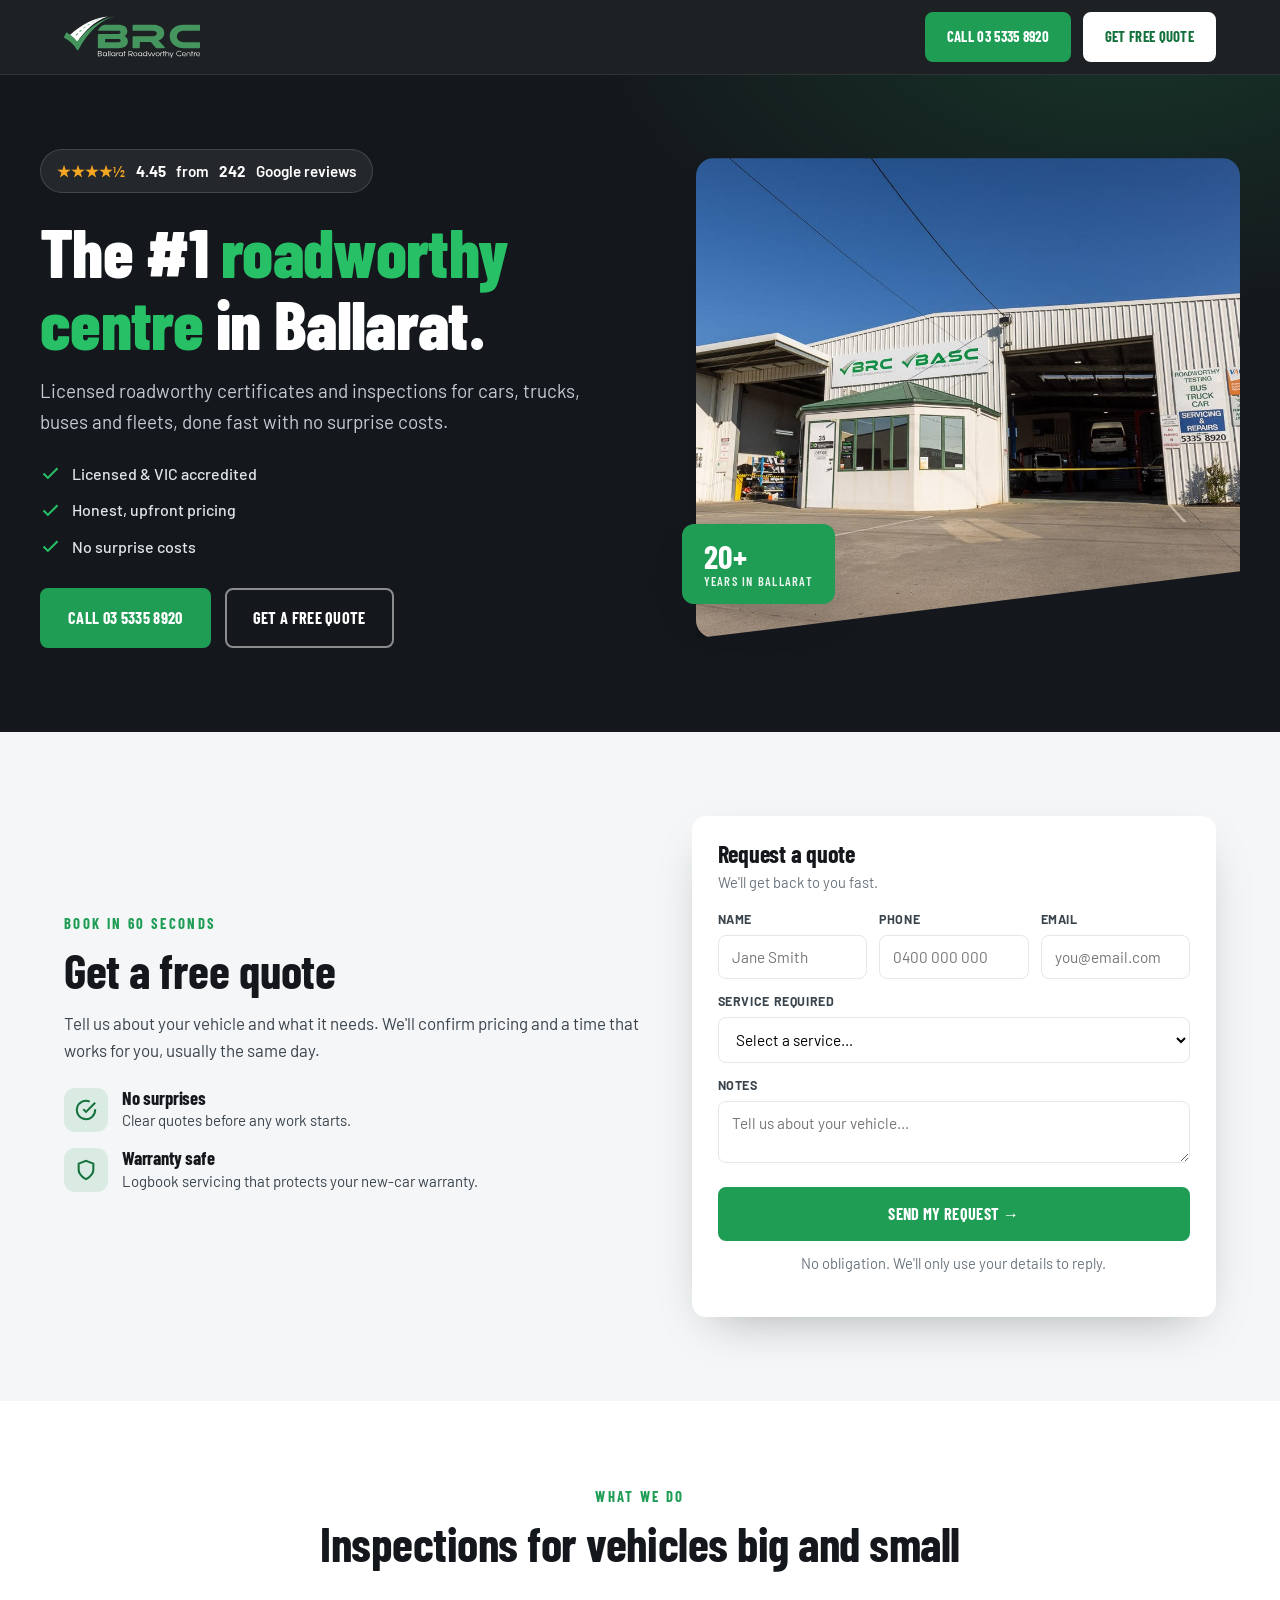
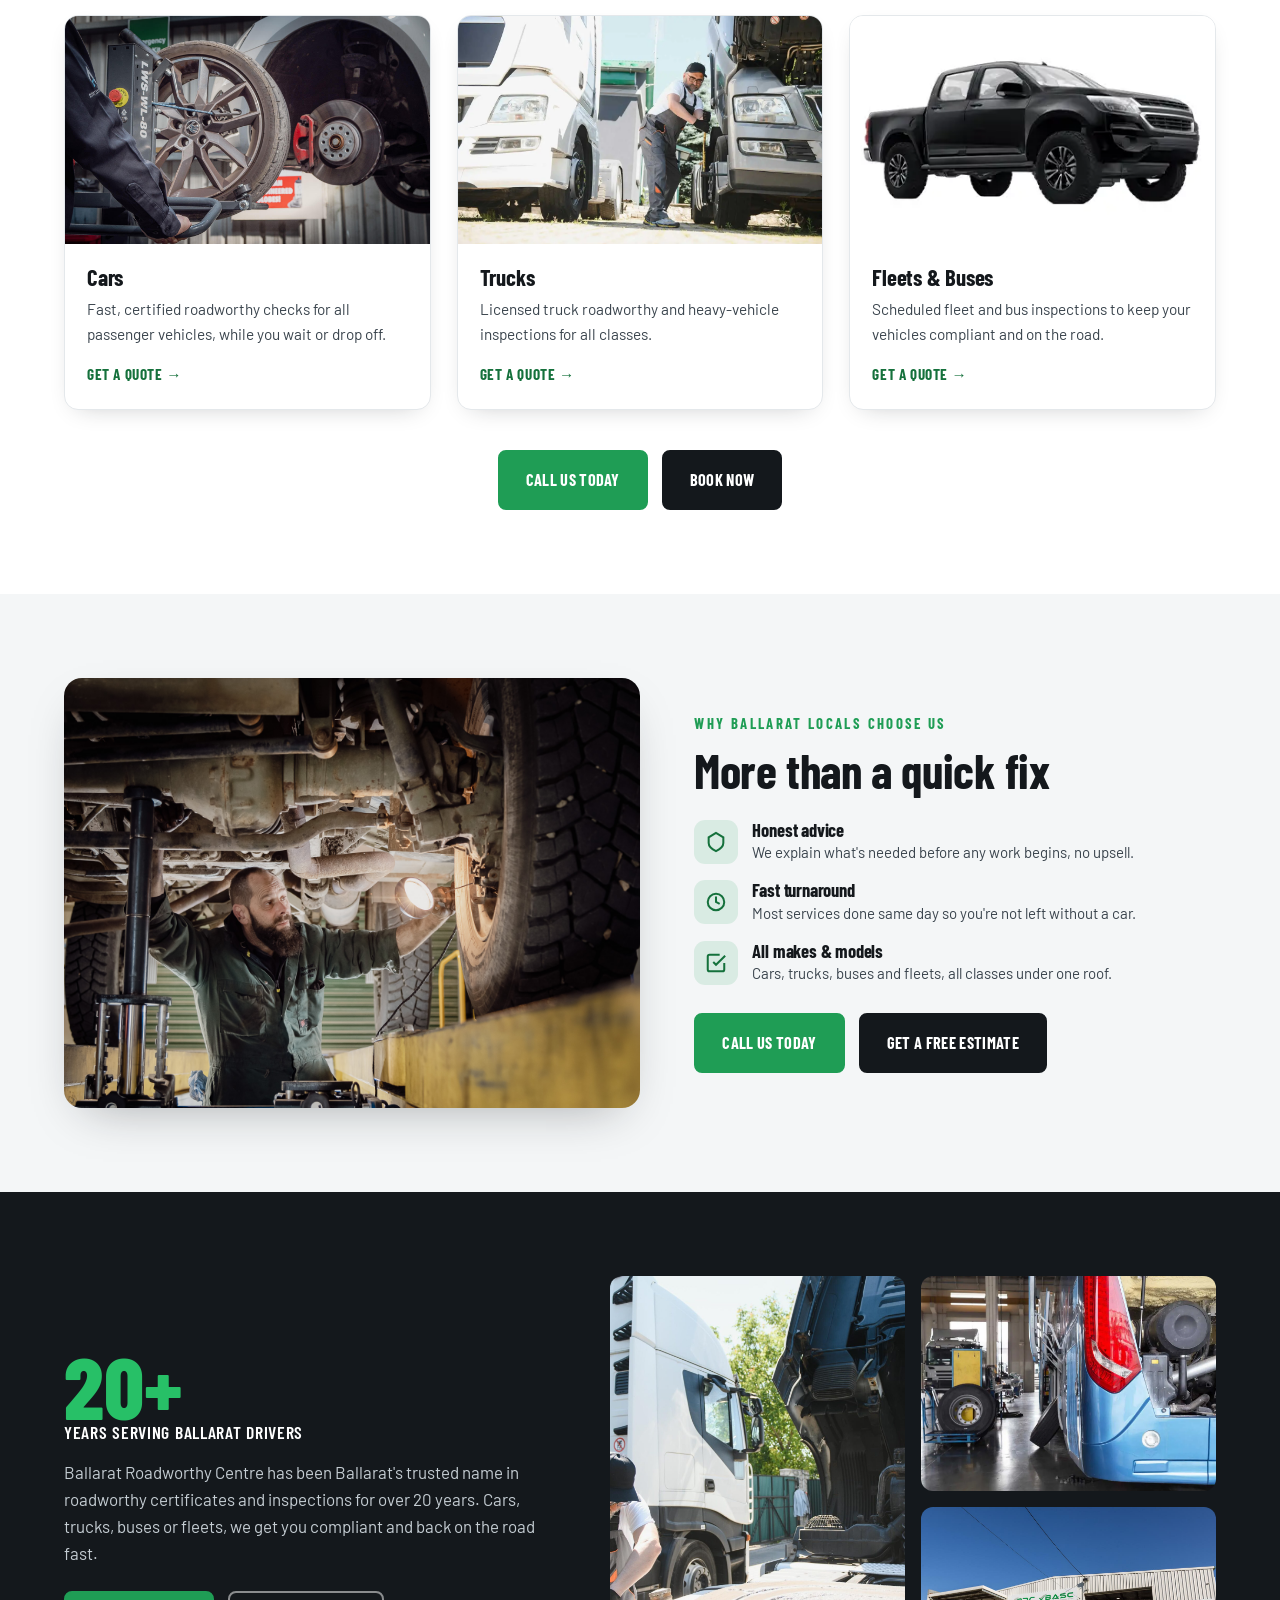
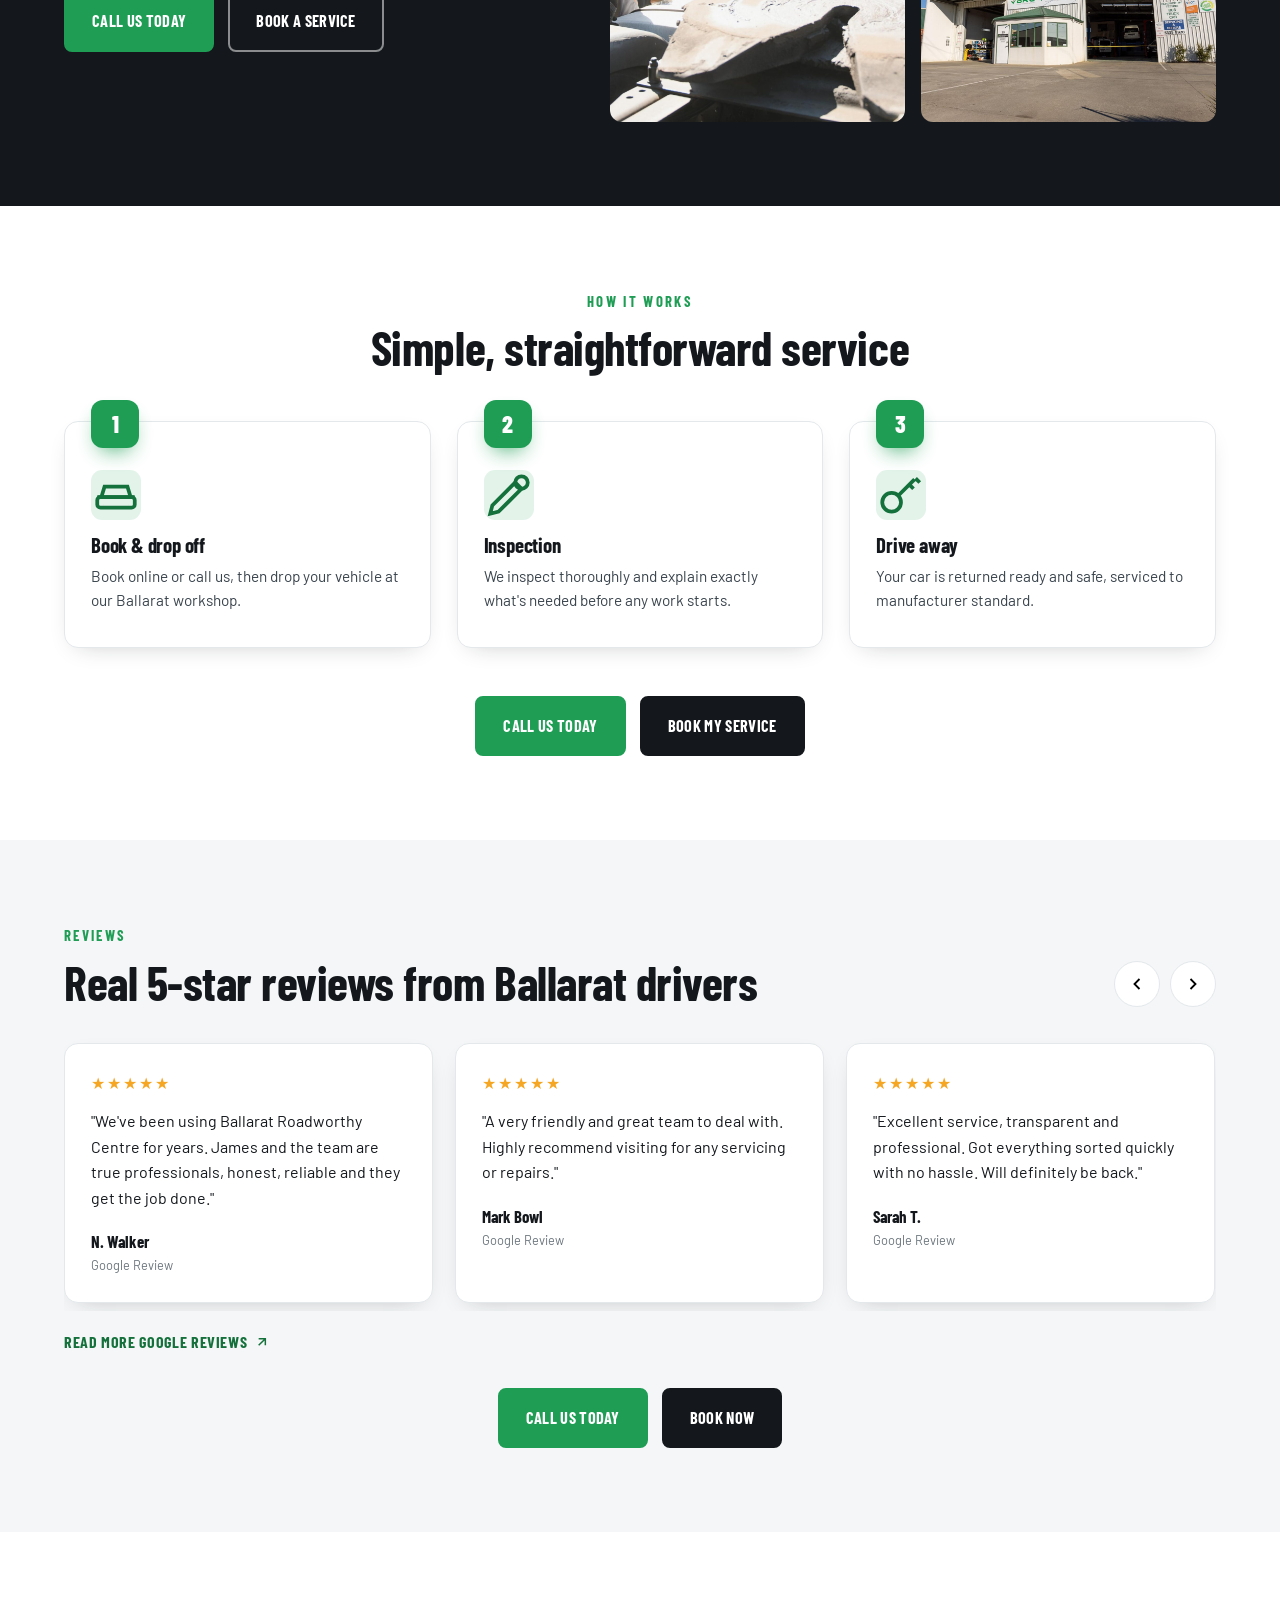
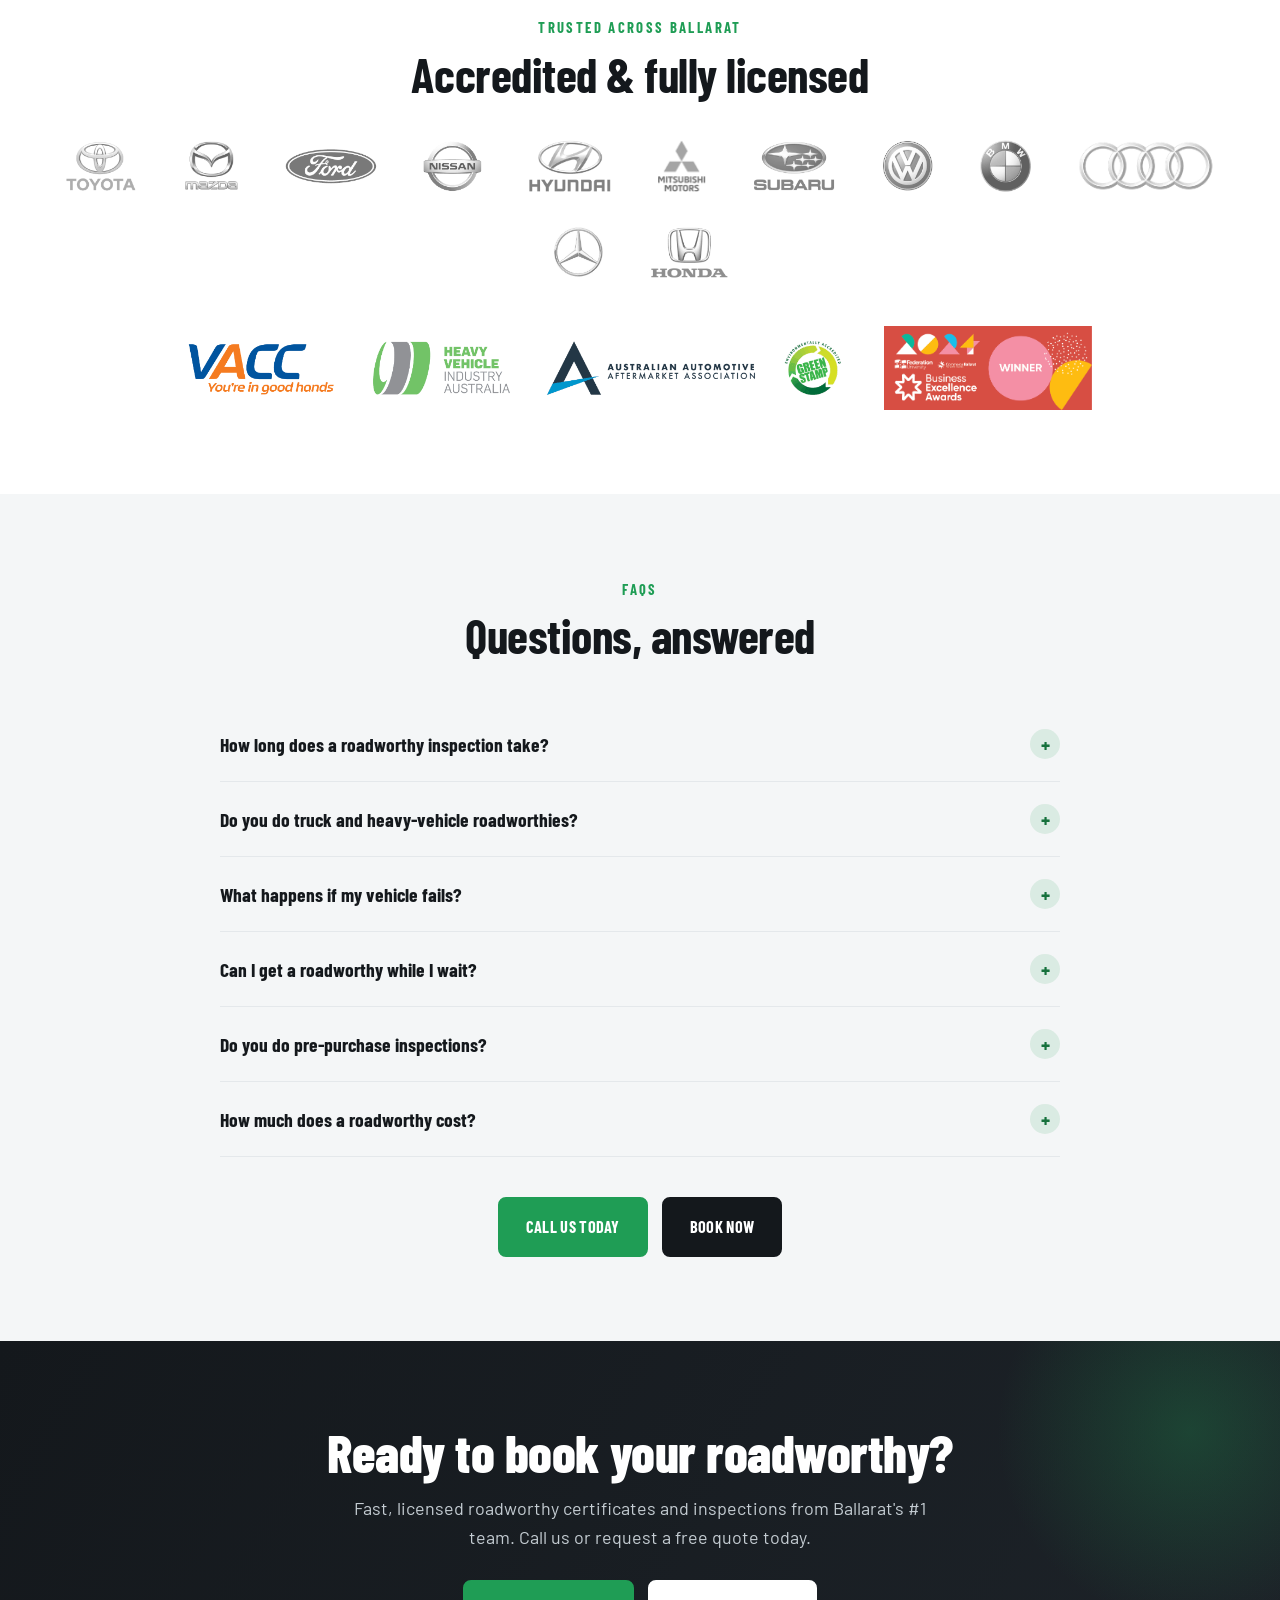
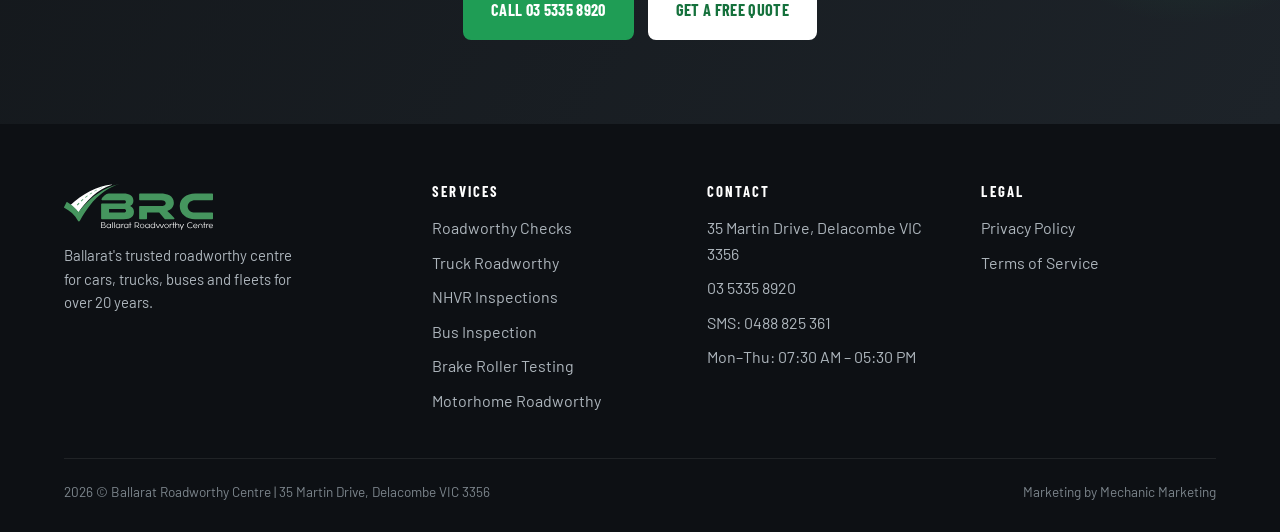
<file: index.html>
<!DOCTYPE html>
<html lang="en-AU">
<head>
<meta charset="UTF-8">
<meta name="viewport" content="width=device-width, initial-scale=1.0">
<link rel="canonical" href="https://teddi-coder.github.io/ballarat-roadworthy-centre/">
<title>Ballarat Roadworthy Centre | #1 Roadworthy &amp; Vehicle Inspections</title>
<meta name="description" content="Ballarat's #1 roadworthy centre. Licensed roadworthy certificates and inspections for cars, trucks, buses and fleets. Get a free quote today.">
<link rel="icon" type="image/png" href="favicon.png">
<link rel="apple-touch-icon" href="favicon.png">
<link rel="preconnect" href="https://fonts.googleapis.com">
<link rel="preconnect" href="https://fonts.gstatic.com" crossorigin>
<link href="https://fonts.googleapis.com/css2?family=Barlow+Condensed:wght@500;600;700;800&family=Barlow:wght@400;500;600;700&display=swap" rel="stylesheet">
<link rel="stylesheet" href="styles.css">
<script>(function(w,d,s,l,i){w[l]=w[l]||[];w[l].push({'gtm.start':new Date().getTime(),event:'gtm.js'});var f=d.getElementsByTagName(s)[0],j=d.createElement(s),dl=l!='dataLayer'?'&l='+l:'';j.async=true;j.src='https://www.googletagmanager.com/gtm.js?id='+i+dl;f.parentNode.insertBefore(j,f);})(window,document,'script','dataLayer','GTM-M9MFCFM');</script>
<script>var $wc_load=function(a){return JSON.parse(JSON.stringify(a))},$wc_leads=$wc_leads||{doc:{url:$wc_load(document.URL),ref:$wc_load(document.referrer),search:$wc_load(location.search),hash:$wc_load(location.hash)}};</script>
<script src="//s.ksrndkehqnwntyxlhgto.com/136484.js"></script>
</head>
<body>
<noscript><iframe src="https://www.googletagmanager.com/ns.html?id=GTM-M9MFCFM" height="0" width="0" style="display:none;visibility:hidden"></iframe></noscript>

<!-- ============ HEADER ============ -->
<header>
  <div class="wrap hdr">
    <a href="#top" class="brand">
      <img src="images/white-logo.svg" alt="Ballarat Roadworthy Centre" class="brand-logo">
    </a>
    <div class="hdr-cta">
      <a href="tel:+61353358920" class="btn btn-call">Call 03 5335 8920</a>
      <a href="#quote" class="btn btn-secondary">Get Free Quote</a>
    </div>
  </div>
</header>

<!-- ============ HERO ============ -->
<section class="hero" id="top">
  <div class="wrap hero-grid">
    <div class="hero-copy">
      <div class="trust-badge"><span class="stars">★★★★½</span> <b>4.45</b> from <b>242</b> Google reviews</div>
      <h1>The #1 <em>roadworthy centre</em> in Ballarat.</h1>
      <p class="sub">Licensed roadworthy certificates and inspections for cars, trucks, buses and fleets, done fast with no surprise costs.</p>
      <ul>
        <li><svg viewBox="0 0 24 24" fill="none" stroke="currentColor" stroke-width="2.4"><path d="M20 6 9 17l-5-5"/></svg> Licensed &amp; VIC accredited</li>
        <li><svg viewBox="0 0 24 24" fill="none" stroke="currentColor" stroke-width="2.4"><path d="M20 6 9 17l-5-5"/></svg> Honest, upfront pricing</li>
        <li><svg viewBox="0 0 24 24" fill="none" stroke="currentColor" stroke-width="2.4"><path d="M20 6 9 17l-5-5"/></svg> No surprise costs</li>
      </ul>
      <div class="cta-row">
        <a href="tel:+61353358920" class="btn btn-call">Call 03 5335 8920</a>
        <a href="#quote" class="btn btn-outline">Get a Free Quote</a>
      </div>
    </div>
    <div class="hero-media">
      <div class="frame"><img src="images/exterior.jpg" alt="Ballarat Roadworthy Centre workshop"></div>
      <div class="chip"><b>20+</b><span>Years in Ballarat</span></div>
    </div>
  </div>
</section>

<!-- ============ QUOTE FORM ============ -->
<section class="pad band-light" id="quote">
  <div class="wrap contact-grid">
    <div class="reveal">
      <div class="eyebrow">Book in 60 seconds</div>
      <h2 class="section-title">Get a free quote</h2>
      <p style="color:var(--steel);font-size:1.06rem;margin:14px 0 22px;max-width:34em">Tell us about your vehicle and what it needs. We'll confirm pricing and a time that works for you, usually the same day.</p>
      <ul class="reasons">
        <li><span class="ic"><svg viewBox="0 0 24 24" fill="none" stroke="currentColor" stroke-width="2.2"><path d="M22 11.08V12a10 10 0 1 1-5.93-9.14"/><path d="M22 4 12 14.01l-3-3"/></svg></span><div><h4>No surprises</h4><p>Clear quotes before any work starts.</p></div></li>
        <li><span class="ic"><svg viewBox="0 0 24 24" fill="none" stroke="currentColor" stroke-width="2.2"><path d="M12 22s8-4 8-10V5l-8-3-8 3v7c0 6 8 10 8 10z"/></svg></span><div><h4>Warranty safe</h4><p>Logbook servicing that protects your new-car warranty.</p></div></li>
      </ul>
    </div>
    <div class="quote-card reveal">
      <h3>Request a quote</h3>
      <p>We'll get back to you fast.</p>
      <form id="booking-form" novalidate>
      <div class="form-row-3">
        <div class="field"><label>Name</label><input type="text" placeholder="Jane Smith"></div>
        <div class="field"><label>Phone</label><input type="tel" placeholder="0400 000 000"></div>
        <div class="field"><label>Email</label><input type="email" placeholder="you@email.com"></div>
      </div>
      <div class="field"><label>Service required</label>
        <select><option>Select a service…</option><option>Car roadworthy (RWC)</option><option>Truck roadworthy</option><option>Bus inspection</option><option>Fleet inspection</option><option>Pre-purchase inspection</option><option>Other</option></select>
      </div>
      <div class="field"><label>Notes</label><textarea rows="2" placeholder="Tell us about your vehicle…"></textarea></div>
      <button type="submit" class="btn btn-call">Send my request →</button>
      <p class="form-reassure">No obligation. We'll only use your details to reply.</p>
      </form>
    </div>
  </div>
</section>

<!-- ============ SERVICES ============ -->
<section class="pad" id="services">
  <div class="wrap">
    <div class="center reveal">
      <div class="eyebrow">What we do</div>
      <h2 class="section-title">Inspections for vehicles big and small</h2>
    </div>
    <div class="svc-grid">
      <div class="svc-card reveal">
        <div class="svc-media"><img src="images/brakes.jpg" alt="Car roadworthy inspection"></div>
        <div class="svc-body"><h3>Cars</h3><p>Fast, certified roadworthy checks for all passenger vehicles, while you wait or drop off.</p><a href="ballarat-roadworthy-checks-inspections/" class="svc-link">Get a quote →</a></div>
      </div>
      <div class="svc-card reveal">
        <div class="svc-media"><img src="images/truck.webp" alt="Truck roadworthy inspection"></div>
        <div class="svc-body"><h3>Trucks</h3><p>Licensed truck roadworthy and heavy-vehicle inspections for all classes.</p><a href="truck-roadworthy-inspection/" class="svc-link">Get a quote →</a></div>
      </div>
      <div class="svc-card reveal">
        <div class="svc-media"><img src="images/fleet.webp" alt="Fleet inspections"></div>
        <div class="svc-body"><h3>Fleets &amp; Buses</h3><p>Scheduled fleet and bus inspections to keep your vehicles compliant and on the road.</p><a href="bus-inspection/" class="svc-link">Get a quote →</a></div>
      </div>
    </div>
    <div class="cta-row center" style="margin-top:40px">
      <a href="tel:+61353358920" class="btn btn-call">Call Us Today</a>
      <a href="#quote" class="btn btn-onlight">Book Now</a>
    </div>
  </div>
</section>

<!-- ============ WHY CHOOSE ============ -->
<section class="pad band-light" id="why">
  <div class="wrap split">
    <img class="reveal" src="images/unimog.jpg" alt="Heavy vehicle roadworthy at Ballarat Roadworthy Centre">
    <div class="reveal">
      <div class="eyebrow">Why Ballarat locals choose us</div>
      <h2 class="section-title">More than a quick fix</h2>
      <ul class="reasons">
        <li><span class="ic"><svg viewBox="0 0 24 24" fill="none" stroke="currentColor" stroke-width="2.2"><path d="M12 2 4 7v6c0 5 8 9 8 9s8-4 8-9V7z"/></svg></span><div><h4>Honest advice</h4><p>We explain what's needed before any work begins, no upsell.</p></div></li>
        <li><span class="ic"><svg viewBox="0 0 24 24" fill="none" stroke="currentColor" stroke-width="2.2"><path d="M12 6v6l4 2"/><circle cx="12" cy="12" r="9"/></svg></span><div><h4>Fast turnaround</h4><p>Most services done same day so you're not left without a car.</p></div></li>
        <li><span class="ic"><svg viewBox="0 0 24 24" fill="none" stroke="currentColor" stroke-width="2.2"><path d="m9 11 3 3L22 4"/><path d="M21 12v7a2 2 0 0 1-2 2H5a2 2 0 0 1-2-2V5a2 2 0 0 1 2-2h11"/></svg></span><div><h4>All makes &amp; models</h4><p>Cars, trucks, buses and fleets, all classes under one roof.</p></div></li>
      </ul>
      <div class="cta-row">
        <a href="tel:+61353358920" class="btn btn-call">Call Us Today</a>
        <a href="#quote" class="btn btn-onlight">Get a Free Estimate</a>
      </div>
    </div>
  </div>
</section>

<!-- ============ HERITAGE / 20+ YEARS ============ -->
<section class="pad band-dark">
  <div class="wrap heritage">
    <div class="reveal">
      <div class="stat">20+<span>Years serving Ballarat drivers</span></div>
      <p>Ballarat Roadworthy Centre has been Ballarat's trusted name in roadworthy certificates and inspections for over 20 years. Cars, trucks, buses or fleets, we get you compliant and back on the road fast.</p>
      <div class="cta-row" style="margin-top:24px">
        <a href="tel:+61353358920" class="btn btn-call">Call Us Today</a>
        <a href="#quote" class="btn btn-outline">Book a Service</a>
      </div>
    </div>
    <div class="heritage-imgs reveal">
      <img src="images/truck-garage.jpg" alt="Truck inspection in the workshop">
      <img src="images/bus.webp" alt="Bus inspection">
      <img src="images/exterior.jpg" alt="Ballarat Roadworthy Centre workshop exterior">
    </div>
  </div>
</section>

<!-- ============ PROCESS ============ -->
<section class="pad" id="process">
  <div class="wrap">
    <div class="center reveal">
      <div class="eyebrow">How it works</div>
      <h2 class="section-title">Simple, straightforward service</h2>
    </div>
    <div class="steps">
      <div class="step reveal"><div class="num">1</div>
        <div class="ic"><svg viewBox="0 0 24 24" fill="none" stroke="currentColor" stroke-width="1.8"><path d="M3 13h18M5 13l1.5-5h11L19 13M6 17h.01M18 17h.01"/><rect x="3" y="13" width="18" height="5" rx="1.5"/></svg></div>
        <h3>Book &amp; drop off</h3><p>Book online or call us, then drop your vehicle at our Ballarat workshop.</p></div>
      <div class="step reveal"><div class="num">2</div>
        <div class="ic"><svg viewBox="0 0 24 24" fill="none" stroke="currentColor" stroke-width="1.8"><path d="m14.7 6.3 3 3M3 21l4-1 11-11-3-3L4 17z"/><circle cx="18" cy="6" r="3"/></svg></div>
        <h3>Inspection</h3><p>We inspect thoroughly and explain exactly what's needed before any work starts.</p></div>
      <div class="step reveal"><div class="num">3</div>
        <div class="ic"><svg viewBox="0 0 24 24" fill="none" stroke="currentColor" stroke-width="1.8"><circle cx="7.5" cy="15.5" r="4.5"/><path d="m10.5 12.5 8-8M16 7l2 2M19 4l2 2"/></svg></div>
        <h3>Drive away</h3><p>Your car is returned ready and safe, serviced to manufacturer standard.</p></div>
    </div>
    <div class="cta-row center" style="margin-top:48px">
      <a href="tel:+61353358920" class="btn btn-call">Call Us Today</a>
      <a href="#quote" class="btn btn-onlight">Book My Service</a>
    </div>
  </div>
</section>

<!-- ============ REVIEWS ============ -->
<section class="pad band-light" id="reviews">
  <div class="wrap">
    <div class="rev-head reveal">
      <div>
        <div class="eyebrow">Reviews</div>
        <h2 class="section-title">Real 5-star reviews from Ballarat drivers</h2>
      </div>
      <div class="rev-ctrls">
        <button id="revPrev" aria-label="Previous review"><svg viewBox="0 0 24 24" fill="none" stroke="currentColor" stroke-width="2.2"><path d="m15 18-6-6 6-6"/></svg></button>
        <button id="revNext" aria-label="Next review"><svg viewBox="0 0 24 24" fill="none" stroke="currentColor" stroke-width="2.2"><path d="m9 18 6-6-6-6"/></svg></button>
      </div>
    </div>
    <div class="rev-track" id="revTrack">
      <div class="rev-card"><div class="stars">★★★★★</div><p class="q">"We've been using Ballarat Roadworthy Centre for years. James and the team are true professionals, honest, reliable and they get the job done."</p><div class="who">N. Walker</div><div class="src">Google Review</div></div>
      <div class="rev-card"><div class="stars">★★★★★</div><p class="q">"A very friendly and great team to deal with. Highly recommend visiting for any servicing or repairs."</p><div class="who">Mark Bowl</div><div class="src">Google Review</div></div>
      <div class="rev-card"><div class="stars">★★★★★</div><p class="q">"Excellent service, transparent and professional. Got everything sorted quickly with no hassle. Will definitely be back."</p><div class="who">Sarah T.</div><div class="src">Google Review</div></div>
      <div class="rev-card"><div class="stars">★★★★★</div><p class="q">"Honest pricing and they kept me informed the whole way through. Hard to find a mechanic you can trust like this."</p><div class="who">Daniel R.</div><div class="src">Google Review</div></div>
      <div class="rev-card"><div class="stars">★★★★★</div><p class="q">"Booked in for a logbook service, done same day and cheaper than the dealer. Couldn't be happier."</p><div class="who">Leanne M.</div><div class="src">Google Review</div></div>
    </div>
    <div style="margin-top:18px">
      <a href="https://www.google.com/maps/place/Ballarat+Roadworthy+Centre" target="_blank" rel="noopener" class="rev-more">Read more Google reviews
        <svg viewBox="0 0 24 24" width="16" height="16" fill="none" stroke="currentColor" stroke-width="2.2"><path d="M7 17 17 7M7 7h10v10"/></svg></a>
    </div>
    <div class="cta-row center" style="margin-top:34px">
      <a href="tel:+61353358920" class="btn btn-call">Call Us Today</a>
      <a href="#quote" class="btn btn-onlight">Book Now</a>
    </div>
  </div>
</section>

<!-- ============ BRANDS ============ -->
<section class="pad" id="brands">
  <div class="wrap center">
    <div class="eyebrow reveal">Trusted across Ballarat</div>
    <h2 class="section-title reveal">Accredited &amp; fully licensed</h2>
    <div class="brands reveal">
      <img src="images/brand-toyota.png" alt="Toyota"><img src="images/brand-mazda.png" alt="Mazda"><img src="images/brand-ford.png" alt="Ford">
      <img src="images/brand-nissan.png" alt="Nissan"><img src="images/brand-hyundai.png" alt="Hyundai"><img src="images/brand-mitsubishi.png" alt="Mitsubishi">
      <img src="images/brand-subaru.png" alt="Subaru"><img src="images/brand-vw.png" alt="Volkswagen"><img src="images/brand-bmw.png" alt="BMW">
      <img src="images/brand-audi.png" alt="Audi"><img src="images/brand-mercedes.png" alt="Mercedes-Benz"><img src="images/brand-honda.png" alt="Honda">
    </div>
    <div class="accred reveal" style="margin-top:48px">
      <img src="images/accreditation.png" alt="VACC, AAAA, HVIA and Green Stamp accredited">
      <img class="bea" src="images/bea-winner.png" alt="Ballarat Excellence Awards 2024 Winner">
    </div>
  </div>
</section>

<!-- ============ FAQ ============ -->
<section class="pad band-light" id="faq">
  <div class="wrap">
    <div class="center reveal">
      <div class="eyebrow">FAQs</div>
      <h2 class="section-title">Questions, answered</h2>
    </div>
    <div class="faq">
      <div class="faq-item"><button class="faq-q" aria-expanded="false">How long does a roadworthy inspection take? <span class="pm">+</span></button><div class="faq-a"><p>A standard car roadworthy takes about 45–60 minutes. Trucks and buses take longer, we'll confirm a time when you book.</p></div></div>
      <div class="faq-item"><button class="faq-q" aria-expanded="false">Do you do truck and heavy-vehicle roadworthies? <span class="pm">+</span></button><div class="faq-a"><p>Yes. We're a licensed tester for heavy vehicles including trucks, buses and fleets.</p></div></div>
      <div class="faq-item"><button class="faq-q" aria-expanded="false">What happens if my vehicle fails? <span class="pm">+</span></button><div class="faq-a"><p>We give you a clear report of what needs fixing. Repair it with us or elsewhere, then we'll re-check the items, often at no extra charge within the allowed period.</p></div></div>
      <div class="faq-item"><button class="faq-q" aria-expanded="false">Can I get a roadworthy while I wait? <span class="pm">+</span></button><div class="faq-a"><p>For most cars, yes. Book ahead and you can wait on site, or drop off and we'll call when it's done.</p></div></div>
      <div class="faq-item"><button class="faq-q" aria-expanded="false">Do you do pre-purchase inspections? <span class="pm">+</span></button><div class="faq-a"><p>Yes. We'll thoroughly inspect a vehicle before you buy so you know exactly what you're getting.</p></div></div>
      <div class="faq-item"><button class="faq-q" aria-expanded="false">How much does a roadworthy cost? <span class="pm">+</span></button><div class="faq-a"><p>It depends on the vehicle type. Call us or request a quote and we'll give you an upfront price, no surprises.</p></div></div>
    </div>
    <div class="cta-row center" style="margin-top:40px">
      <a href="tel:+61353358920" class="btn btn-call">Call Us Today</a>
      <a href="#quote" class="btn btn-onlight">Book Now</a>
    </div>
  </div>
</section>

<!-- ============ FINAL CTA ============ -->
<section class="pad final">
  <div class="wrap">
    <h2>Ready to book your roadworthy?</h2>
    <p>Fast, licensed roadworthy certificates and inspections from Ballarat's #1 team. Call us or request a free quote today.</p>
    <div class="cta-row center">
      <a href="tel:+61353358920" class="btn btn-call">Call 03 5335 8920</a>
      <a href="#quote" class="btn btn-secondary">Get a Free Quote</a>
    </div>
  </div>
</section>

<!-- ============ FOOTER ============ -->
<footer>
  <div class="wrap">
    <div class="ft-grid">
      <div class="ft-brand">
        <img src="images/white-logo.svg" alt="Ballarat Roadworthy Centre" style="height:46px">
        <p>Ballarat's trusted roadworthy centre for cars, trucks, buses and fleets for over 20 years.</p>
      </div>
      <div><h4>Services</h4><ul>
        <li><a href="ballarat-roadworthy-checks-inspections/">Roadworthy Checks</a></li>
        <li><a href="truck-roadworthy-inspection/">Truck Roadworthy</a></li>
        <li><a href="nhvr-inspections/">NHVR Inspections</a></li>
        <li><a href="bus-inspection/">Bus Inspection</a></li>
        <li><a href="brake-roller-testing/">Brake Roller Testing</a></li>
        <li><a href="motorhome-roadworthy/">Motorhome Roadworthy</a></li>
      </ul></div>
      <div><h4>Contact</h4><ul>
        <li><a href="https://maps.google.com/?q=35+Martin+Drive,+Delacombe+VIC+3356" target="_blank" rel="noopener">35 Martin Drive, Delacombe VIC 3356</a></li>
        <li><a href="tel:+61353358920">03 5335 8920</a></li>
        <li><a href="sms:0488825361">SMS: 0488 825 361</a></li>
        <li>Mon&ndash;Thu: 07:30 AM &ndash; 05:30 PM</li>
      </ul></div>
      <div><h4>Legal</h4><ul>
        <li><a href="privacy-policy/">Privacy Policy</a></li>
        <li><a href="terms-of-service/">Terms of Service</a></li>
      </ul></div>
    </div>
    <div class="ft-bottom">
      <span>2026 &copy; Ballarat Roadworthy Centre | 35 Martin Drive, Delacombe VIC 3356</span>
      <a href="https://mechanicmarketing.co" target="_blank" rel="noopener">Marketing by Mechanic Marketing</a>
    </div>
  </div>
</footer>

<!-- ============ MOBILE STICKY BAR ============ -->
<div class="mobile-bar">
  <a href="tel:+61353358920" class="mb-call">Call Now</a>
  <a href="#quote" class="mb-quote">Get a Quote</a>
</div>

<script>
// FAQ accordion
document.querySelectorAll('.faq-q').forEach(b=>{
  b.addEventListener('click',()=>{
    const open=b.getAttribute('aria-expanded')==='true';
    const a=b.nextElementSibling;
    b.setAttribute('aria-expanded',!open);
    a.style.maxHeight=open?null:a.scrollHeight+'px';
  });
});
// Reviews carousel arrows
const track=document.getElementById('revTrack');
const card=()=>track.querySelector('.rev-card').getBoundingClientRect().width+22;
document.getElementById('revNext').onclick=()=>track.scrollBy({left:card(),behavior:'smooth'});
document.getElementById('revPrev').onclick=()=>track.scrollBy({left:-card(),behavior:'smooth'});
// Reveal on scroll
const io=new IntersectionObserver((es)=>es.forEach(e=>{if(e.isIntersecting){e.target.classList.add('in');io.unobserve(e.target);}}),{threshold:.12});
document.querySelectorAll('.reveal').forEach(el=>io.observe(el));

// Booking form submit
(function() {
  'use strict';
  var form = document.getElementById('booking-form');
  if (!form) return;

  form.addEventListener('submit', function(e) {
    e.preventDefault();

    // WhatConverts — fire immediately on submit, before anything else
    try {
      if (typeof window.wc_capture_form === 'function') {
        window.wc_capture_form(form);
      }
    } catch (wcErr) {
      console.warn('WhatConverts capture failed:', wcErr);
    }

    // Show success message
    form.innerHTML = '<p style="padding:1rem 0;font-weight:600;">Thanks! We\'ll be in touch shortly.</p>';
  });
}());
</script>
</body>
</html>
</file>
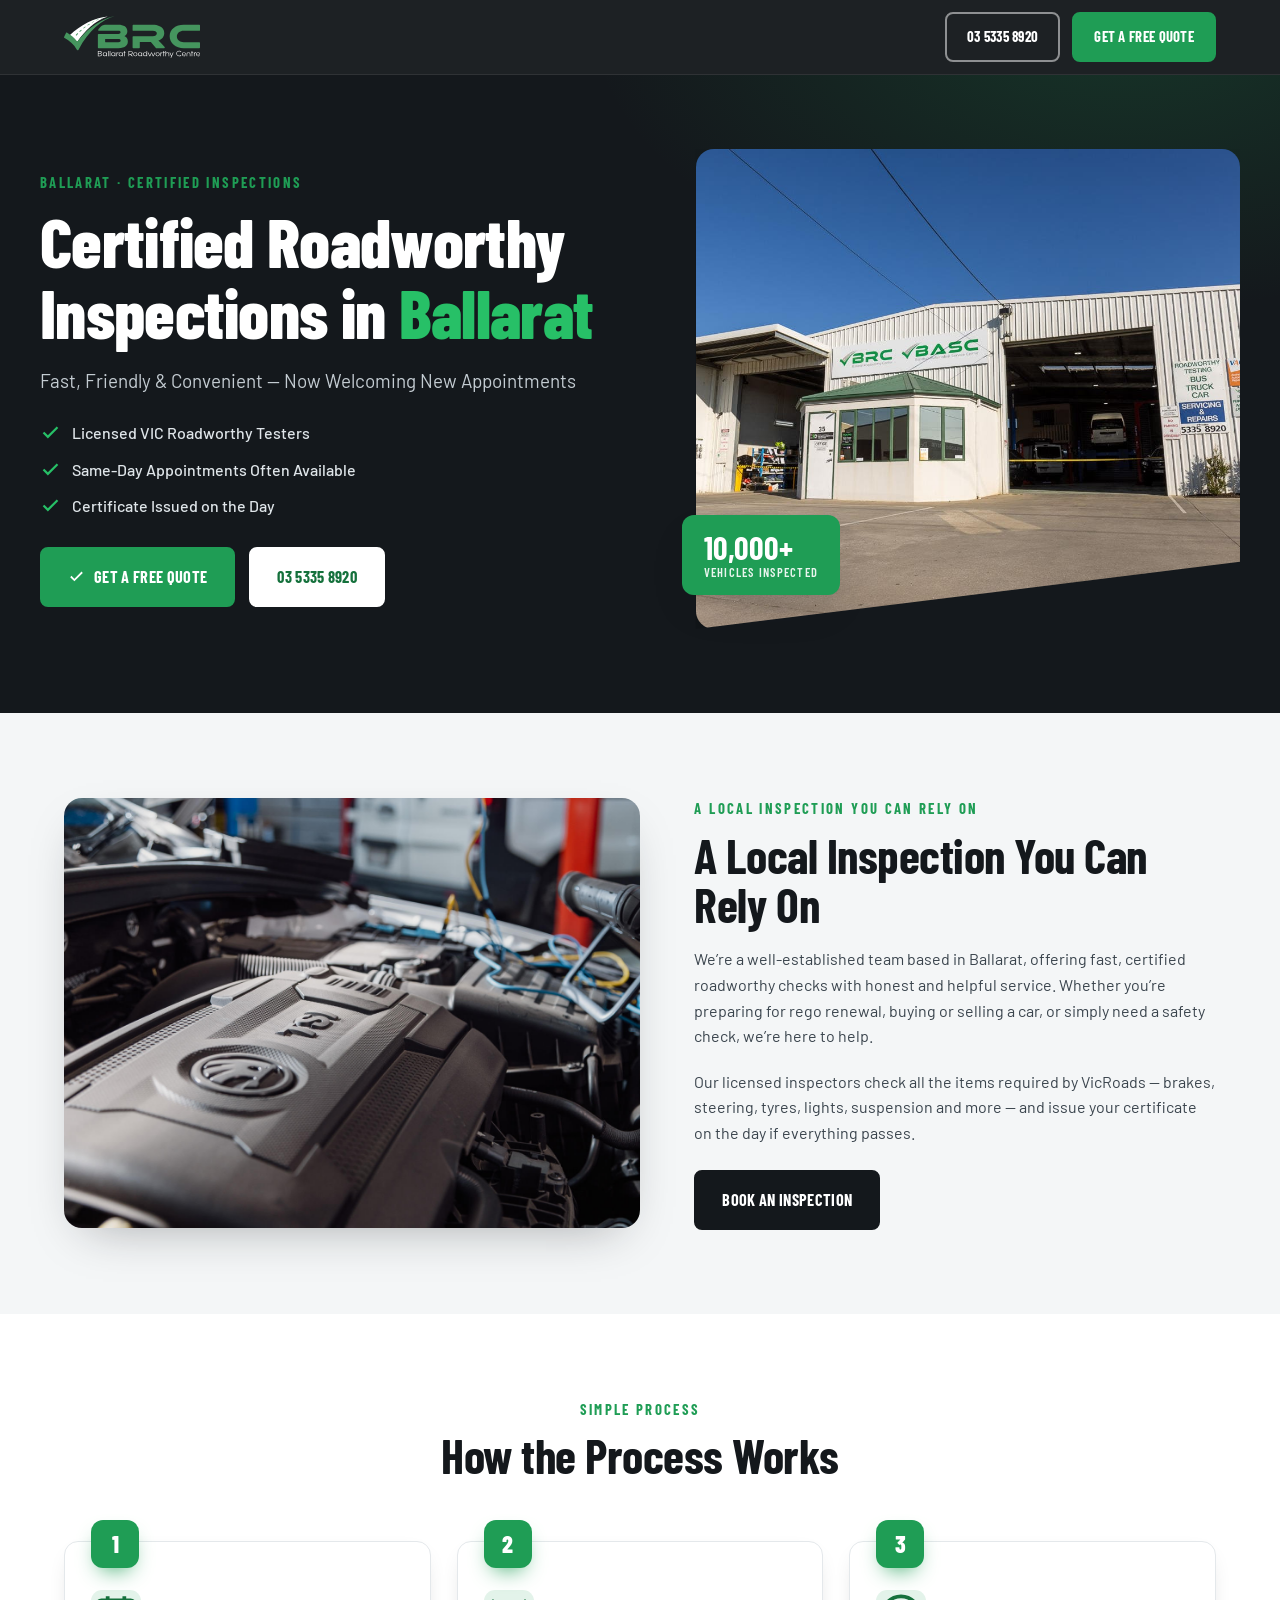
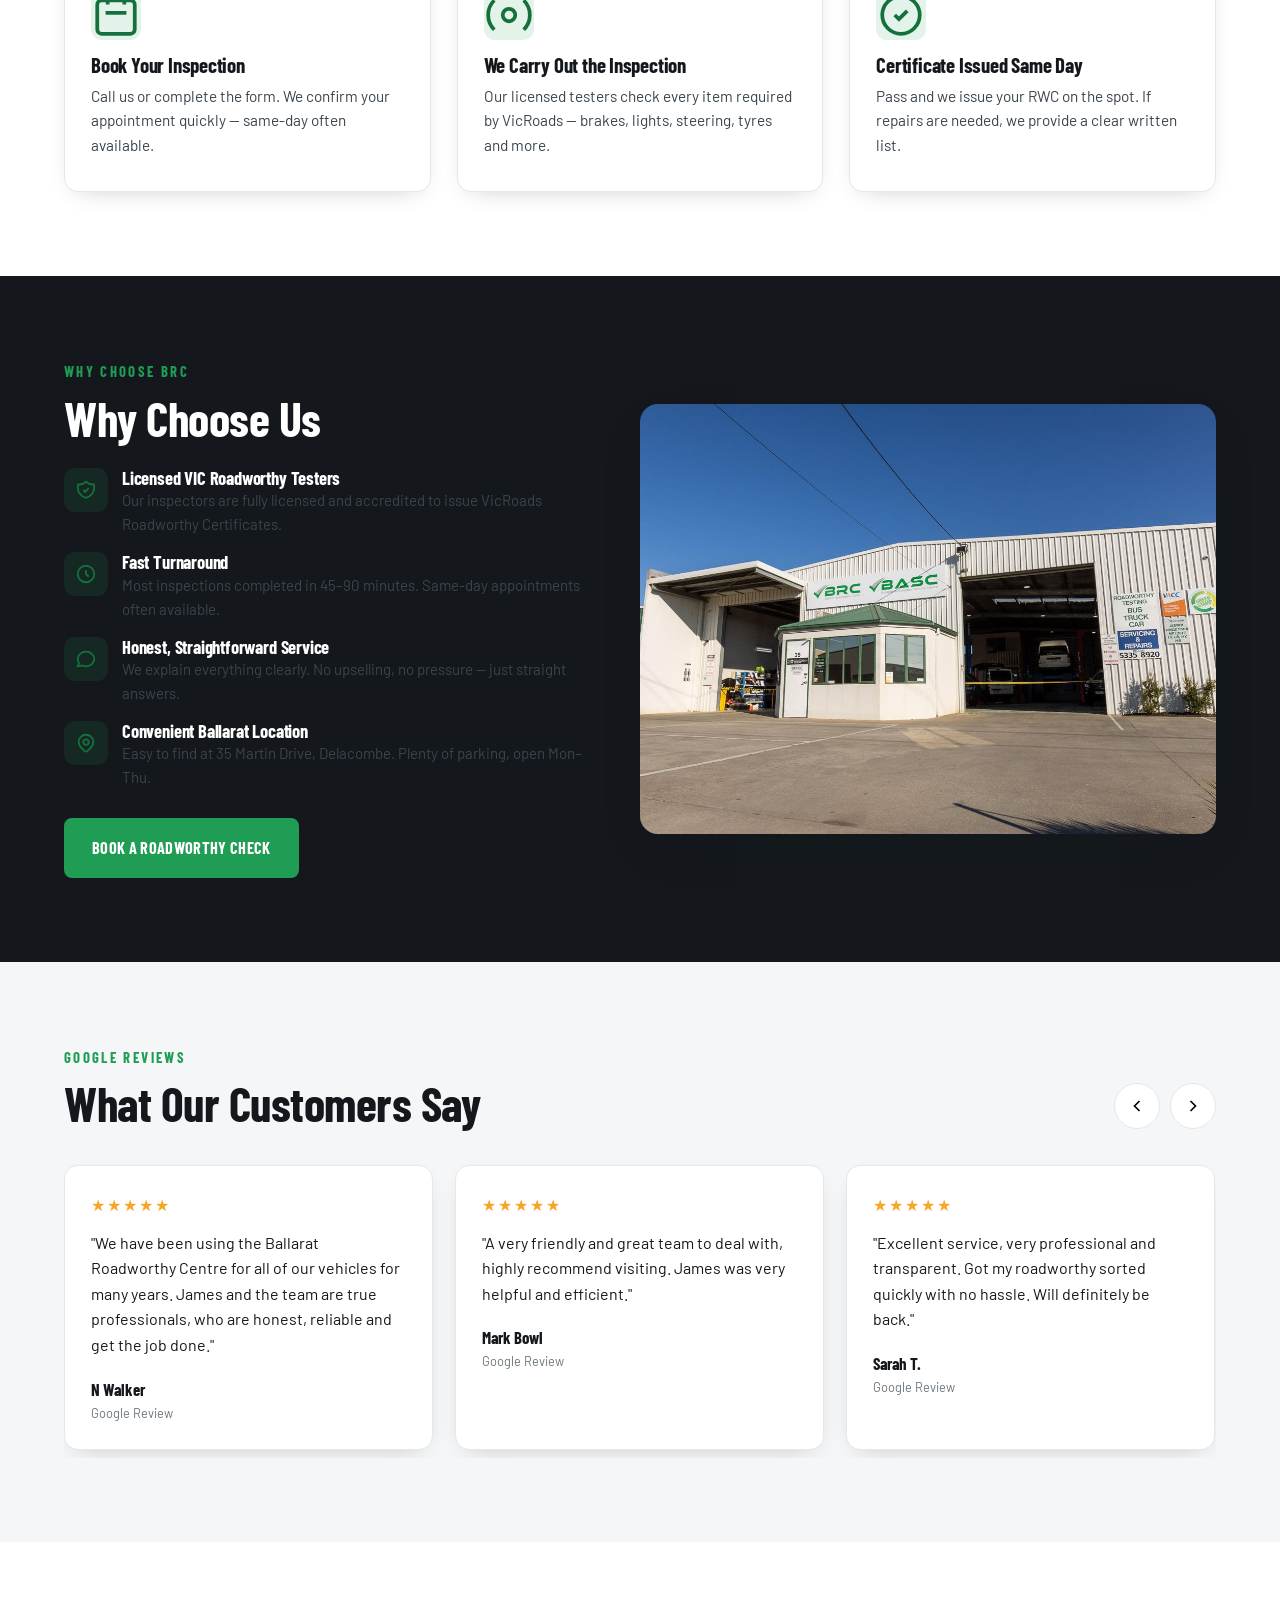
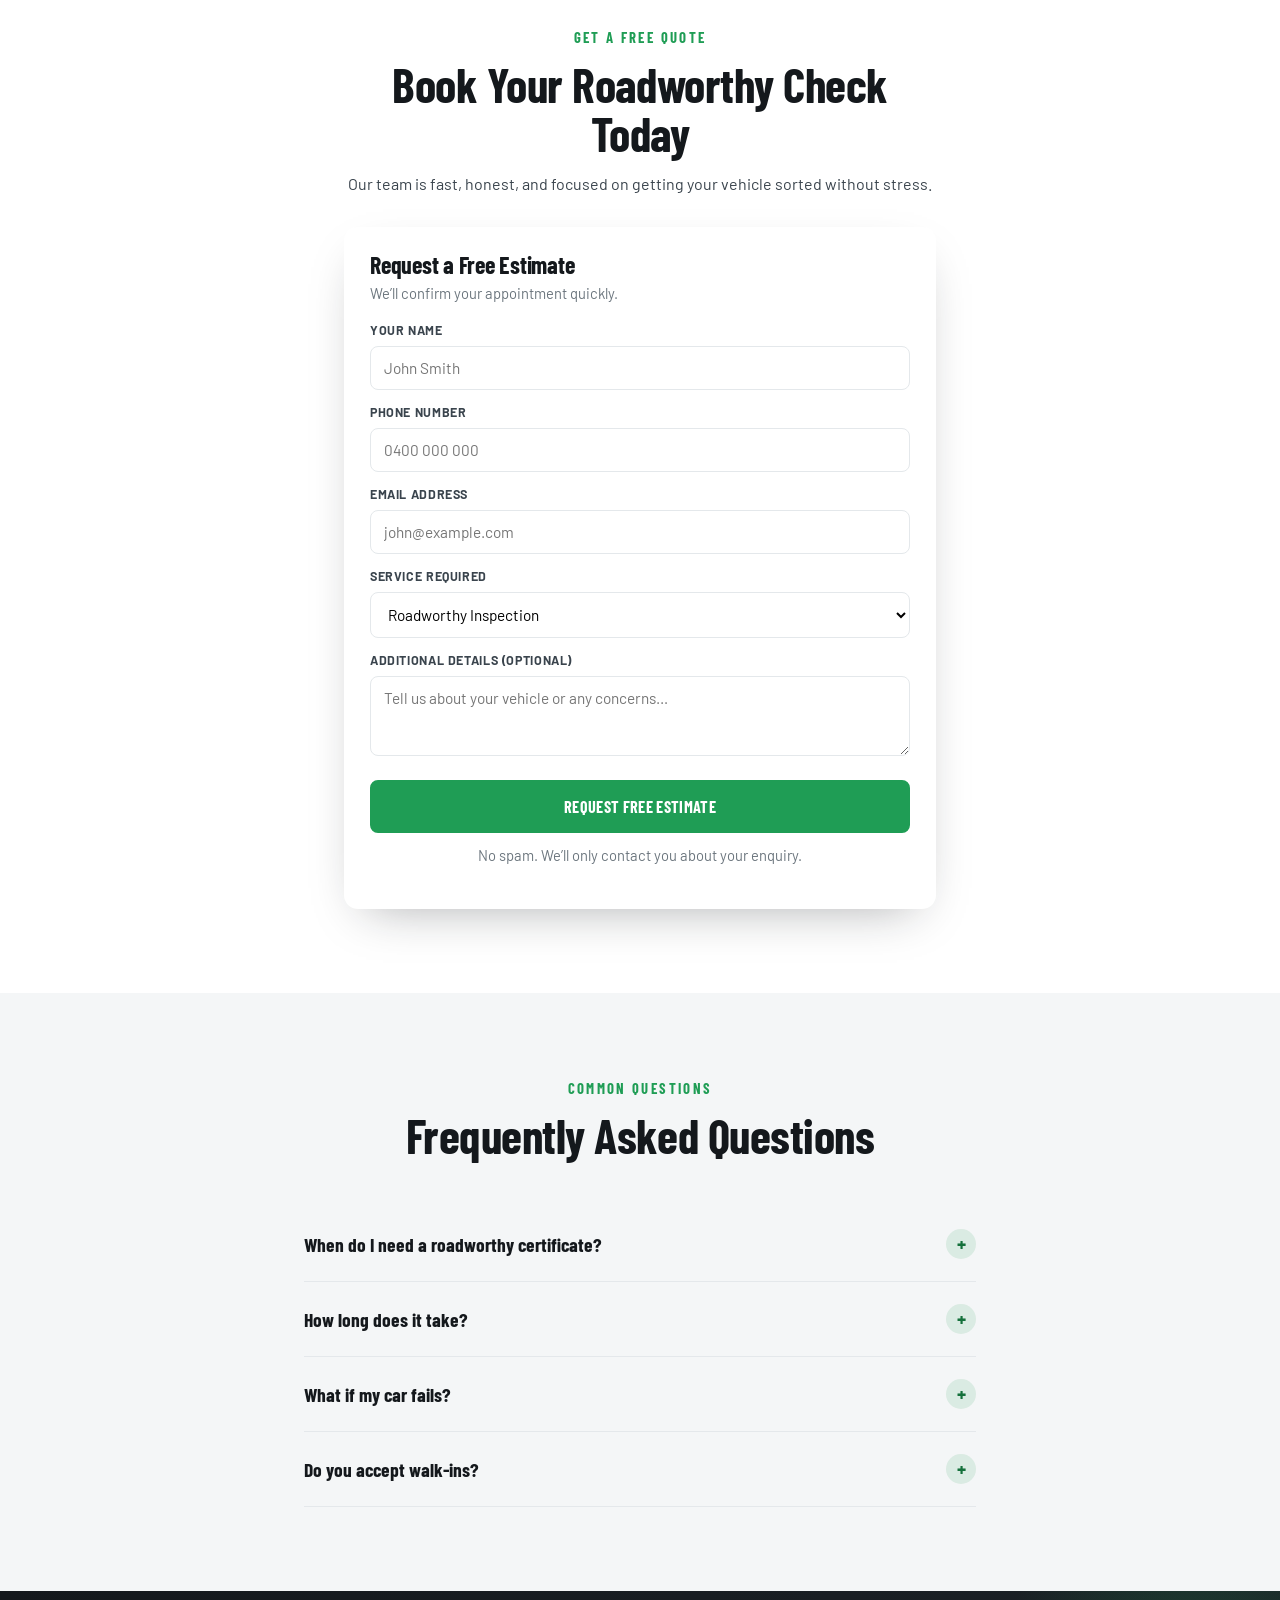
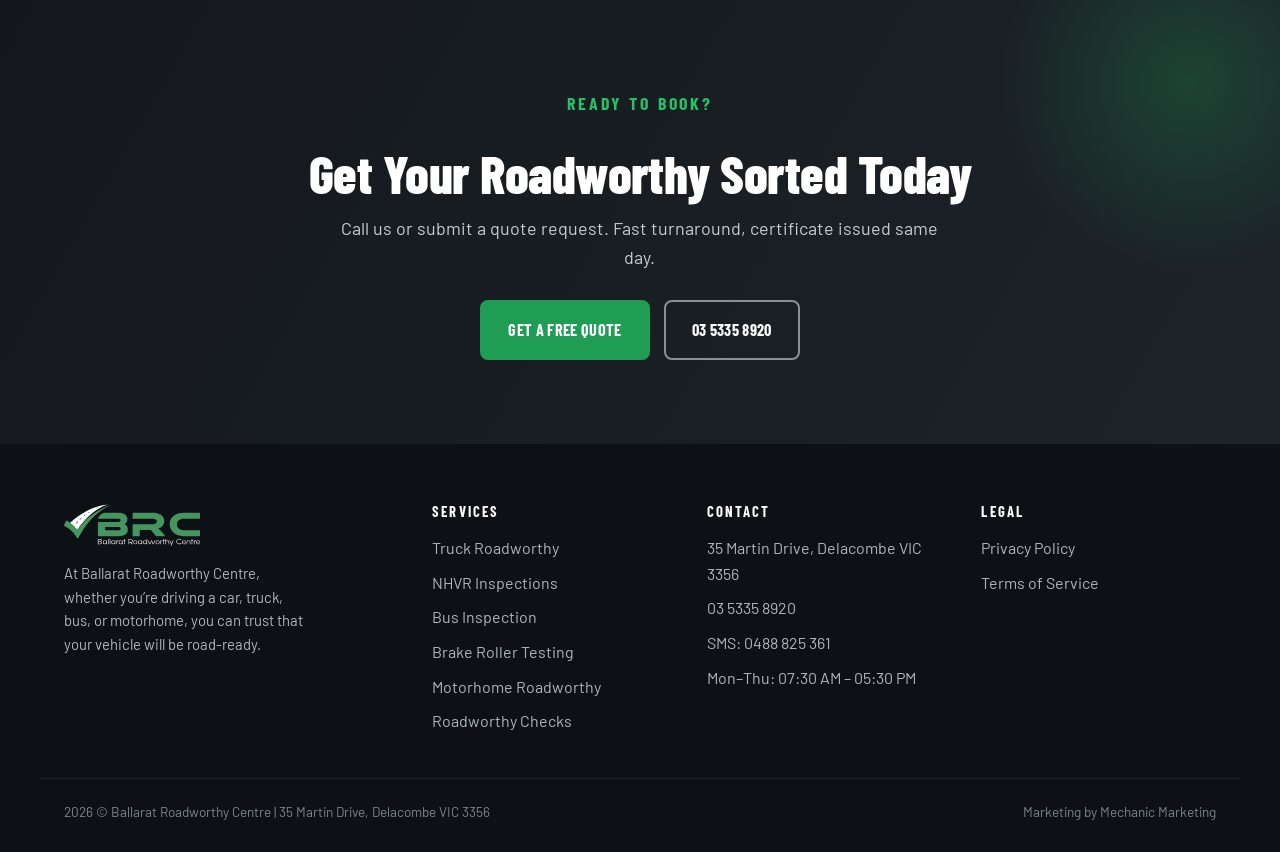
<file: ballarat-roadworthy-checks-inspections/index.html>
<!DOCTYPE html>
<html lang="en">
<head>
  <meta charset="UTF-8">
  <meta name="viewport" content="width=device-width, initial-scale=1.0">
  <title>Roadworthy Checks &amp; Inspections Ballarat | Certified &amp; Fast</title>
  <meta name="description" content="Fast, certified roadworthy checks and inspections in Ballarat. Honest service, same-day appointments often available. Book online.">
  <link rel="icon" type="image/png" href="../favicon.png">
  <link rel="apple-touch-icon" href="../favicon.png">
  <link rel="preconnect" href="https://fonts.googleapis.com">
  <link rel="preconnect" href="https://fonts.gstatic.com" crossorigin>
  <link href="https://fonts.googleapis.com/css2?family=Barlow+Condensed:wght@600;700;800&family=Barlow:wght@400;500;600&display=swap" rel="stylesheet">
  <link rel="stylesheet" href="../styles.css">
  <script>(function(w,d,s,l,i){w[l]=w[l]||[];w[l].push({'gtm.start':new Date().getTime(),event:'gtm.js'});var f=d.getElementsByTagName(s)[0],j=d.createElement(s),dl=l!='dataLayer'?'&l='+l:'';j.async=true;j.src='https://www.googletagmanager.com/gtm.js?id='+i+dl;f.parentNode.insertBefore(j,f);})(window,document,'script','dataLayer','GTM-M9MFCFM');</script>
  <script>var $wc_load=function(a){return JSON.parse(JSON.stringify(a))},$wc_leads=$wc_leads||{doc:{url:$wc_load(document.URL),ref:$wc_load(document.referrer),search:$wc_load(location.search),hash:$wc_load(location.hash)}};</script>
  <script src="//s.ksrndkehqnwntyxlhgto.com/136716.js"></script>
</head>
<body>
<noscript><iframe src="https://www.googletagmanager.com/ns.html?id=GTM-M9MFCFM" height="0" width="0" style="display:none;visibility:hidden"></iframe></noscript>

<header>
  <div class="hdr wrap">
    <a href="../"><img src="../images/white-logo-new.svg" alt="Ballarat Roadworthy Centre" class="brand-logo"></a>
    <div class="hdr-cta">
      <a href="tel:+61353358920" class="btn btn-outline">03 5335 8920</a>
      <a href="#form" class="btn btn-call">Get a Free Quote</a>
    </div>
  </div>
</header>

<section class="hero">
  <div class="wrap hero-grid">
    <div class="hero-copy reveal">
      <p class="eyebrow">Ballarat &middot; Certified Inspections</p>
      <h1>Certified Roadworthy<br>Inspections in <em>Ballarat</em></h1>
      <p class="sub">Fast, Friendly &amp; Convenient &mdash; Now Welcoming New Appointments</p>
      <ul>
        <li><svg viewBox="0 0 24 24" fill="none" stroke="currentColor" stroke-width="2.5"><polyline points="20 6 9 17 4 12"/></svg>Licensed VIC Roadworthy Testers</li>
        <li><svg viewBox="0 0 24 24" fill="none" stroke="currentColor" stroke-width="2.5"><polyline points="20 6 9 17 4 12"/></svg>Same-Day Appointments Often Available</li>
        <li><svg viewBox="0 0 24 24" fill="none" stroke="currentColor" stroke-width="2.5"><polyline points="20 6 9 17 4 12"/></svg>Certificate Issued on the Day</li>
      </ul>
      <div class="cta-row">
        <a href="#form" class="btn btn-call"><svg viewBox="0 0 24 24" fill="none" stroke="currentColor" stroke-width="2.5"><polyline points="20 6 9 17 4 12"/></svg>Get a Free Quote</a>
        <a href="tel:+61353358920" class="btn btn-secondary">03 5335 8920</a>
      </div>
    </div>
    <div class="hero-media reveal">
      <div class="frame">
        <img src="../images/exterior.jpg" alt="Ballarat Roadworthy Centre workshop" loading="eager">
      </div>
      <div class="chip"><b>10,000+</b><span>Vehicles inspected</span></div>
    </div>
  </div>
</section>

<section class="pad band-light">
  <div class="wrap split reveal">
    <img src="../images/diagnostics.jpg" alt="Roadworthy inspection in progress" loading="lazy">
    <div>
      <p class="eyebrow">A Local Inspection You Can Rely On</p>
      <h2 class="section-title">A Local Inspection You Can Rely On</h2>
      <p style="color:var(--steel);margin:16px 0 20px">We&rsquo;re a well-established team based in Ballarat, offering fast, certified roadworthy checks with honest and helpful service. Whether you&rsquo;re preparing for rego renewal, buying or selling a car, or simply need a safety check, we&rsquo;re here to help.</p>
      <p style="color:var(--steel);margin-bottom:24px">Our licensed inspectors check all the items required by VicRoads &mdash; brakes, steering, tyres, lights, suspension and more &mdash; and issue your certificate on the day if everything passes.</p>
      <a href="#form" class="btn btn-onlight">Book an Inspection</a>
    </div>
  </div>
</section>

<section class="pad">
  <div class="wrap reveal">
    <p class="eyebrow center">Simple Process</p>
    <h2 class="section-title center">How the Process Works</h2>
    <div class="steps" style="margin-top:60px">
      <div class="step">
        <div class="num">1</div>
        <div class="ic"><svg viewBox="0 0 24 24" fill="none" stroke="currentColor" stroke-width="1.8"><path d="M8 7V3m8 4V3m-9 8h10M5 21h14a2 2 0 002-2V7a2 2 0 00-2-2H5a2 2 0 00-2 2v12a2 2 0 002 2z"/></svg></div>
        <h3>Book Your Inspection</h3>
        <p>Call us or complete the form. We confirm your appointment quickly &mdash; same-day often available.</p>
      </div>
      <div class="step">
        <div class="num">2</div>
        <div class="ic"><svg viewBox="0 0 24 24" fill="none" stroke="currentColor" stroke-width="1.8"><circle cx="12" cy="12" r="3"/><path d="M19.07 4.93a10 10 0 010 14.14M4.93 4.93a10 10 0 000 14.14"/></svg></div>
        <h3>We Carry Out the Inspection</h3>
        <p>Our licensed testers check every item required by VicRoads &mdash; brakes, lights, steering, tyres and more.</p>
      </div>
      <div class="step">
        <div class="num">3</div>
        <div class="ic"><svg viewBox="0 0 24 24" fill="none" stroke="currentColor" stroke-width="1.8"><path d="M9 12l2 2 4-4m6 2a9 9 0 11-18 0 9 9 0 0118 0z"/></svg></div>
        <h3>Certificate Issued Same Day</h3>
        <p>Pass and we issue your RWC on the spot. If repairs are needed, we provide a clear written list.</p>
      </div>
    </div>
  </div>
</section>

<section class="pad band-dark">
  <div class="wrap split reveal" style="grid-template-columns:.95fr 1.05fr">
    <div>
      <p class="eyebrow">Why Choose BRC</p>
      <h2 class="section-title" style="color:#fff">Why Choose Us</h2>
      <ul class="reasons">
        <li>
          <div class="ic"><svg viewBox="0 0 24 24" fill="none" stroke="currentColor" stroke-width="2"><path d="M9 12l2 2 4-4m5.618-4.016A11.955 11.955 0 0112 2.944a11.955 11.955 0 01-8.618 3.04A12.02 12.02 0 003 9c0 5.591 3.824 10.29 9 11.622 5.176-1.332 9-6.03 9-11.622 0-1.042-.133-2.052-.382-3.016z"/></svg></div>
          <div><h4>Licensed VIC Roadworthy Testers</h4><p>Our inspectors are fully licensed and accredited to issue VicRoads Roadworthy Certificates.</p></div>
        </li>
        <li>
          <div class="ic"><svg viewBox="0 0 24 24" fill="none" stroke="currentColor" stroke-width="2"><path d="M12 8v4l3 3m6-3a9 9 0 11-18 0 9 9 0 0118 0z"/></svg></div>
          <div><h4>Fast Turnaround</h4><p>Most inspections completed in 45&ndash;90 minutes. Same-day appointments often available.</p></div>
        </li>
        <li>
          <div class="ic"><svg viewBox="0 0 24 24" fill="none" stroke="currentColor" stroke-width="2"><path d="M8 12h.01M12 12h.01M16 12h.01M21 12c0 4.418-4.03 8-9 8a9.863 9.863 0 01-4.255-.949L3 20l1.395-3.72C3.512 15.042 3 13.574 3 12c0-4.418 4.03-8 9-8s9 3.582 9 8z"/></svg></div>
          <div><h4>Honest, Straightforward Service</h4><p>We explain everything clearly. No upselling, no pressure &mdash; just straight answers.</p></div>
        </li>
        <li>
          <div class="ic"><svg viewBox="0 0 24 24" fill="none" stroke="currentColor" stroke-width="2"><path d="M17.657 16.657L13.414 20.9a1.998 1.998 0 01-2.827 0l-4.244-4.243a8 8 0 1111.314 0z"/><path d="M15 11a3 3 0 11-6 0 3 3 0 016 0z"/></svg></div>
          <div><h4>Convenient Ballarat Location</h4><p>Easy to find at 35 Martin Drive, Delacombe. Plenty of parking, open Mon&ndash;Thu.</p></div>
        </li>
      </ul>
      <a href="#form" class="btn btn-call">Book a Roadworthy Check</a>
    </div>
    <img src="../images/exterior.jpg" alt="Ballarat Roadworthy Centre" loading="lazy" style="border-radius:18px">
  </div>
</section>

<section class="pad band-light">
  <div class="wrap">
    <div class="rev-head reveal">
      <div>
        <p class="eyebrow">Google Reviews</p>
        <h2 class="section-title">What Our Customers Say</h2>
      </div>
      <div class="rev-ctrls">
        <button id="revPrev" aria-label="Previous review"><svg viewBox="0 0 24 24" fill="none" stroke="currentColor" stroke-width="2"><polyline points="15 18 9 12 15 6"/></svg></button>
        <button id="revNext" aria-label="Next review"><svg viewBox="0 0 24 24" fill="none" stroke="currentColor" stroke-width="2"><polyline points="9 18 15 12 9 6"/></svg></button>
      </div>
    </div>
    <div class="rev-track" id="revTrack">
      <div class="rev-card">
        <div class="stars">&#9733;&#9733;&#9733;&#9733;&#9733;</div>
        <p class="q">"We have been using the Ballarat Roadworthy Centre for all of our vehicles for many years. James and the team are true professionals, who are honest, reliable and get the job done."</p>
        <p class="who">N Walker</p><p class="src">Google Review</p>
      </div>
      <div class="rev-card">
        <div class="stars">&#9733;&#9733;&#9733;&#9733;&#9733;</div>
        <p class="q">"A very friendly and great team to deal with, highly recommend visiting. James was very helpful and efficient."</p>
        <p class="who">Mark Bowl</p><p class="src">Google Review</p>
      </div>
      <div class="rev-card">
        <div class="stars">&#9733;&#9733;&#9733;&#9733;&#9733;</div>
        <p class="q">"Excellent service, very professional and transparent. Got my roadworthy sorted quickly with no hassle. Will definitely be back."</p>
        <p class="who">Sarah T.</p><p class="src">Google Review</p>
      </div>
    </div>
  </div>
</section>

<section class="pad" id="form">
  <div class="wrap reveal" style="max-width:640px;margin:0 auto">
    <p class="eyebrow center">Get a Free Quote</p>
    <h2 class="section-title center">Book Your Roadworthy Check Today</h2>
    <p style="text-align:center;color:var(--steel);margin:12px 0 30px">Our team is fast, honest, and focused on getting your vehicle sorted without stress.</p>
    <div class="quote-card">
      <h3>Request a Free Estimate</h3>
      <p>We&rsquo;ll confirm your appointment quickly.</p>
      <form id="contact-form" action="#" method="POST">
        <div class="field"><label for="f-name">Your Name</label><input type="text" id="f-name" name="name" placeholder="John Smith" required></div>
        <div class="field"><label for="f-phone">Phone Number</label><input type="tel" id="f-phone" name="phone" placeholder="0400 000 000" required></div>
        <div class="field"><label for="f-email">Email Address</label><input type="email" id="f-email" name="email" placeholder="john@example.com"></div>
        <div class="field">
          <label for="f-service">Service Required</label>
          <select id="f-service" name="service" required>
            <option value="" disabled selected>Select a service&hellip;</option>
            <option>Annual Bus Inspection</option>
            <option selected>Roadworthy Inspection</option>
            <option>Motorhome Roadworthy</option>
            <option>Service</option>
            <option>Vehicle Repair</option>
          </select>
        </div>
        <div class="field"><label for="f-message">Additional Details (optional)</label><textarea id="f-message" name="message" rows="3" placeholder="Tell us about your vehicle or any concerns&hellip;"></textarea></div>
        <button type="submit" class="btn btn-call">Request Free Estimate</button>
      </form>
      <p class="form-reassure">No spam. We&rsquo;ll only contact you about your enquiry.</p>
    </div>
  </div>
</section>

<section class="pad band-light">
  <div class="wrap reveal" style="max-width:720px;margin:0 auto">
    <p class="eyebrow center">Common Questions</p>
    <h2 class="section-title center" style="margin-bottom:36px">Frequently Asked Questions</h2>
    <div class="faq">
      <div class="faq-item">
        <button class="faq-q" aria-expanded="false">When do I need a roadworthy certificate?<span class="pm">+</span></button>
        <div class="faq-a"><div class="faq-a-inner">You need an RWC when selling a registered vehicle, transferring registration, or re-registering a vehicle that has been unregistered. It is not required for routine annual rego renewals.</div></div>
      </div>
      <div class="faq-item">
        <button class="faq-q" aria-expanded="false">How long does it take?<span class="pm">+</span></button>
        <div class="faq-a"><div class="faq-a-inner">Most inspections are completed within 45&ndash;90 minutes. We&rsquo;ll give you an accurate estimate when you book. Same-day appointments are often available.</div></div>
      </div>
      <div class="faq-item">
        <button class="faq-q" aria-expanded="false">What if my car fails?<span class="pm">+</span></button>
        <div class="faq-a"><div class="faq-a-inner">If your vehicle fails, we&rsquo;ll explain exactly what needs to be rectified and give you a written list. You can choose to have repairs done with us or elsewhere &mdash; there&rsquo;s no pressure.</div></div>
      </div>
      <div class="faq-item">
        <button class="faq-q" aria-expanded="false">Do you accept walk-ins?<span class="pm">+</span></button>
        <div class="faq-a"><div class="faq-a-inner">Bookings are recommended to minimise wait times. However, if you&rsquo;re in a pinch, call us and we&rsquo;ll do our best to fit you in on the day.</div></div>
      </div>
    </div>
  </div>
</section>

<section class="pad final">
  <div class="wrap reveal">
    <p class="eyebrow" style="color:var(--green-bright)">Ready to Book?</p>
    <h2>Get Your Roadworthy Sorted Today</h2>
    <p>Call us or submit a quote request. Fast turnaround, certificate issued same day.</p>
    <div class="cta-row center">
      <a href="#form" class="btn btn-call">Get a Free Quote</a>
      <a href="tel:+61353358920" class="btn btn-outline">03 5335 8920</a>
    </div>
  </div>
</section>

<footer>
  <div class="wrap ft-grid">
    <div class="ft-brand">
      <img src="../images/white-logo-new.svg" alt="Ballarat Roadworthy Centre" style="height:42px;margin-bottom:16px">
      <p>At Ballarat Roadworthy Centre, whether you&rsquo;re driving a car, truck, bus, or motorhome, you can trust that your vehicle will be road-ready.</p>
    </div>
    <div>
      <h4>Services</h4>
      <ul>
        <li><a href="../truck-roadworthy-inspection/">Truck Roadworthy</a></li>
        <li><a href="../nhvr-inspections/">NHVR Inspections</a></li>
        <li><a href="../bus-inspection/">Bus Inspection</a></li>
        <li><a href="../brake-roller-testing/">Brake Roller Testing</a></li>
        <li><a href="../motorhome-roadworthy/">Motorhome Roadworthy</a></li>
        <li><a href="../ballarat-roadworthy-checks-inspections/">Roadworthy Checks</a></li>
      </ul>
    </div>
    <div>
      <h4>Contact</h4>
      <ul>
        <li><a href="https://maps.google.com/?q=35+Martin+Drive,+Delacombe+VIC+3356" target="_blank" rel="noopener">35 Martin Drive, Delacombe VIC 3356</a></li>
        <li><a href="tel:+61353358920">03 5335 8920</a></li>
        <li><a href="sms:0488825361">SMS: 0488 825 361</a></li>
        <li>Mon&ndash;Thu: 07:30 AM &ndash; 05:30 PM</li>
      </ul>
    </div>
    <div>
      <h4>Legal</h4>
      <ul>
        <li><a href="../privacy-policy/">Privacy Policy</a></li>
        <li><a href="../terms-of-service/">Terms of Service</a></li>
      </ul>
    </div>
  </div>
  <div class="wrap ft-bottom">
    <span>2026 &copy; Ballarat Roadworthy Centre | 35 Martin Drive, Delacombe VIC 3356</span>
    <a href="https://mechanicmarketing.co" target="_blank" rel="noopener">Marketing by Mechanic Marketing</a>
  </div>
</footer>

<div class="mobile-bar">
  <a href="tel:+61353358920" class="mb-call">Call Now</a>
  <a href="#form" class="mb-quote">Get Quote</a>
</div>

<script>
document.querySelectorAll('.faq-q').forEach(b=>{
  b.addEventListener('click',()=>{
    const open=b.getAttribute('aria-expanded')==='true';
    const a=b.nextElementSibling;
    b.setAttribute('aria-expanded',!open);
    a.style.maxHeight=open?null:a.scrollHeight+'px';
  });
});
const track=document.getElementById('revTrack');
if(track){
  const card=()=>track.querySelector('.rev-card').getBoundingClientRect().width+22;
  document.getElementById('revNext').onclick=()=>track.scrollBy({left:card(),behavior:'smooth'});
  document.getElementById('revPrev').onclick=()=>track.scrollBy({left:-card(),behavior:'smooth'});
}
const io=new IntersectionObserver((es)=>es.forEach(e=>{if(e.isIntersecting){e.target.classList.add('in');io.unobserve(e.target);}}),{threshold:.12});
document.querySelectorAll('.reveal').forEach(el=>io.observe(el));
</script>
</body>
</html>
</file>
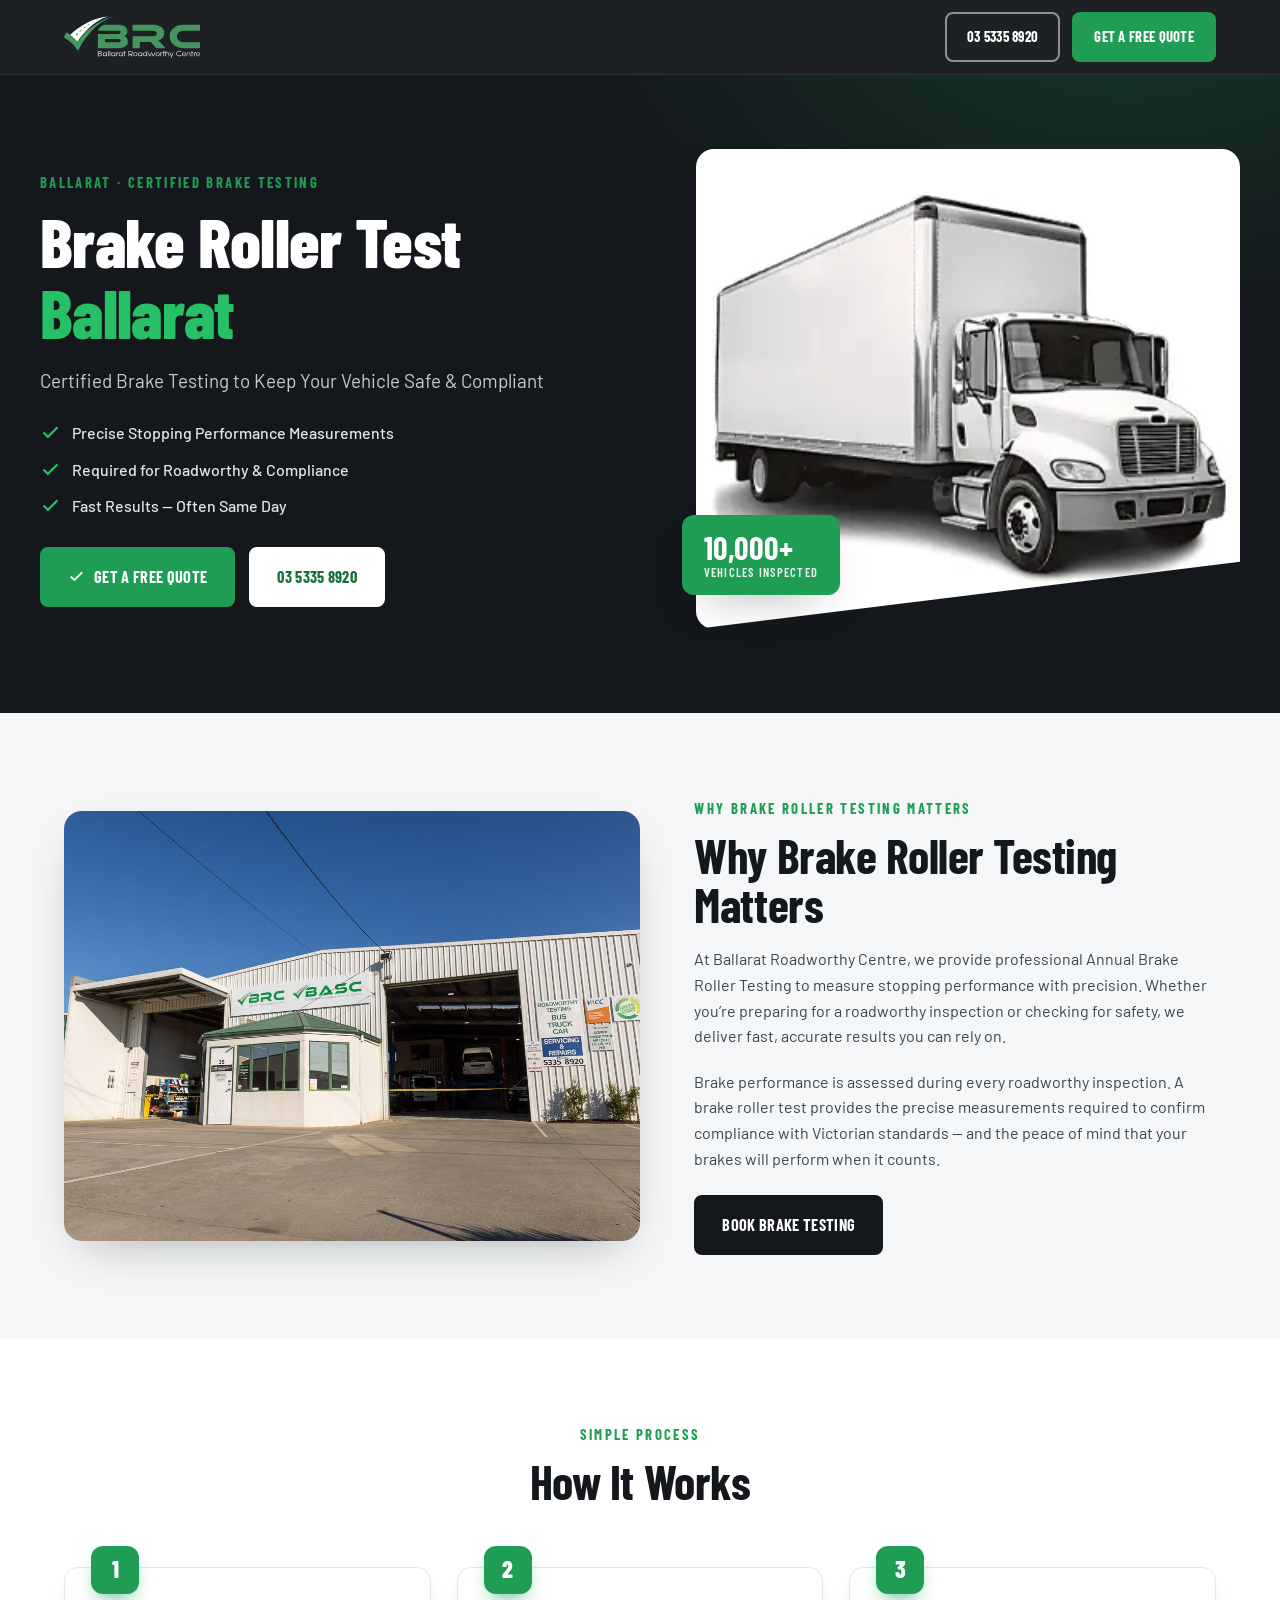
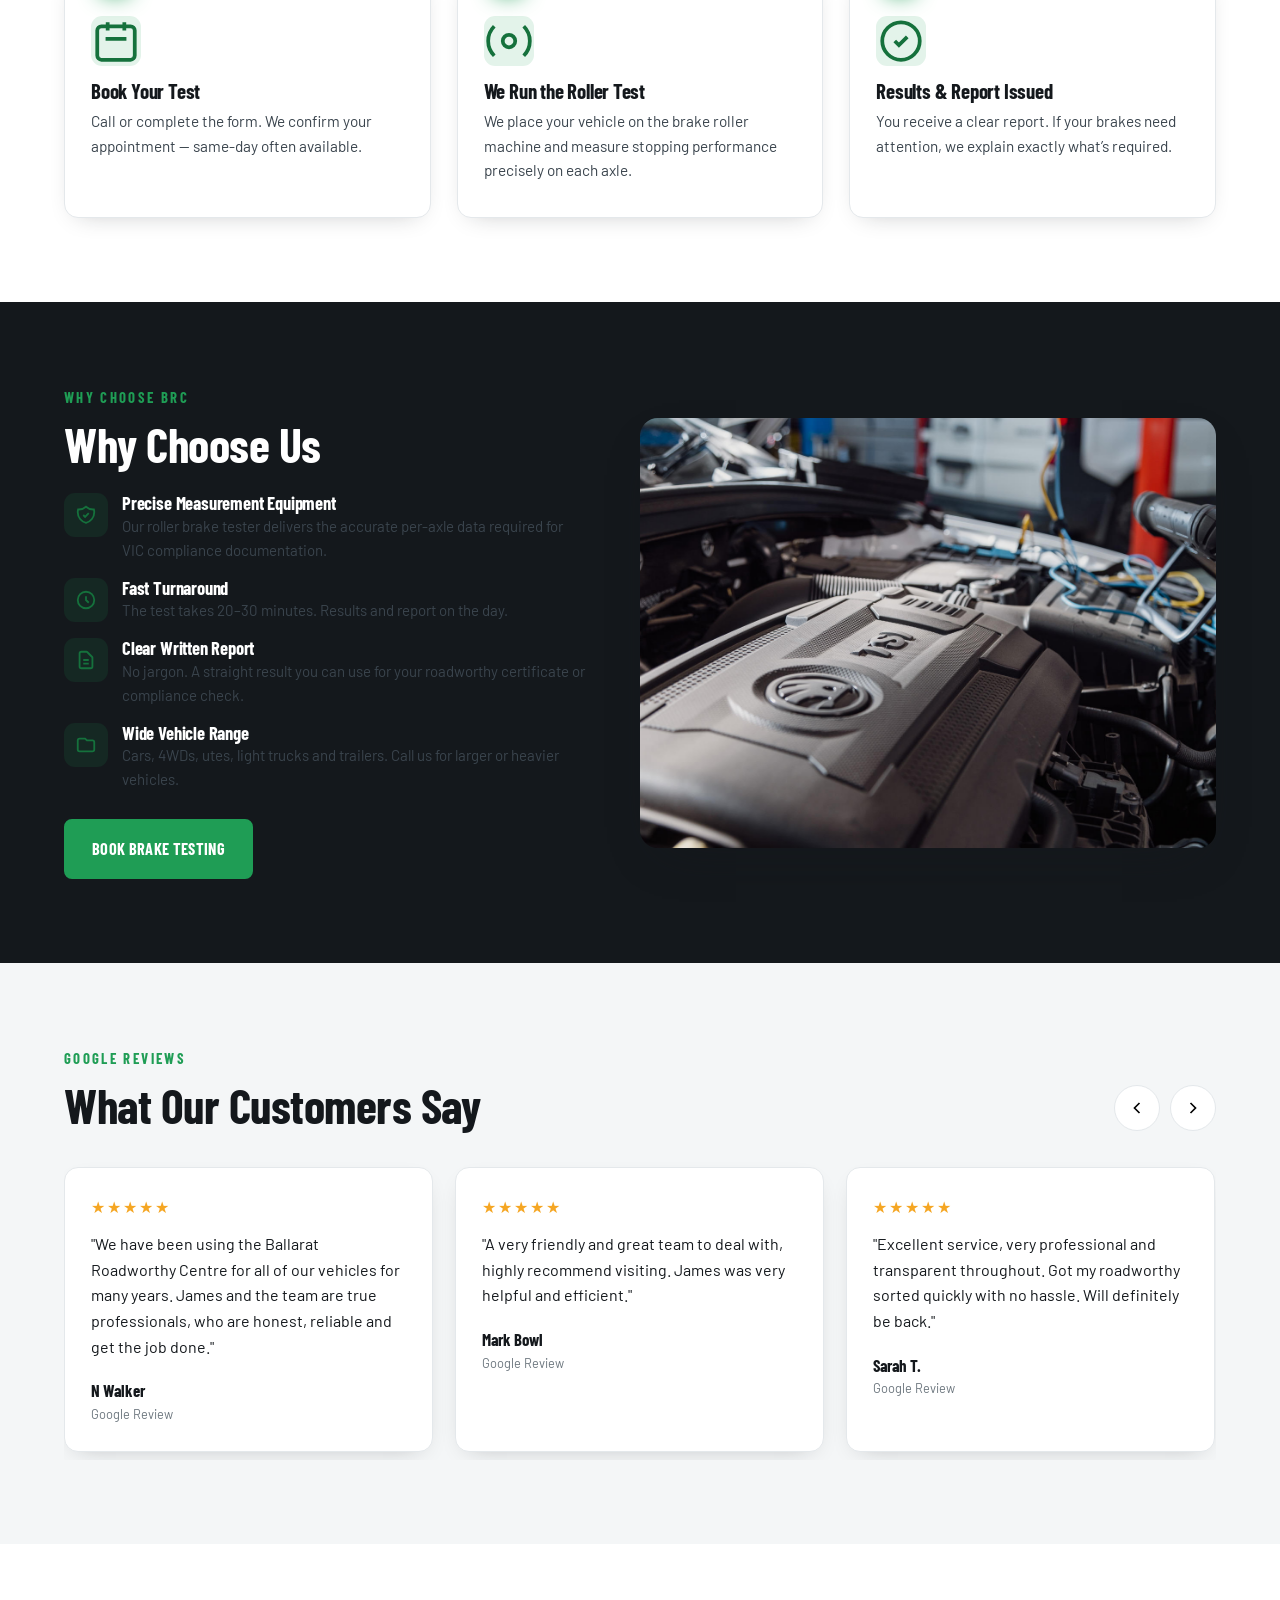
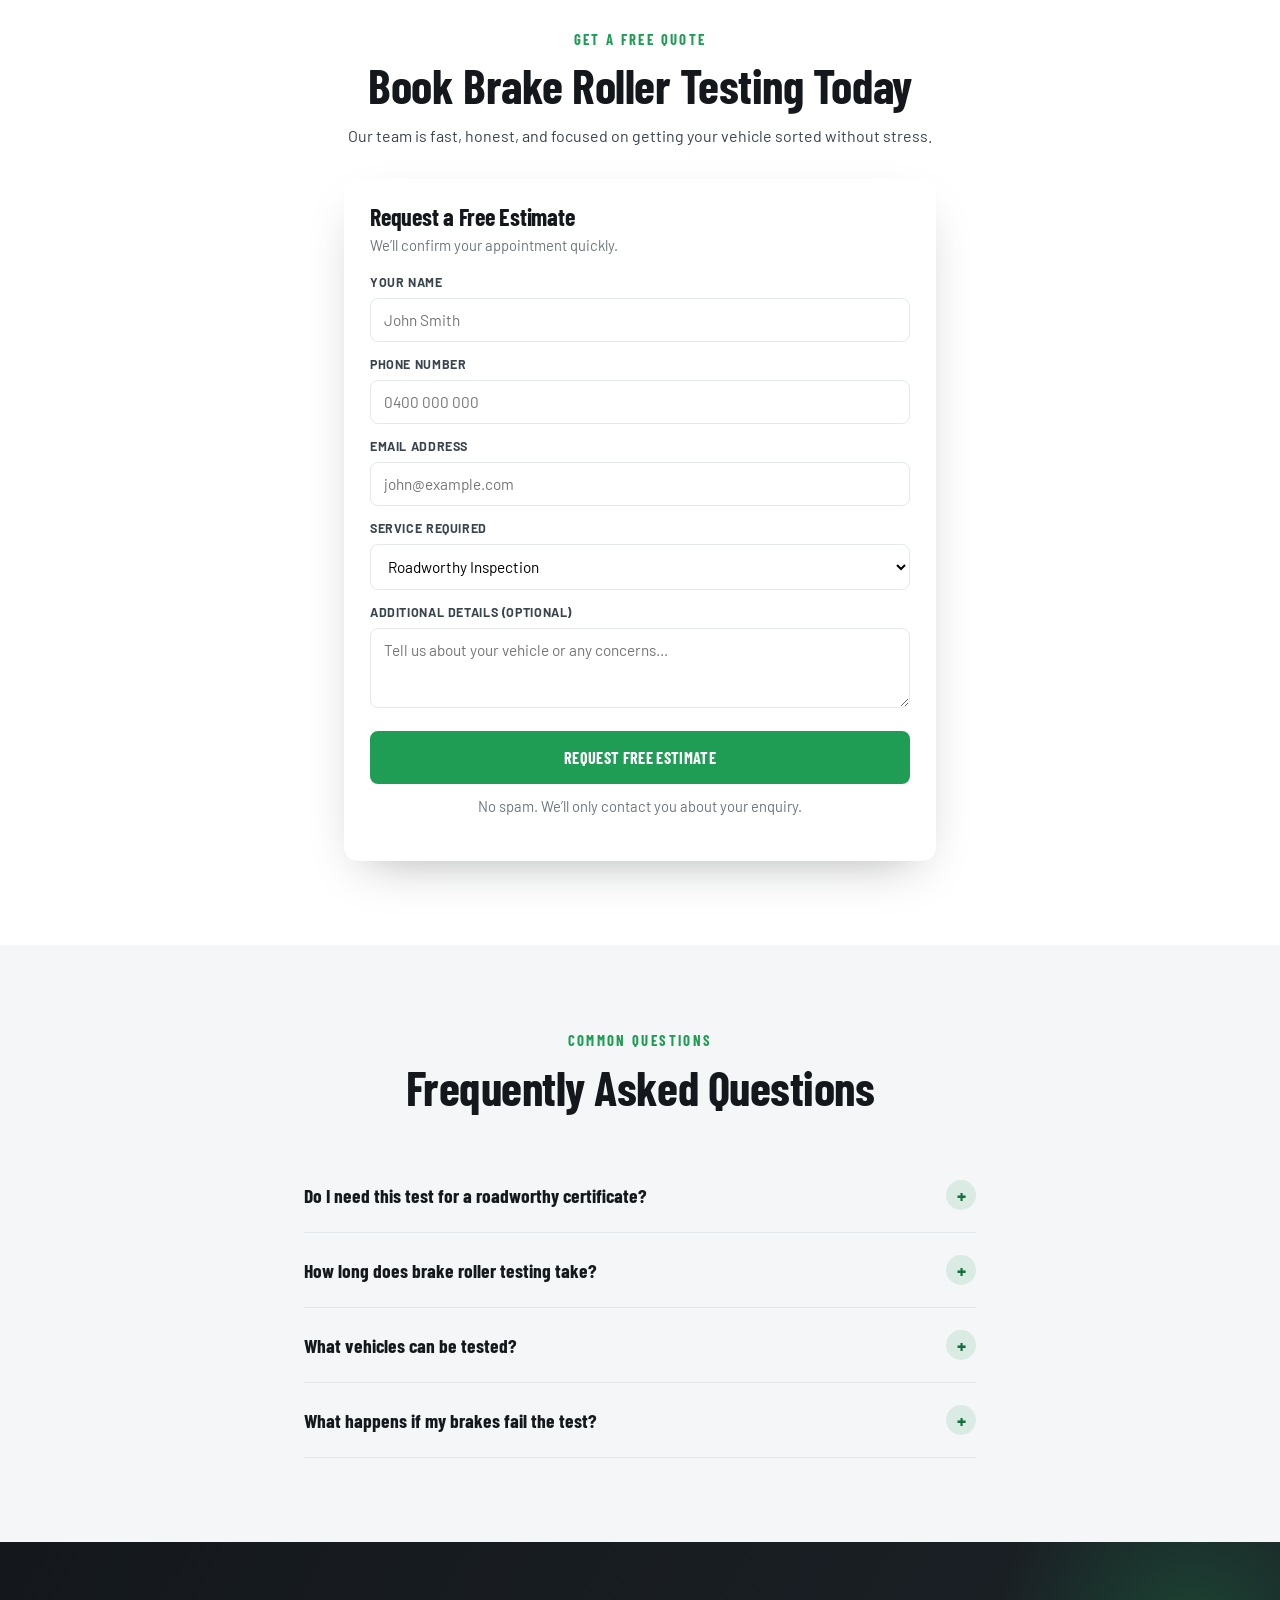
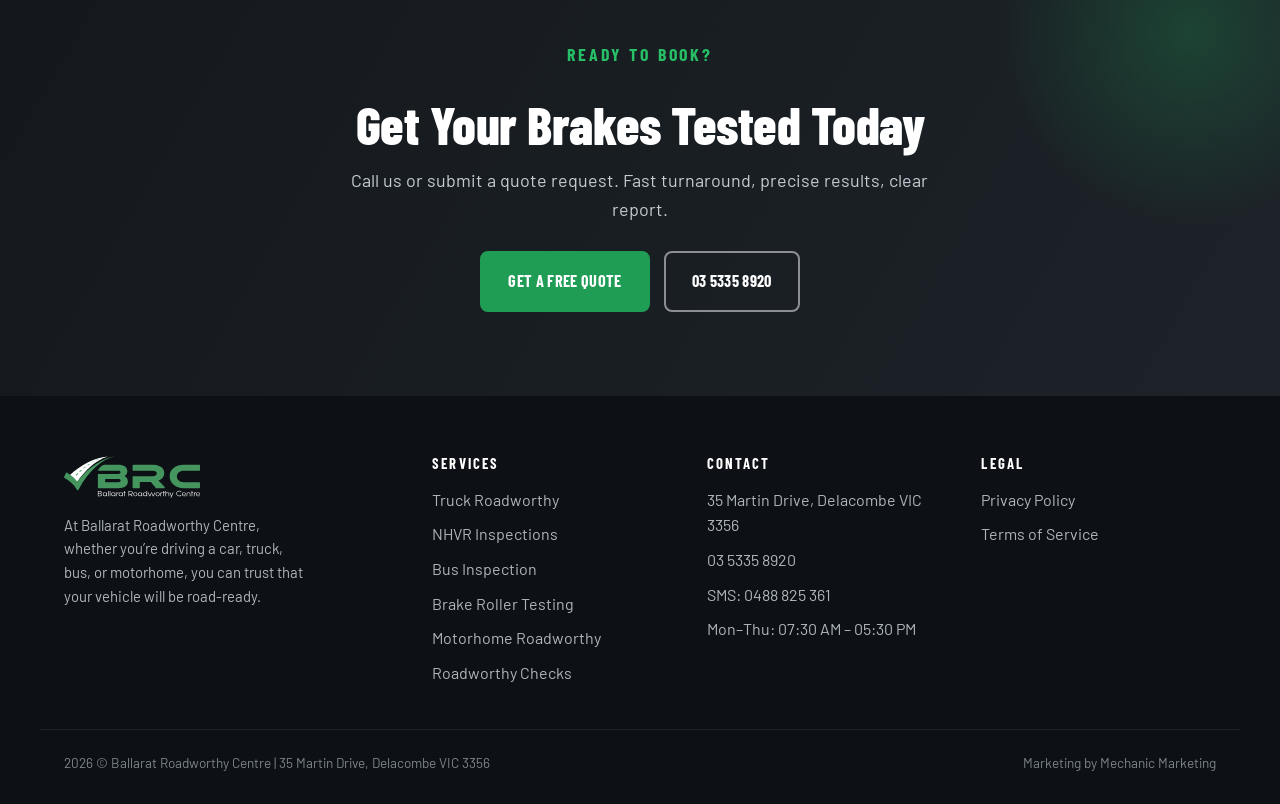
<file: brake-roller-testing/index.html>
<!DOCTYPE html>
<html lang="en">
<head>
  <meta charset="UTF-8">
  <meta name="viewport" content="width=device-width, initial-scale=1.0">
  <title>Brake Roller Testing Ballarat | Certified Brake Performance Testing</title>
  <meta name="description" content="Professional brake roller testing in Ballarat. Precise stopping performance measurements for roadworthy inspections and compliance. Fast turnaround.">
  <link rel="icon" type="image/png" href="../favicon.png">
  <link rel="apple-touch-icon" href="../favicon.png">
  <link rel="preconnect" href="https://fonts.googleapis.com">
  <link rel="preconnect" href="https://fonts.gstatic.com" crossorigin>
  <link href="https://fonts.googleapis.com/css2?family=Barlow+Condensed:wght@600;700;800&family=Barlow:wght@400;500;600&display=swap" rel="stylesheet">
  <link rel="stylesheet" href="../styles.css">
  <script>(function(w,d,s,l,i){w[l]=w[l]||[];w[l].push({'gtm.start':new Date().getTime(),event:'gtm.js'});var f=d.getElementsByTagName(s)[0],j=d.createElement(s),dl=l!='dataLayer'?'&l='+l:'';j.async=true;j.src='https://www.googletagmanager.com/gtm.js?id='+i+dl;f.parentNode.insertBefore(j,f);})(window,document,'script','dataLayer','GTM-M9MFCFM');</script>
  <script>var $wc_load=function(a){return JSON.parse(JSON.stringify(a))},$wc_leads=$wc_leads||{doc:{url:$wc_load(document.URL),ref:$wc_load(document.referrer),search:$wc_load(location.search),hash:$wc_load(location.hash)}};</script>
  <script src="//s.ksrndkehqnwntyxlhgto.com/136716.js"></script>
</head>
<body>
<noscript><iframe src="https://www.googletagmanager.com/ns.html?id=GTM-M9MFCFM" height="0" width="0" style="display:none;visibility:hidden"></iframe></noscript>

<header>
  <div class="hdr wrap">
    <a href="../"><img src="../images/white-logo-new.svg" alt="Ballarat Roadworthy Centre" class="brand-logo"></a>
    <div class="hdr-cta">
      <a href="tel:+61353358920" class="btn btn-outline">03 5335 8920</a>
      <a href="#form" class="btn btn-call">Get a Free Quote</a>
    </div>
  </div>
</header>

<section class="hero">
  <div class="wrap hero-grid">
    <div class="hero-copy reveal">
      <p class="eyebrow">Ballarat &middot; Certified Brake Testing</p>
      <h1>Brake Roller Test<br><em>Ballarat</em></h1>
      <p class="sub">Certified Brake Testing to Keep Your Vehicle Safe &amp; Compliant</p>
      <ul>
        <li><svg viewBox="0 0 24 24" fill="none" stroke="currentColor" stroke-width="2.5"><polyline points="20 6 9 17 4 12"/></svg>Precise Stopping Performance Measurements</li>
        <li><svg viewBox="0 0 24 24" fill="none" stroke="currentColor" stroke-width="2.5"><polyline points="20 6 9 17 4 12"/></svg>Required for Roadworthy &amp; Compliance</li>
        <li><svg viewBox="0 0 24 24" fill="none" stroke="currentColor" stroke-width="2.5"><polyline points="20 6 9 17 4 12"/></svg>Fast Results &mdash; Often Same Day</li>
      </ul>
      <div class="cta-row">
        <a href="#form" class="btn btn-call"><svg viewBox="0 0 24 24" fill="none" stroke="currentColor" stroke-width="2.5"><polyline points="20 6 9 17 4 12"/></svg>Get a Free Quote</a>
        <a href="tel:+61353358920" class="btn btn-secondary">03 5335 8920</a>
      </div>
    </div>
    <div class="hero-media reveal">
      <div class="frame">
        <img src="../images/trucks.webp" alt="Brake roller testing at Ballarat Roadworthy Centre" loading="eager">
      </div>
      <div class="chip"><b>10,000+</b><span>Vehicles inspected</span></div>
    </div>
  </div>
</section>

<section class="pad band-light">
  <div class="wrap split reveal">
    <img src="../images/exterior.jpg" alt="Ballarat Roadworthy Centre workshop" loading="lazy">
    <div>
      <p class="eyebrow">Why Brake Roller Testing Matters</p>
      <h2 class="section-title">Why Brake Roller Testing Matters</h2>
      <p style="color:var(--steel);margin:16px 0 20px">At Ballarat Roadworthy Centre, we provide professional Annual Brake Roller Testing to measure stopping performance with precision. Whether you&rsquo;re preparing for a roadworthy inspection or checking for safety, we deliver fast, accurate results you can rely on.</p>
      <p style="color:var(--steel);margin-bottom:24px">Brake performance is assessed during every roadworthy inspection. A brake roller test provides the precise measurements required to confirm compliance with Victorian standards &mdash; and the peace of mind that your brakes will perform when it counts.</p>
      <a href="#form" class="btn btn-onlight">Book Brake Testing</a>
    </div>
  </div>
</section>

<section class="pad">
  <div class="wrap reveal">
    <p class="eyebrow center">Simple Process</p>
    <h2 class="section-title center">How It Works</h2>
    <div class="steps" style="margin-top:60px">
      <div class="step">
        <div class="num">1</div>
        <div class="ic"><svg viewBox="0 0 24 24" fill="none" stroke="currentColor" stroke-width="1.8"><path d="M8 7V3m8 4V3m-9 8h10M5 21h14a2 2 0 002-2V7a2 2 0 00-2-2H5a2 2 0 00-2 2v12a2 2 0 002 2z"/></svg></div>
        <h3>Book Your Test</h3>
        <p>Call or complete the form. We confirm your appointment &mdash; same-day often available.</p>
      </div>
      <div class="step">
        <div class="num">2</div>
        <div class="ic"><svg viewBox="0 0 24 24" fill="none" stroke="currentColor" stroke-width="1.8"><circle cx="12" cy="12" r="3"/><path d="M19.07 4.93a10 10 0 010 14.14M4.93 4.93a10 10 0 000 14.14"/></svg></div>
        <h3>We Run the Roller Test</h3>
        <p>We place your vehicle on the brake roller machine and measure stopping performance precisely on each axle.</p>
      </div>
      <div class="step">
        <div class="num">3</div>
        <div class="ic"><svg viewBox="0 0 24 24" fill="none" stroke="currentColor" stroke-width="1.8"><path d="M9 12l2 2 4-4m6 2a9 9 0 11-18 0 9 9 0 0118 0z"/></svg></div>
        <h3>Results &amp; Report Issued</h3>
        <p>You receive a clear report. If your brakes need attention, we explain exactly what&rsquo;s required.</p>
      </div>
    </div>
  </div>
</section>

<section class="pad band-dark">
  <div class="wrap split reveal" style="grid-template-columns:.95fr 1.05fr">
    <div>
      <p class="eyebrow">Why Choose BRC</p>
      <h2 class="section-title" style="color:#fff">Why Choose Us</h2>
      <ul class="reasons">
        <li>
          <div class="ic"><svg viewBox="0 0 24 24" fill="none" stroke="currentColor" stroke-width="2"><path d="M9 12l2 2 4-4m5.618-4.016A11.955 11.955 0 0112 2.944a11.955 11.955 0 01-8.618 3.04A12.02 12.02 0 003 9c0 5.591 3.824 10.29 9 11.622 5.176-1.332 9-6.03 9-11.622 0-1.042-.133-2.052-.382-3.016z"/></svg></div>
          <div><h4>Precise Measurement Equipment</h4><p>Our roller brake tester delivers the accurate per-axle data required for VIC compliance documentation.</p></div>
        </li>
        <li>
          <div class="ic"><svg viewBox="0 0 24 24" fill="none" stroke="currentColor" stroke-width="2"><path d="M12 8v4l3 3m6-3a9 9 0 11-18 0 9 9 0 0118 0z"/></svg></div>
          <div><h4>Fast Turnaround</h4><p>The test takes 20&ndash;30 minutes. Results and report on the day.</p></div>
        </li>
        <li>
          <div class="ic"><svg viewBox="0 0 24 24" fill="none" stroke="currentColor" stroke-width="2"><path d="M9 12h6m-6 4h6m2 5H7a2 2 0 01-2-2V5a2 2 0 012-2h5.586a1 1 0 01.707.293l5.414 5.414a1 1 0 01.293.707V19a2 2 0 01-2 2z"/></svg></div>
          <div><h4>Clear Written Report</h4><p>No jargon. A straight result you can use for your roadworthy certificate or compliance check.</p></div>
        </li>
        <li>
          <div class="ic"><svg viewBox="0 0 24 24" fill="none" stroke="currentColor" stroke-width="2"><path d="M3 7v10a2 2 0 002 2h14a2 2 0 002-2V9a2 2 0 00-2-2h-6l-2-2H5a2 2 0 00-2 2z"/></svg></div>
          <div><h4>Wide Vehicle Range</h4><p>Cars, 4WDs, utes, light trucks and trailers. Call us for larger or heavier vehicles.</p></div>
        </li>
      </ul>
      <a href="#form" class="btn btn-call">Book Brake Testing</a>
    </div>
    <img src="../images/diagnostics.jpg" alt="Brake testing in progress" loading="lazy" style="border-radius:18px">
  </div>
</section>

<section class="pad band-light">
  <div class="wrap">
    <div class="rev-head reveal">
      <div>
        <p class="eyebrow">Google Reviews</p>
        <h2 class="section-title">What Our Customers Say</h2>
      </div>
      <div class="rev-ctrls">
        <button id="revPrev" aria-label="Previous review"><svg viewBox="0 0 24 24" fill="none" stroke="currentColor" stroke-width="2"><polyline points="15 18 9 12 15 6"/></svg></button>
        <button id="revNext" aria-label="Next review"><svg viewBox="0 0 24 24" fill="none" stroke="currentColor" stroke-width="2"><polyline points="9 18 15 12 9 6"/></svg></button>
      </div>
    </div>
    <div class="rev-track" id="revTrack">
      <div class="rev-card">
        <div class="stars">&#9733;&#9733;&#9733;&#9733;&#9733;</div>
        <p class="q">"We have been using the Ballarat Roadworthy Centre for all of our vehicles for many years. James and the team are true professionals, who are honest, reliable and get the job done."</p>
        <p class="who">N Walker</p><p class="src">Google Review</p>
      </div>
      <div class="rev-card">
        <div class="stars">&#9733;&#9733;&#9733;&#9733;&#9733;</div>
        <p class="q">"A very friendly and great team to deal with, highly recommend visiting. James was very helpful and efficient."</p>
        <p class="who">Mark Bowl</p><p class="src">Google Review</p>
      </div>
      <div class="rev-card">
        <div class="stars">&#9733;&#9733;&#9733;&#9733;&#9733;</div>
        <p class="q">"Excellent service, very professional and transparent throughout. Got my roadworthy sorted quickly with no hassle. Will definitely be back."</p>
        <p class="who">Sarah T.</p><p class="src">Google Review</p>
      </div>
    </div>
  </div>
</section>

<section class="pad" id="form">
  <div class="wrap reveal" style="max-width:640px;margin:0 auto">
    <p class="eyebrow center">Get a Free Quote</p>
    <h2 class="section-title center">Book Brake Roller Testing Today</h2>
    <p style="text-align:center;color:var(--steel);margin:12px 0 30px">Our team is fast, honest, and focused on getting your vehicle sorted without stress.</p>
    <div class="quote-card">
      <h3>Request a Free Estimate</h3>
      <p>We&rsquo;ll confirm your appointment quickly.</p>
      <form id="contact-form" action="#" method="POST">
        <div class="field"><label for="f-name">Your Name</label><input type="text" id="f-name" name="name" placeholder="John Smith" required></div>
        <div class="field"><label for="f-phone">Phone Number</label><input type="tel" id="f-phone" name="phone" placeholder="0400 000 000" required></div>
        <div class="field"><label for="f-email">Email Address</label><input type="email" id="f-email" name="email" placeholder="john@example.com"></div>
        <div class="field">
          <label for="f-service">Service Required</label>
          <select id="f-service" name="service" required>
            <option value="" disabled selected>Select a service&hellip;</option>
            <option>Annual Bus Inspection</option>
            <option selected>Roadworthy Inspection</option>
            <option>Motorhome Roadworthy</option>
            <option>Service</option>
            <option>Vehicle Repair</option>
          </select>
        </div>
        <div class="field"><label for="f-message">Additional Details (optional)</label><textarea id="f-message" name="message" rows="3" placeholder="Tell us about your vehicle or any concerns&hellip;"></textarea></div>
        <button type="submit" class="btn btn-call">Request Free Estimate</button>
      </form>
      <p class="form-reassure">No spam. We&rsquo;ll only contact you about your enquiry.</p>
    </div>
  </div>
</section>

<section class="pad band-light">
  <div class="wrap reveal" style="max-width:720px;margin:0 auto">
    <p class="eyebrow center">Common Questions</p>
    <h2 class="section-title center" style="margin-bottom:36px">Frequently Asked Questions</h2>
    <div class="faq">
      <div class="faq-item">
        <button class="faq-q" aria-expanded="false">Do I need this test for a roadworthy certificate?<span class="pm">+</span></button>
        <div class="faq-a"><div class="faq-a-inner">Brake performance is assessed during every roadworthy inspection. A brake roller test provides the precise measurements required to confirm compliance with Victorian standards.</div></div>
      </div>
      <div class="faq-item">
        <button class="faq-q" aria-expanded="false">How long does brake roller testing take?<span class="pm">+</span></button>
        <div class="faq-a"><div class="faq-a-inner">The test itself takes 20&ndash;30 minutes. We can often fit you in the same day &mdash; just call or book online.</div></div>
      </div>
      <div class="faq-item">
        <button class="faq-q" aria-expanded="false">What vehicles can be tested?<span class="pm">+</span></button>
        <div class="faq-a"><div class="faq-a-inner">We test cars, 4WDs, utes, light trucks and trailers. Call us to confirm if you have a larger or heavier vehicle.</div></div>
      </div>
      <div class="faq-item">
        <button class="faq-q" aria-expanded="false">What happens if my brakes fail the test?<span class="pm">+</span></button>
        <div class="faq-a"><div class="faq-a-inner">We&rsquo;ll give you a clear explanation of what failed and what repairs are needed. You can choose to have the work done with us or elsewhere &mdash; no pressure.</div></div>
      </div>
    </div>
  </div>
</section>

<section class="pad final">
  <div class="wrap reveal">
    <p class="eyebrow" style="color:var(--green-bright)">Ready to Book?</p>
    <h2>Get Your Brakes Tested Today</h2>
    <p>Call us or submit a quote request. Fast turnaround, precise results, clear report.</p>
    <div class="cta-row center">
      <a href="#form" class="btn btn-call">Get a Free Quote</a>
      <a href="tel:+61353358920" class="btn btn-outline">03 5335 8920</a>
    </div>
  </div>
</section>

<footer>
  <div class="wrap ft-grid">
    <div class="ft-brand">
      <img src="../images/white-logo-new.svg" alt="Ballarat Roadworthy Centre" style="height:42px;margin-bottom:16px">
      <p>At Ballarat Roadworthy Centre, whether you&rsquo;re driving a car, truck, bus, or motorhome, you can trust that your vehicle will be road-ready.</p>
    </div>
    <div>
      <h4>Services</h4>
      <ul>
        <li><a href="../truck-roadworthy-inspection/">Truck Roadworthy</a></li>
        <li><a href="../nhvr-inspections/">NHVR Inspections</a></li>
        <li><a href="../bus-inspection/">Bus Inspection</a></li>
        <li><a href="../brake-roller-testing/">Brake Roller Testing</a></li>
        <li><a href="../motorhome-roadworthy/">Motorhome Roadworthy</a></li>
        <li><a href="../ballarat-roadworthy-checks-inspections/">Roadworthy Checks</a></li>
      </ul>
    </div>
    <div>
      <h4>Contact</h4>
      <ul>
        <li><a href="https://maps.google.com/?q=35+Martin+Drive,+Delacombe+VIC+3356" target="_blank" rel="noopener">35 Martin Drive, Delacombe VIC 3356</a></li>
        <li><a href="tel:+61353358920">03 5335 8920</a></li>
        <li><a href="sms:0488825361">SMS: 0488 825 361</a></li>
        <li>Mon&ndash;Thu: 07:30 AM &ndash; 05:30 PM</li>
      </ul>
    </div>
    <div>
      <h4>Legal</h4>
      <ul>
        <li><a href="../privacy-policy/">Privacy Policy</a></li>
        <li><a href="../terms-of-service/">Terms of Service</a></li>
      </ul>
    </div>
  </div>
  <div class="wrap ft-bottom">
    <span>2026 &copy; Ballarat Roadworthy Centre | 35 Martin Drive, Delacombe VIC 3356</span>
    <a href="https://mechanicmarketing.co" target="_blank" rel="noopener">Marketing by Mechanic Marketing</a>
  </div>
</footer>

<div class="mobile-bar">
  <a href="tel:+61353358920" class="mb-call">Call Now</a>
  <a href="#form" class="mb-quote">Get Quote</a>
</div>

<script>
document.querySelectorAll('.faq-q').forEach(b=>{
  b.addEventListener('click',()=>{
    const open=b.getAttribute('aria-expanded')==='true';
    const a=b.nextElementSibling;
    b.setAttribute('aria-expanded',!open);
    a.style.maxHeight=open?null:a.scrollHeight+'px';
  });
});
const track=document.getElementById('revTrack');
if(track){
  const card=()=>track.querySelector('.rev-card').getBoundingClientRect().width+22;
  document.getElementById('revNext').onclick=()=>track.scrollBy({left:card(),behavior:'smooth'});
  document.getElementById('revPrev').onclick=()=>track.scrollBy({left:-card(),behavior:'smooth'});
}
const io=new IntersectionObserver((es)=>es.forEach(e=>{if(e.isIntersecting){e.target.classList.add('in');io.unobserve(e.target);}}),{threshold:.12});
document.querySelectorAll('.reveal').forEach(el=>io.observe(el));
</script>
</body>
</html>
</file>
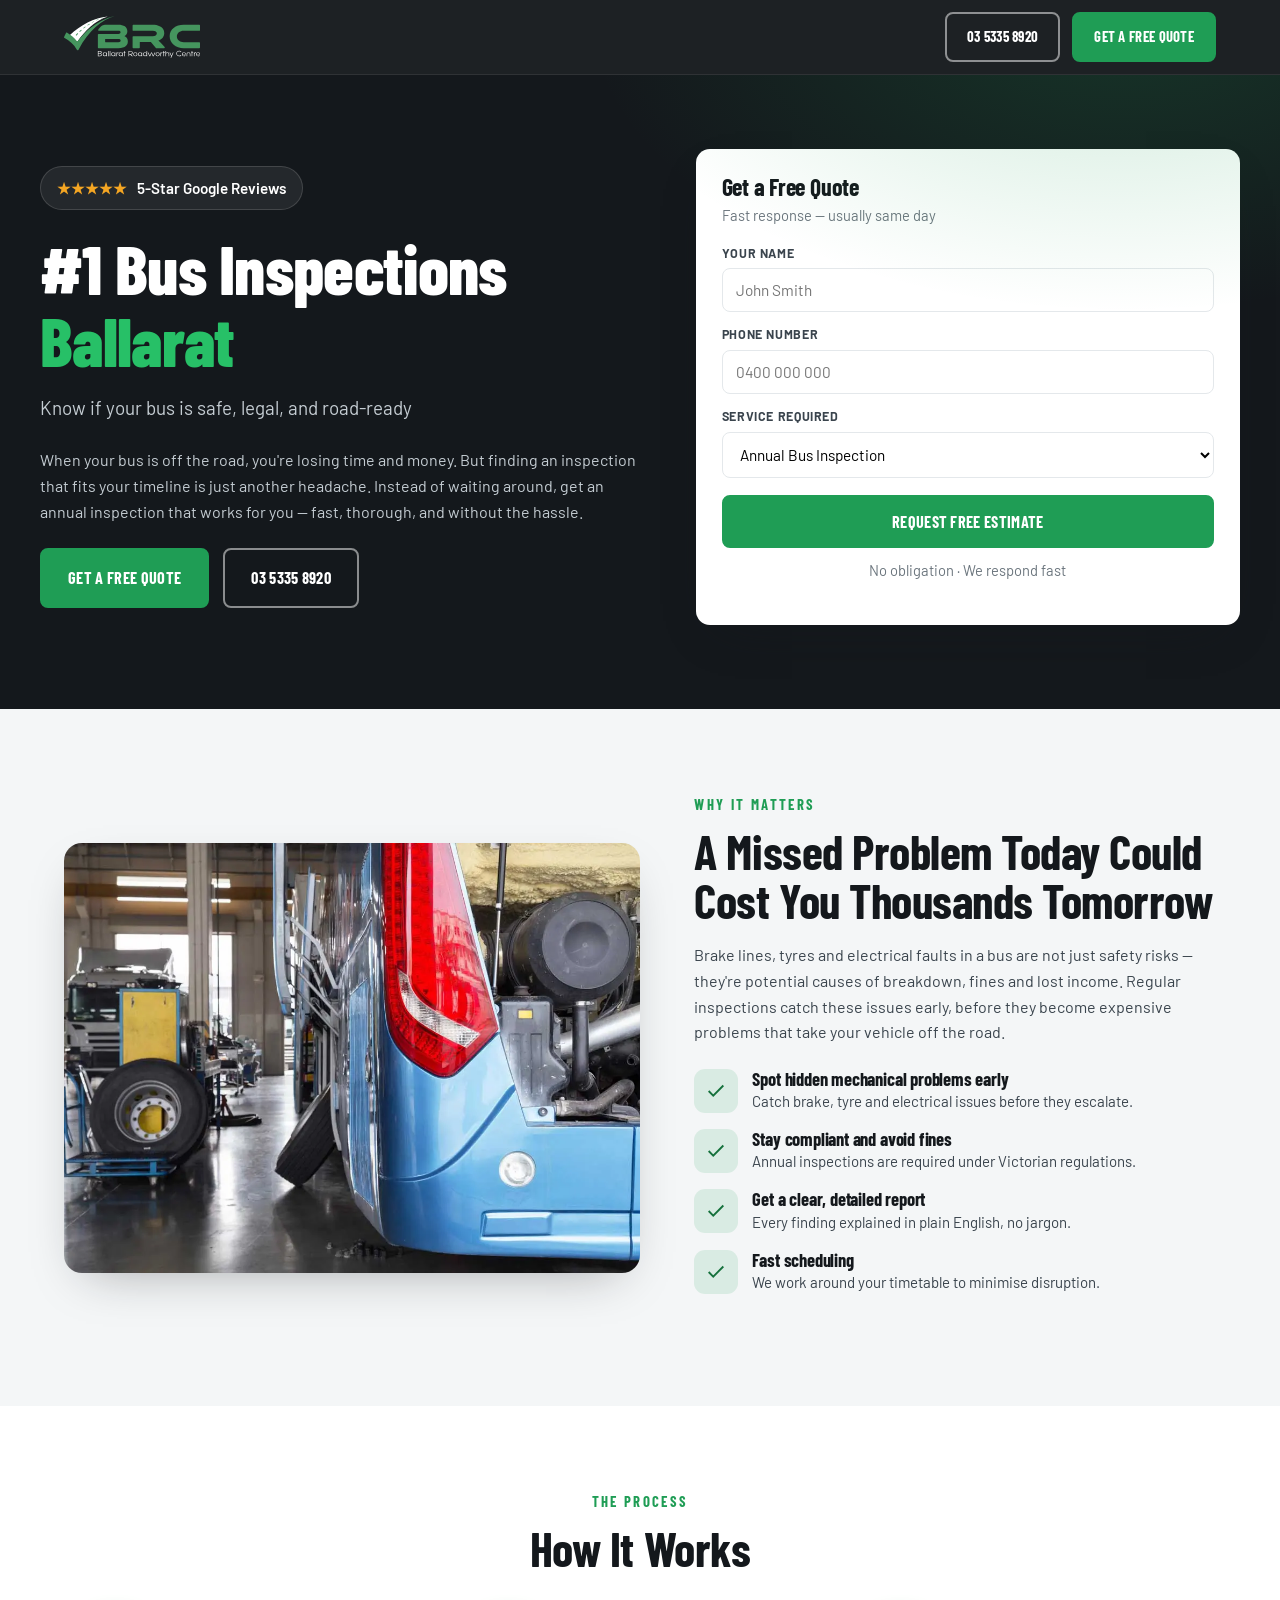
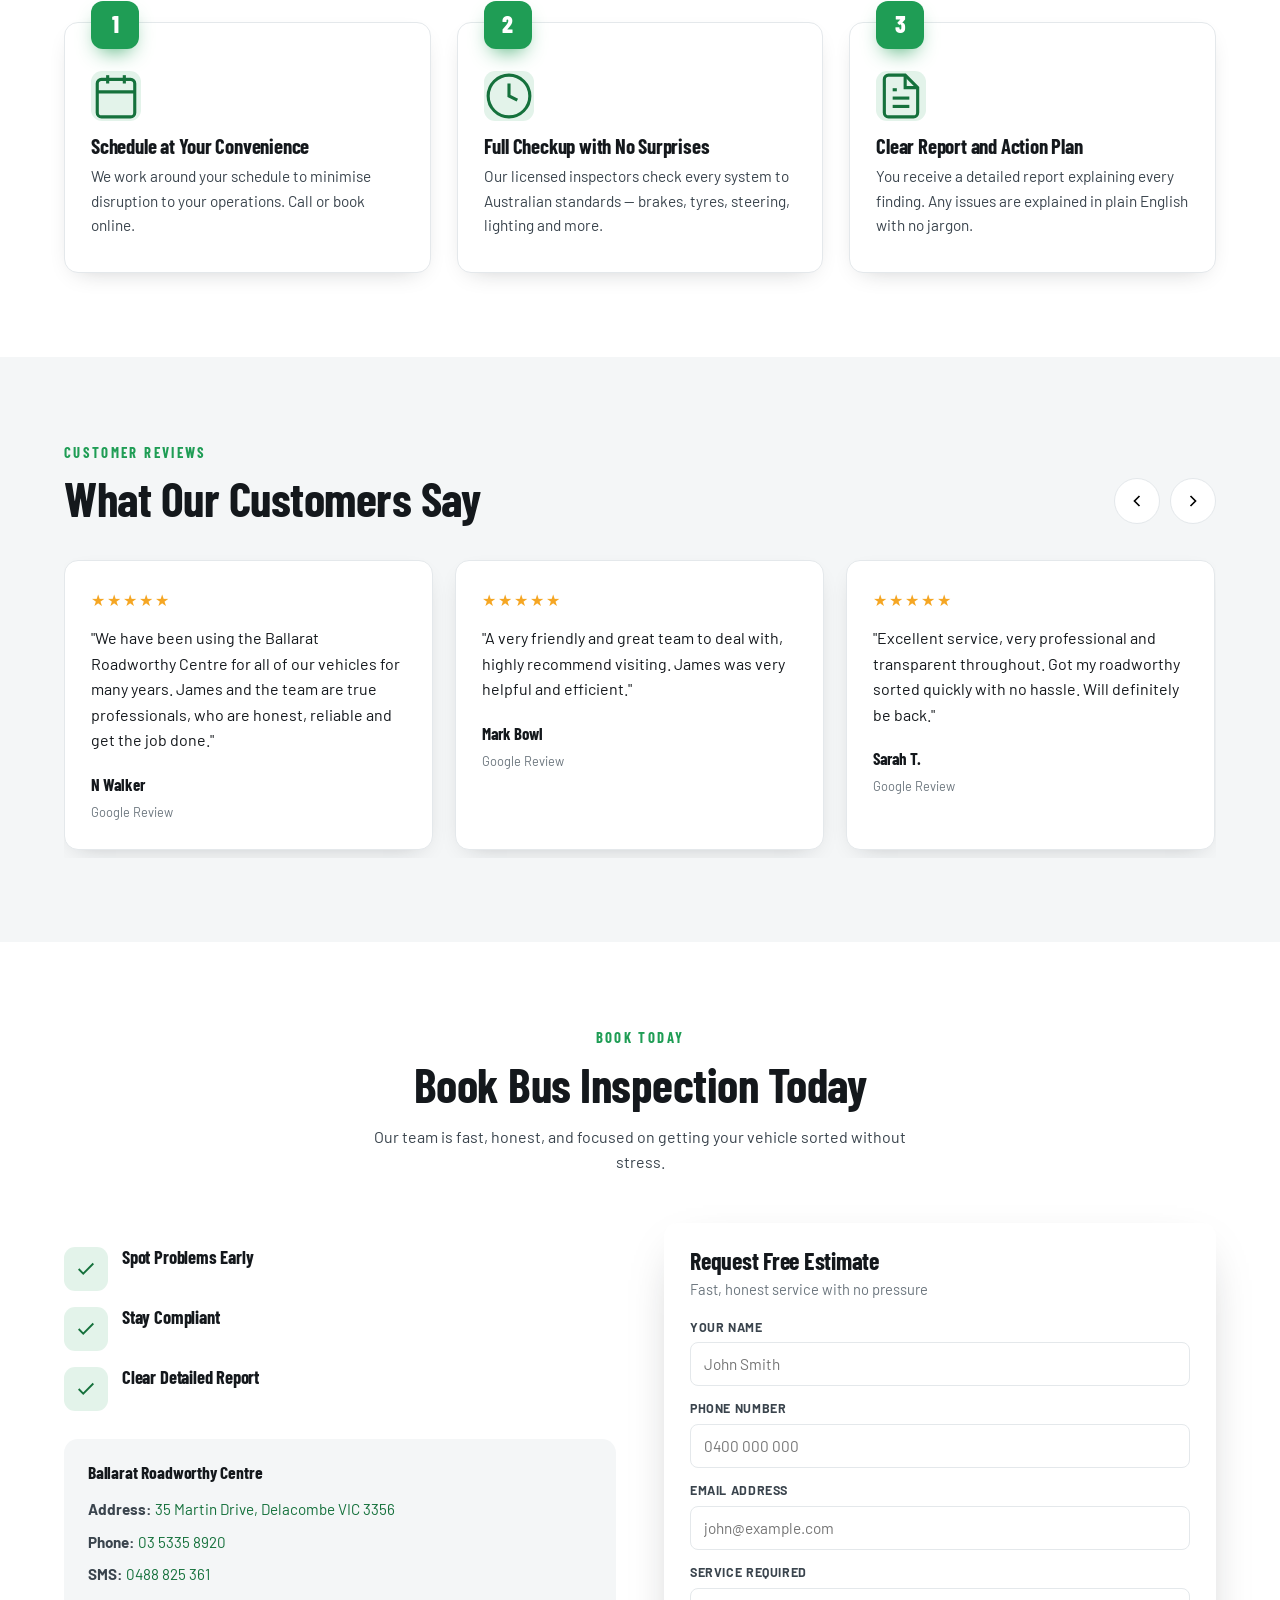
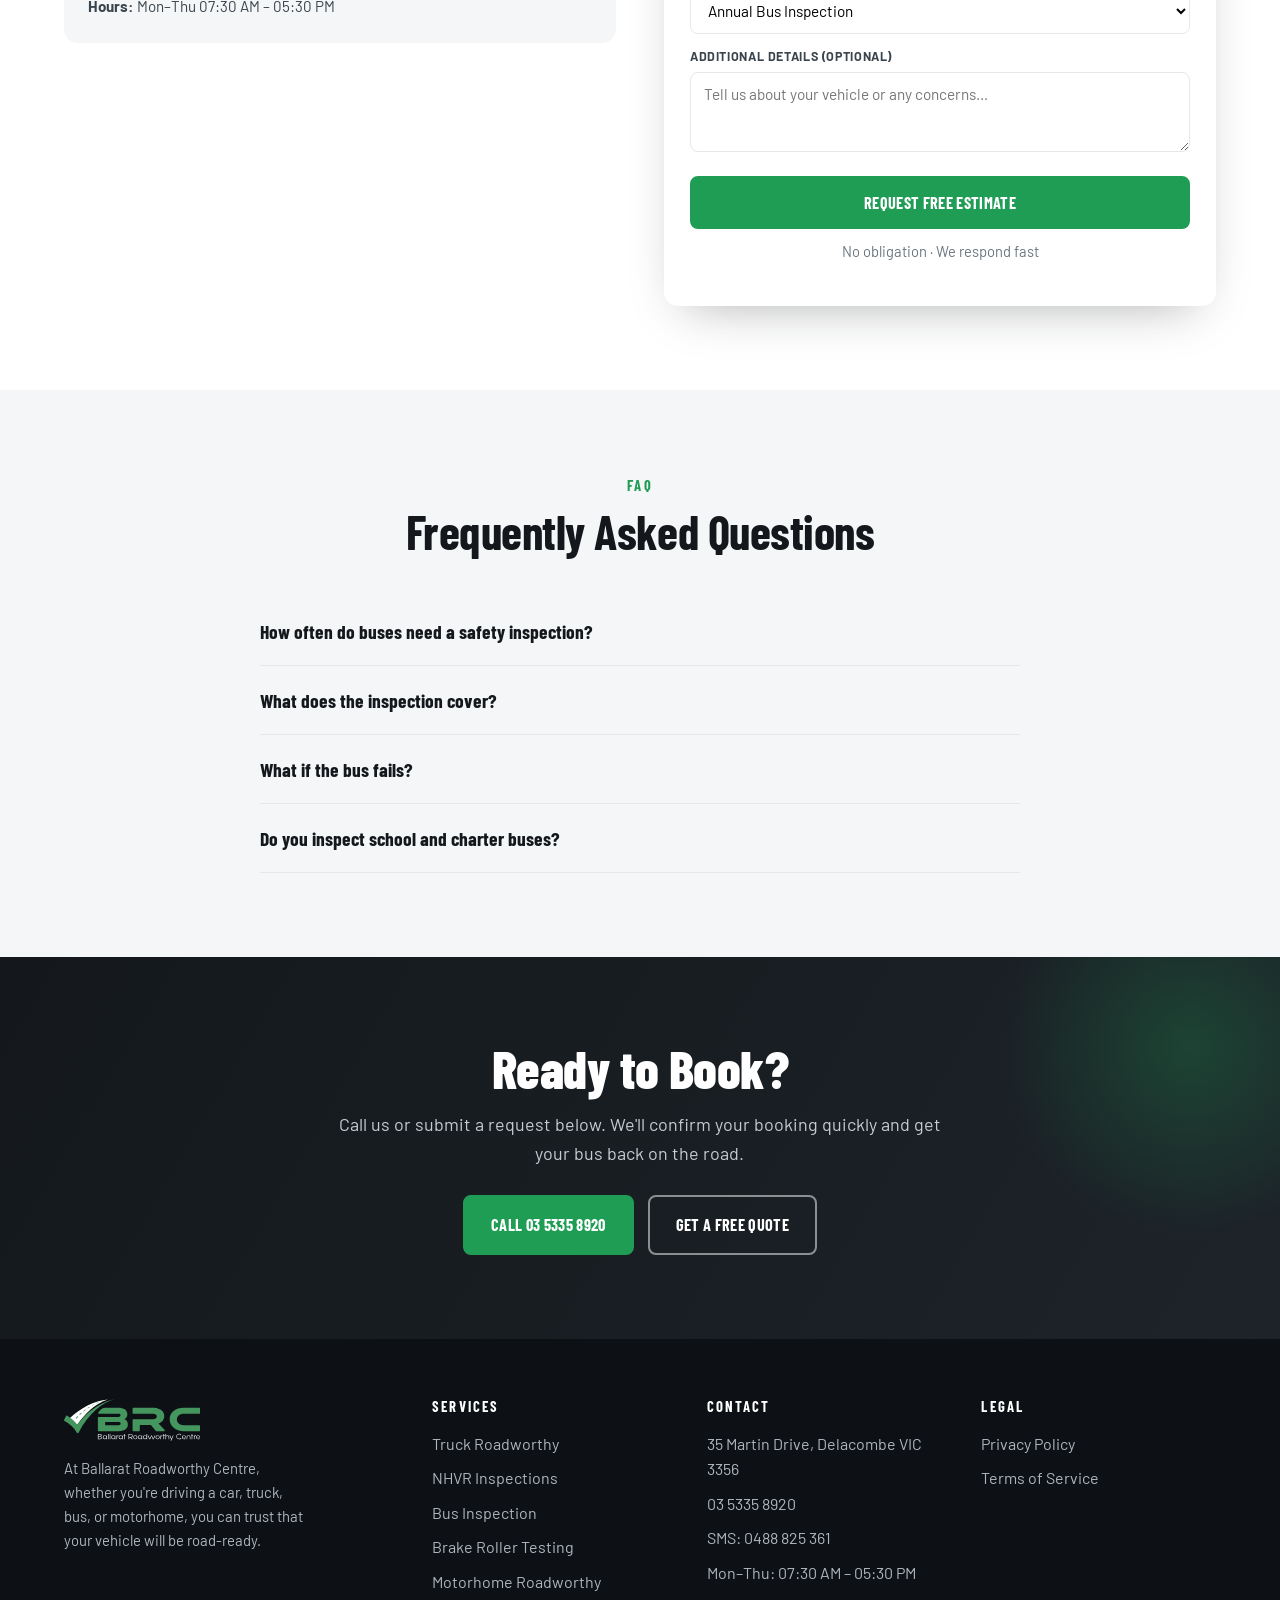
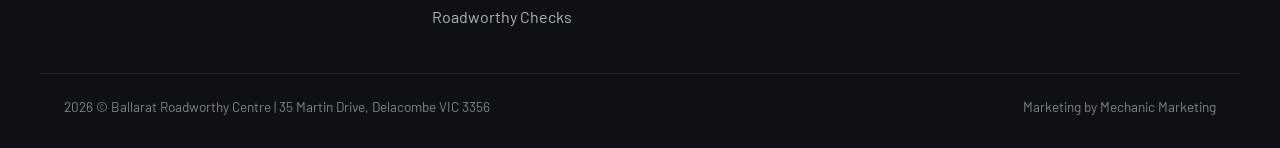
<file: bus-inspection/index.html>
<!DOCTYPE html>
<html lang="en">
<head>
<meta charset="UTF-8">
<meta name="viewport" content="width=device-width, initial-scale=1.0">
<title>#1 Bus Inspections Ballarat | 100s of Vehicles Approved</title>
<meta name="description" content="Annual bus inspections in Ballarat. Fast, thorough and hassle-free. Book online for a convenient time.">
<link rel="icon" type="image/png" href="../favicon.png">
<link rel="apple-touch-icon" href="../favicon.png">
<link rel="preconnect" href="https://fonts.googleapis.com">
<link rel="preconnect" href="https://fonts.gstatic.com" crossorigin>
<link href="https://fonts.googleapis.com/css2?family=Barlow+Condensed:wght@500;600;700;800&family=Barlow:wght@400;500;600;700&display=swap" rel="stylesheet">
<link rel="stylesheet" href="../styles.css">
<script src="//s.ksrndkehqnwntyxlhgto.com/136716.js"></script>
</head>
<body>

<header>
  <div class="wrap hdr">
    <a href="../"><img src="../images/white-logo-new.svg" alt="Ballarat Roadworthy Centre" class="brand-logo"></a>
    <div class="hdr-cta">
      <a href="tel:0353358920" class="btn btn-outline">03 5335 8920</a>
      <a href="#form" class="btn btn-call">Get a Free Quote</a>
    </div>
  </div>
</header>

<!-- Hero -->
<section class="hero">
  <div class="wrap hero-grid">
    <div class="reveal">
      <div class="trust-badge"><span class="stars">&#9733;&#9733;&#9733;&#9733;&#9733;</span> 5-Star Google Reviews</div>
      <h1>#1 Bus Inspections<br><em>Ballarat</em></h1>
      <p class="sub">Know if your bus is safe, legal, and road-ready</p>
      <p style="color:#c4ccd2;margin-bottom:24px;">When your bus is off the road, you're losing time and money. But finding an inspection that fits your timeline is just another headache. Instead of waiting around, get an annual inspection that works for you &mdash; fast, thorough, and without the hassle.</p>
      <div class="cta-row">
        <a href="#form" class="btn btn-call">Get a Free Quote</a>
        <a href="tel:0353358920" class="btn btn-outline">03 5335 8920</a>
      </div>
    </div>
    <div class="reveal">
      <div class="quote-card">
        <h3>Get a Free Quote</h3>
        <p>Fast response — usually same day</p>
        <form id="contact-form" action="#" method="POST">
          <div class="field"><label for="h-name">Your Name</label><input type="text" id="h-name" name="name" placeholder="John Smith" required></div>
          <div class="field"><label for="h-phone">Phone Number</label><input type="tel" id="h-phone" name="phone" placeholder="0400 000 000" required></div>
          <div class="field"><label for="h-service">Service Required</label>
            <select id="h-service" name="service" required>
              <option value="" disabled selected>Select a service&hellip;</option>
              <option selected>Annual Bus Inspection</option>
              <option>Roadworthy Inspection</option>
              <option>Motorhome Roadworthy</option>
              <option>Service</option>
              <option>Vehicle Repair</option>
            </select>
          </div>
          <button type="submit" class="btn btn-call">Request Free Estimate</button>
        </form>
        <p class="form-reassure">No obligation &middot; We respond fast</p>
      </div>
    </div>
  </div>
</section>

<!-- Why section -->
<section class="band-light pad">
  <div class="wrap">
    <div class="split reveal">
      <img src="../images/bus.webp" alt="Bus inspection Ballarat" loading="lazy">
      <div>
        <p class="eyebrow">Why It Matters</p>
        <h2 class="section-title">A Missed Problem Today Could Cost You Thousands Tomorrow</h2>
        <p style="color:var(--steel);margin:16px 0 24px;">Brake lines, tyres and electrical faults in a bus are not just safety risks &mdash; they're potential causes of breakdown, fines and lost income. Regular inspections catch these issues early, before they become expensive problems that take your vehicle off the road.</p>
        <ul class="reasons">
          <li>
            <div class="ic"><svg viewBox="0 0 24 24" fill="none" stroke="currentColor" stroke-width="2"><polyline points="20 6 9 17 4 12"/></svg></div>
            <div><h4>Spot hidden mechanical problems early</h4><p>Catch brake, tyre and electrical issues before they escalate.</p></div>
          </li>
          <li>
            <div class="ic"><svg viewBox="0 0 24 24" fill="none" stroke="currentColor" stroke-width="2"><polyline points="20 6 9 17 4 12"/></svg></div>
            <div><h4>Stay compliant and avoid fines</h4><p>Annual inspections are required under Victorian regulations.</p></div>
          </li>
          <li>
            <div class="ic"><svg viewBox="0 0 24 24" fill="none" stroke="currentColor" stroke-width="2"><polyline points="20 6 9 17 4 12"/></svg></div>
            <div><h4>Get a clear, detailed report</h4><p>Every finding explained in plain English, no jargon.</p></div>
          </li>
          <li>
            <div class="ic"><svg viewBox="0 0 24 24" fill="none" stroke="currentColor" stroke-width="2"><polyline points="20 6 9 17 4 12"/></svg></div>
            <div><h4>Fast scheduling</h4><p>We work around your timetable to minimise disruption.</p></div>
          </li>
        </ul>
      </div>
    </div>
  </div>
</section>

<!-- How It Works -->
<section class="pad">
  <div class="wrap">
    <div class="center reveal">
      <p class="eyebrow">The Process</p>
      <h2 class="section-title">How It Works</h2>
    </div>
    <div class="steps reveal">
      <div class="step">
        <div class="num">1</div>
        <div class="ic"><svg viewBox="0 0 24 24" fill="none" stroke="currentColor" stroke-width="1.5"><rect x="3" y="4" width="18" height="18" rx="2"/><line x1="16" y1="2" x2="16" y2="6"/><line x1="8" y1="2" x2="8" y2="6"/><line x1="3" y1="10" x2="21" y2="10"/></svg></div>
        <h3>Schedule at Your Convenience</h3>
        <p>We work around your schedule to minimise disruption to your operations. Call or book online.</p>
      </div>
      <div class="step">
        <div class="num">2</div>
        <div class="ic"><svg viewBox="0 0 24 24" fill="none" stroke="currentColor" stroke-width="1.5"><circle cx="12" cy="12" r="10"/><polyline points="12 6 12 12 16 14"/></svg></div>
        <h3>Full Checkup with No Surprises</h3>
        <p>Our licensed inspectors check every system to Australian standards &mdash; brakes, tyres, steering, lighting and more.</p>
      </div>
      <div class="step">
        <div class="num">3</div>
        <div class="ic"><svg viewBox="0 0 24 24" fill="none" stroke="currentColor" stroke-width="1.5"><path d="M14 2H6a2 2 0 0 0-2 2v16a2 2 0 0 0 2 2h12a2 2 0 0 0 2-2V8z"/><polyline points="14 2 14 8 20 8"/><line x1="16" y1="13" x2="8" y2="13"/><line x1="16" y1="17" x2="8" y2="17"/><polyline points="10 9 9 9 8 9"/></svg></div>
        <h3>Clear Report and Action Plan</h3>
        <p>You receive a detailed report explaining every finding. Any issues are explained in plain English with no jargon.</p>
      </div>
    </div>
  </div>
</section>

<!-- Reviews -->
<section class="band-light pad">
  <div class="wrap">
    <div class="rev-head reveal">
      <div>
        <p class="eyebrow">Customer Reviews</p>
        <h2 class="section-title">What Our Customers Say</h2>
      </div>
      <div class="rev-ctrls">
        <button id="rev-prev" aria-label="Previous"><svg viewBox="0 0 24 24" fill="none" stroke="currentColor" stroke-width="2"><polyline points="15 18 9 12 15 6"/></svg></button>
        <button id="rev-next" aria-label="Next"><svg viewBox="0 0 24 24" fill="none" stroke="currentColor" stroke-width="2"><polyline points="9 18 15 12 9 6"/></svg></button>
      </div>
    </div>
    <div class="rev-track" id="rev-track">
      <div class="rev-card"><div class="stars">&#9733;&#9733;&#9733;&#9733;&#9733;</div><p class="q">"We have been using the Ballarat Roadworthy Centre for all of our vehicles for many years. James and the team are true professionals, who are honest, reliable and get the job done."</p><p class="who">N Walker</p><span class="src">Google Review</span></div>
      <div class="rev-card"><div class="stars">&#9733;&#9733;&#9733;&#9733;&#9733;</div><p class="q">"A very friendly and great team to deal with, highly recommend visiting. James was very helpful and efficient."</p><p class="who">Mark Bowl</p><span class="src">Google Review</span></div>
      <div class="rev-card"><div class="stars">&#9733;&#9733;&#9733;&#9733;&#9733;</div><p class="q">"Excellent service, very professional and transparent throughout. Got my roadworthy sorted quickly with no hassle. Will definitely be back."</p><p class="who">Sarah T.</p><span class="src">Google Review</span></div>
    </div>
  </div>
</section>

<!-- Location & second form -->
<section class="pad" id="form">
  <div class="wrap">
    <div class="center reveal" style="margin-bottom:48px;">
      <p class="eyebrow">Book Today</p>
      <h2 class="section-title">Book Bus Inspection Today</h2>
      <p style="color:var(--steel);max-width:36em;margin:14px auto 0;">Our team is fast, honest, and focused on getting your vehicle sorted without stress.</p>
    </div>
    <div class="contact-grid reveal" style="display:grid;grid-template-columns:1fr 1fr;gap:48px;align-items:start;">
      <div>
        <ul class="reasons" style="margin-bottom:28px;">
          <li><div class="ic"><svg viewBox="0 0 24 24" fill="none" stroke="currentColor" stroke-width="2"><polyline points="20 6 9 17 4 12"/></svg></div><div><h4>Spot Problems Early</h4></div></li>
          <li><div class="ic"><svg viewBox="0 0 24 24" fill="none" stroke="currentColor" stroke-width="2"><polyline points="20 6 9 17 4 12"/></svg></div><div><h4>Stay Compliant</h4></div></li>
          <li><div class="ic"><svg viewBox="0 0 24 24" fill="none" stroke="currentColor" stroke-width="2"><polyline points="20 6 9 17 4 12"/></svg></div><div><h4>Clear Detailed Report</h4></div></li>
        </ul>
        <div style="background:var(--paper-2);border-radius:var(--r);padding:24px;">
          <h4 style="font-size:1.1rem;font-weight:700;margin-bottom:16px;">Ballarat Roadworthy Centre</h4>
          <p style="color:var(--steel);font-size:.95rem;margin-bottom:8px;"><strong>Address:</strong> <a href="https://maps.google.com/?q=35+Martin+Drive,+Delacombe+VIC+3356" target="_blank" rel="noopener" style="color:var(--green-dk);">35 Martin Drive, Delacombe VIC 3356</a></p>
          <p style="color:var(--steel);font-size:.95rem;margin-bottom:8px;"><strong>Phone:</strong> <a href="tel:0353358920" style="color:var(--green-dk);">03 5335 8920</a></p>
          <p style="color:var(--steel);font-size:.95rem;margin-bottom:8px;"><strong>SMS:</strong> <a href="sms:0488825361" style="color:var(--green-dk);">0488 825 361</a></p>
          <p style="color:var(--steel);font-size:.95rem;"><strong>Hours:</strong> Mon&ndash;Thu 07:30 AM &ndash; 05:30 PM</p>
        </div>
      </div>
      <div class="quote-card">
        <h3>Request Free Estimate</h3>
        <p>Fast, honest service with no pressure</p>
        <form id="contact-form" action="#" method="POST">
          <div class="field"><label for="f-name">Your Name</label><input type="text" id="f-name" name="name" placeholder="John Smith" required></div>
          <div class="field"><label for="f-phone">Phone Number</label><input type="tel" id="f-phone" name="phone" placeholder="0400 000 000" required></div>
          <div class="field"><label for="f-email">Email Address</label><input type="email" id="f-email" name="email" placeholder="john@example.com"></div>
          <div class="field"><label for="f-service">Service Required</label>
            <select id="f-service" name="service" required>
              <option value="" disabled selected>Select a service&hellip;</option>
              <option selected>Annual Bus Inspection</option>
              <option>Roadworthy Inspection</option>
              <option>Motorhome Roadworthy</option>
              <option>Service</option>
              <option>Vehicle Repair</option>
            </select>
          </div>
          <div class="field"><label for="f-message">Additional Details (optional)</label><textarea id="f-message" name="message" rows="3" placeholder="Tell us about your vehicle or any concerns&hellip;"></textarea></div>
          <button type="submit" class="btn btn-call">Request Free Estimate</button>
        </form>
        <p class="form-reassure">No obligation &middot; We respond fast</p>
      </div>
    </div>
  </div>
</section>

<!-- FAQ -->
<section class="band-light pad">
  <div class="wrap">
    <div class="center reveal" style="margin-bottom:40px;">
      <p class="eyebrow">FAQ</p>
      <h2 class="section-title">Frequently Asked Questions</h2>
    </div>
    <div style="max-width:760px;margin:0 auto;" class="reveal">
      <div class="faq-item"><button class="faq-q" aria-expanded="false">How often do buses need a safety inspection?</button><div class="faq-a"><p>Annual bus inspections are required under Victorian regulations. Additional inspections may be required following an incident, significant repairs, or when returning a vehicle to service.</p></div></div>
      <div class="faq-item"><button class="faq-q" aria-expanded="false">What does the inspection cover?</button><div class="faq-a"><p>Our inspection covers brakes, tyres, steering, suspension, lighting, body, seatbelts, emergency exits, and all safety-critical systems required under Victorian standards.</p></div></div>
      <div class="faq-item"><button class="faq-q" aria-expanded="false">What if the bus fails?</button><div class="faq-a"><p>We provide a clear written report detailing any failures and what needs to be rectified. You can choose to have repairs done with us or elsewhere. We re-inspect after repairs at a reduced rate.</p></div></div>
      <div class="faq-item"><button class="faq-q" aria-expanded="false">Do you inspect school and charter buses?</button><div class="faq-a"><p>Yes. We inspect all types of buses including school buses, charter buses, coach buses, and shuttle vehicles.</p></div></div>
    </div>
  </div>
</section>

<!-- Final CTA -->
<section class="final pad">
  <div class="wrap reveal">
    <h2>Ready to Book?</h2>
    <p>Call us or submit a request below. We'll confirm your booking quickly and get your bus back on the road.</p>
    <div class="cta-row center">
      <a href="tel:0353358920" class="btn btn-call">Call 03 5335 8920</a>
      <a href="#form" class="btn btn-outline">Get a Free Quote</a>
    </div>
  </div>
</section>

<!-- Footer -->
<footer>
  <div class="wrap ft-grid">
    <div class="ft-brand">
      <img src="../images/white-logo-new.svg" alt="Ballarat Roadworthy Centre" style="height:42px;margin-bottom:16px">
      <p>At Ballarat Roadworthy Centre, whether you're driving a car, truck, bus, or motorhome, you can trust that your vehicle will be road-ready.</p>
    </div>
    <div>
      <h4>Services</h4>
      <ul>
        <li><a href="../truck-roadworthy-inspection/">Truck Roadworthy</a></li>
        <li><a href="../nhvr-inspections/">NHVR Inspections</a></li>
        <li><a href="../bus-inspection/">Bus Inspection</a></li>
        <li><a href="../brake-roller-testing/">Brake Roller Testing</a></li>
        <li><a href="../motorhome-roadworthy/">Motorhome Roadworthy</a></li>
        <li><a href="../ballarat-roadworthy-checks-inspections/">Roadworthy Checks</a></li>
      </ul>
    </div>
    <div>
      <h4>Contact</h4>
      <ul>
        <li><a href="https://maps.google.com/?q=35+Martin+Drive,+Delacombe+VIC+3356" target="_blank" rel="noopener">35 Martin Drive, Delacombe VIC 3356</a></li>
        <li><a href="tel:0353358920">03 5335 8920</a></li>
        <li><a href="sms:0488825361">SMS: 0488 825 361</a></li>
        <li>Mon&ndash;Thu: 07:30 AM &ndash; 05:30 PM</li>
      </ul>
    </div>
    <div>
      <h4>Legal</h4>
      <ul>
        <li><a href="../privacy-policy/">Privacy Policy</a></li>
        <li><a href="../terms-of-service/">Terms of Service</a></li>
      </ul>
    </div>
  </div>
  <div class="wrap ft-bottom">
    <span>2026 &copy; Ballarat Roadworthy Centre | 35 Martin Drive, Delacombe VIC 3356</span>
    <a href="https://mechanicmarketing.co" target="_blank" rel="noopener">Marketing by Mechanic Marketing</a>
  </div>
</footer>

<!-- Mobile bar -->
<div class="mobile-bar">
  <a href="tel:0353358920" class="mb-call">Call Now</a>
  <a href="#form" class="mb-quote">Get Quote</a>
</div>

<script>
// FAQ accordion
document.querySelectorAll('.faq-q').forEach(btn=>{
  btn.addEventListener('click',()=>{
    const isOpen=btn.getAttribute('aria-expanded')==='true';
    document.querySelectorAll('.faq-q').forEach(b=>{b.setAttribute('aria-expanded','false');b.nextElementSibling.style.maxHeight='0';});
    if(!isOpen){btn.setAttribute('aria-expanded','true');btn.nextElementSibling.style.maxHeight=btn.nextElementSibling.scrollHeight+'px';}
  });
});
// Reveal
const obs=new IntersectionObserver(es=>{es.forEach(e=>{if(e.isIntersecting){e.target.classList.add('in');obs.unobserve(e.target);}});},{threshold:.15});
document.querySelectorAll('.reveal').forEach(el=>obs.observe(el));
// Reviews carousel
const track=document.getElementById('rev-track');
document.getElementById('rev-next').addEventListener('click',()=>{track.scrollBy({left:track.offsetWidth*.85,behavior:'smooth'});});
document.getElementById('rev-prev').addEventListener('click',()=>{track.scrollBy({left:-track.offsetWidth*.85,behavior:'smooth'});});
</script>
</body>
</html>
</file>
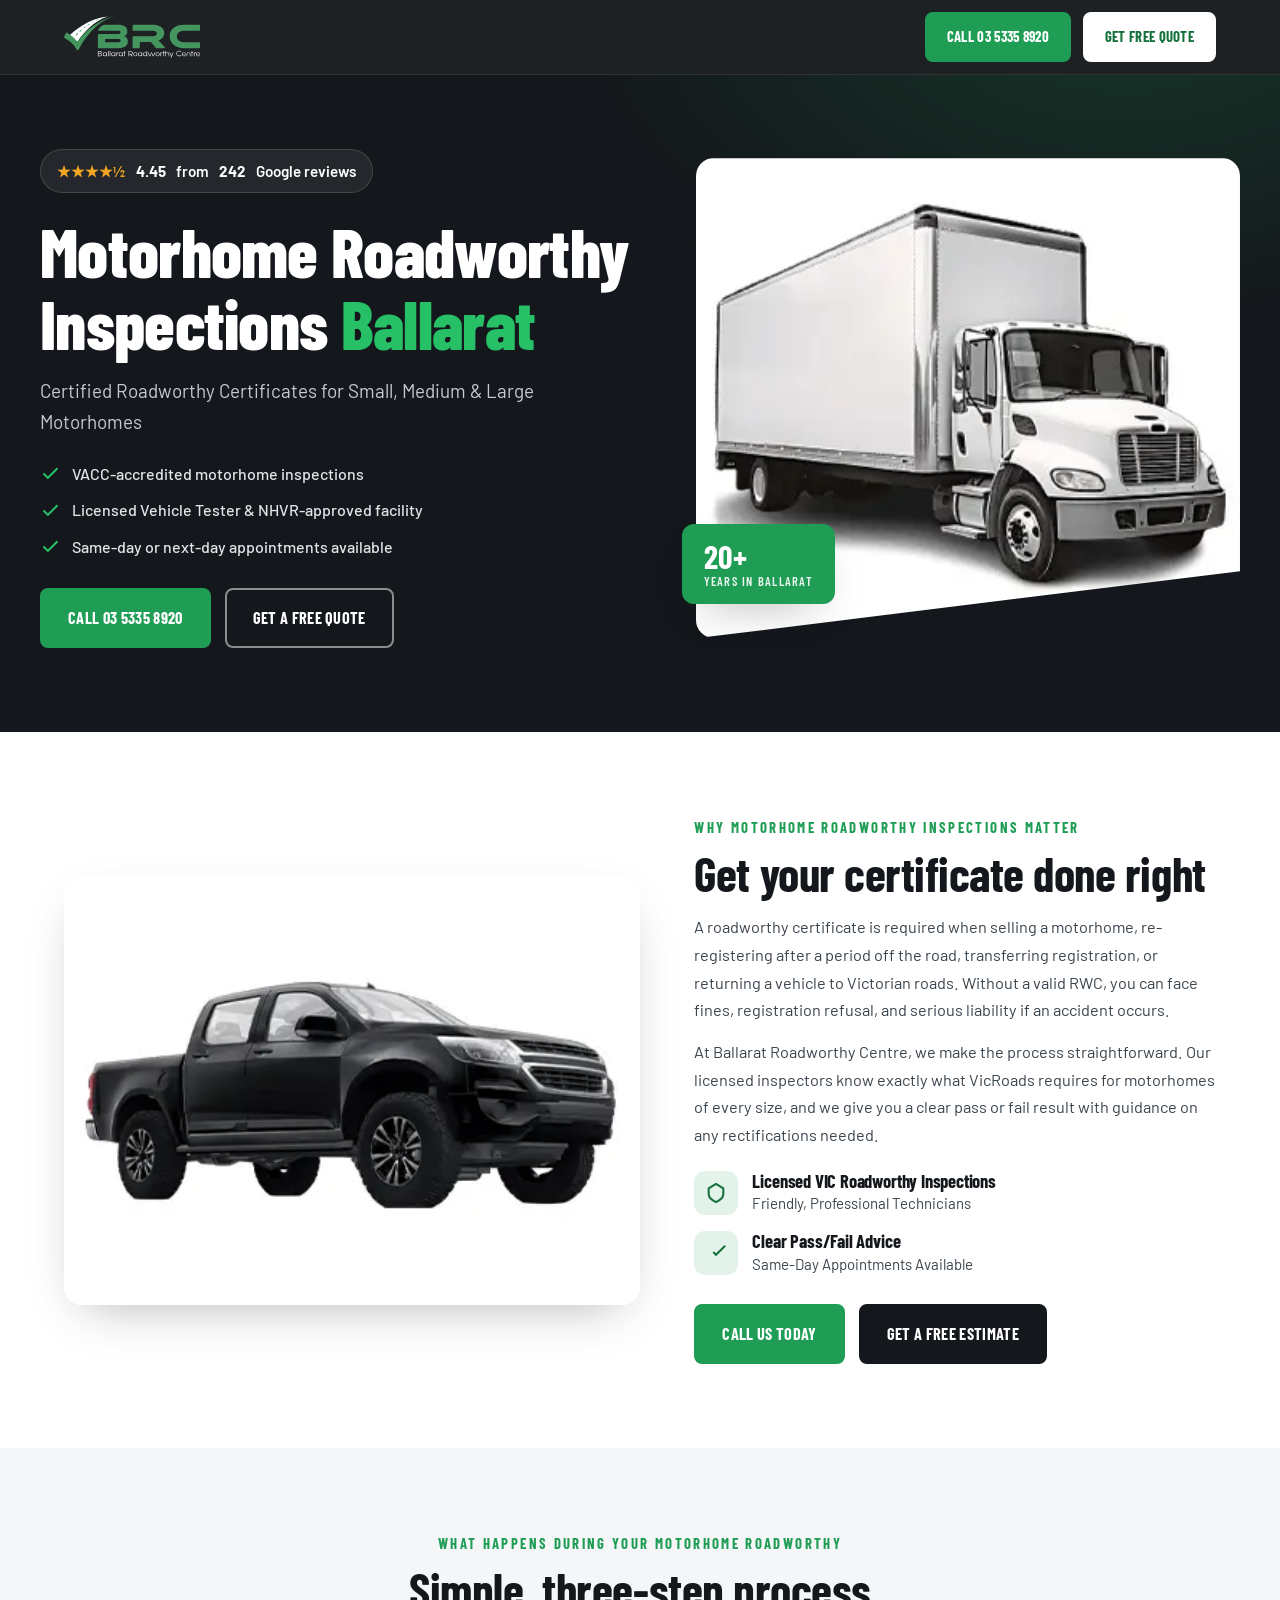
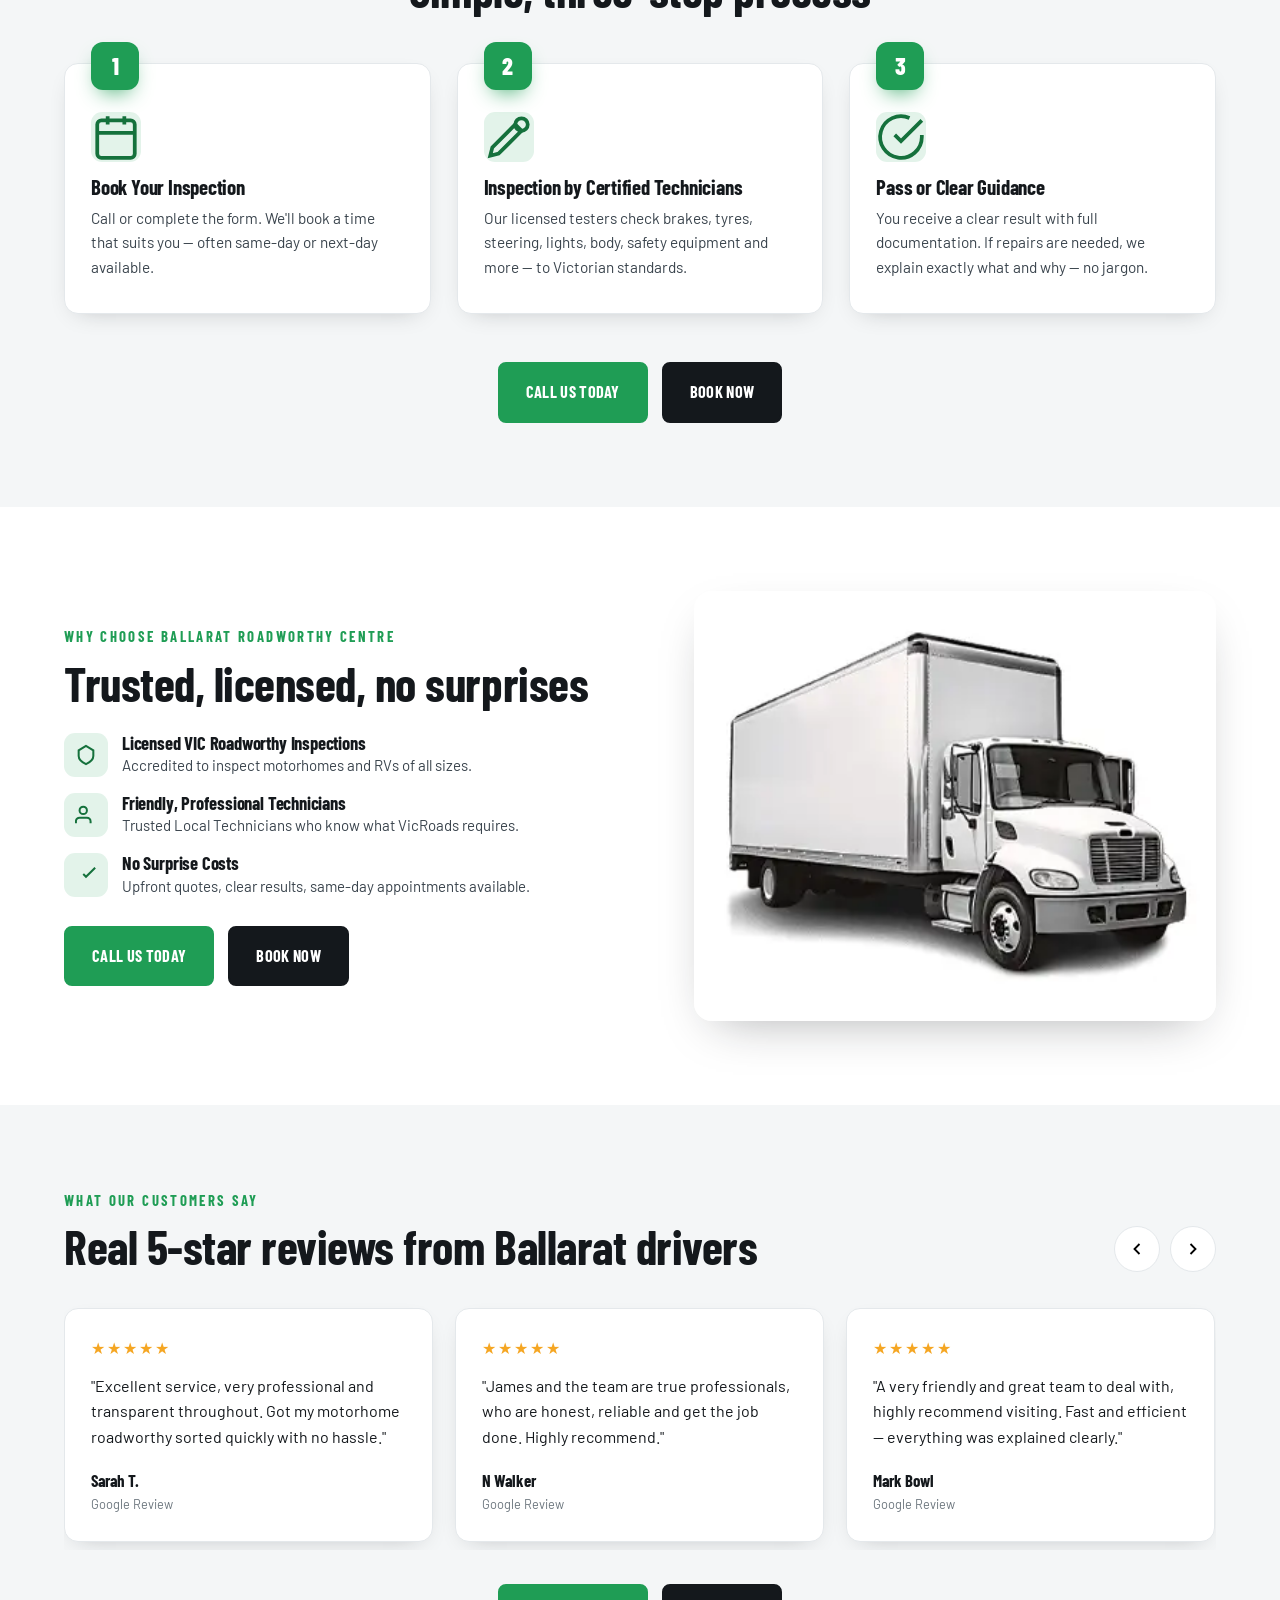
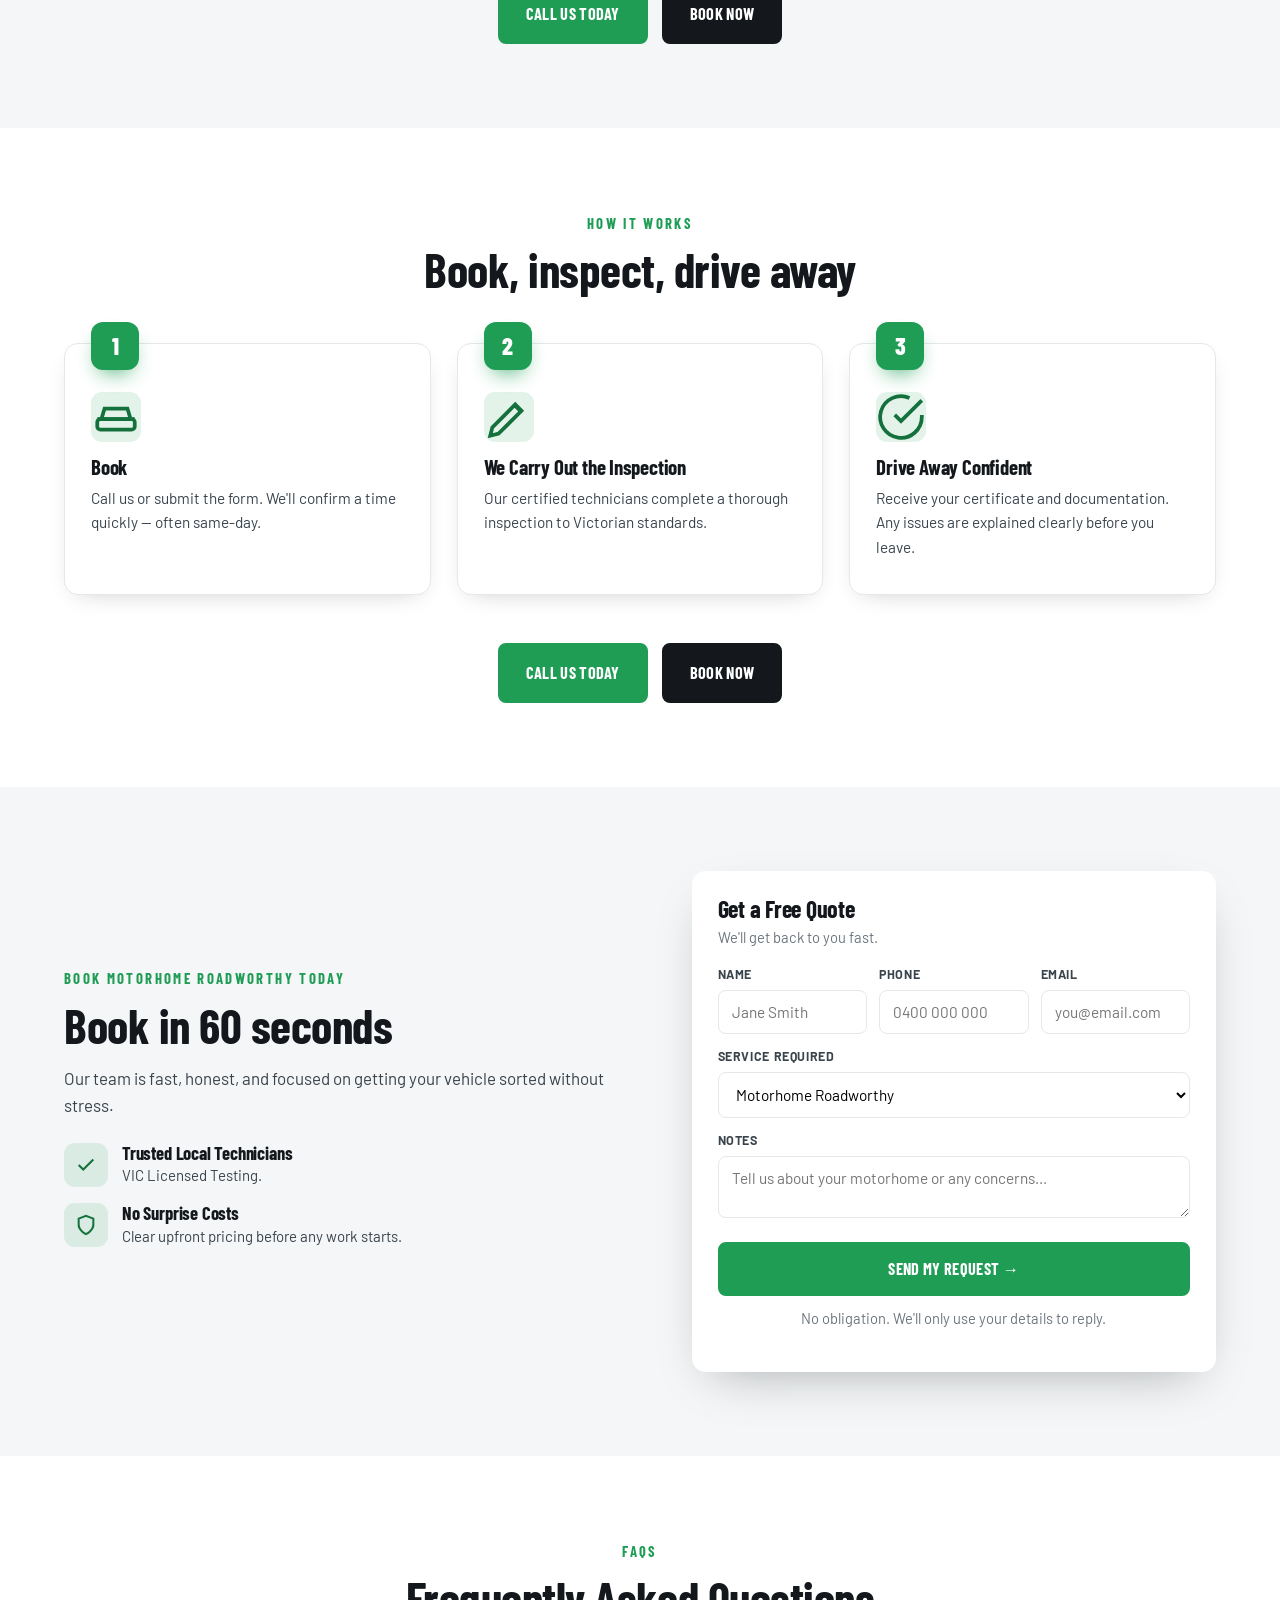
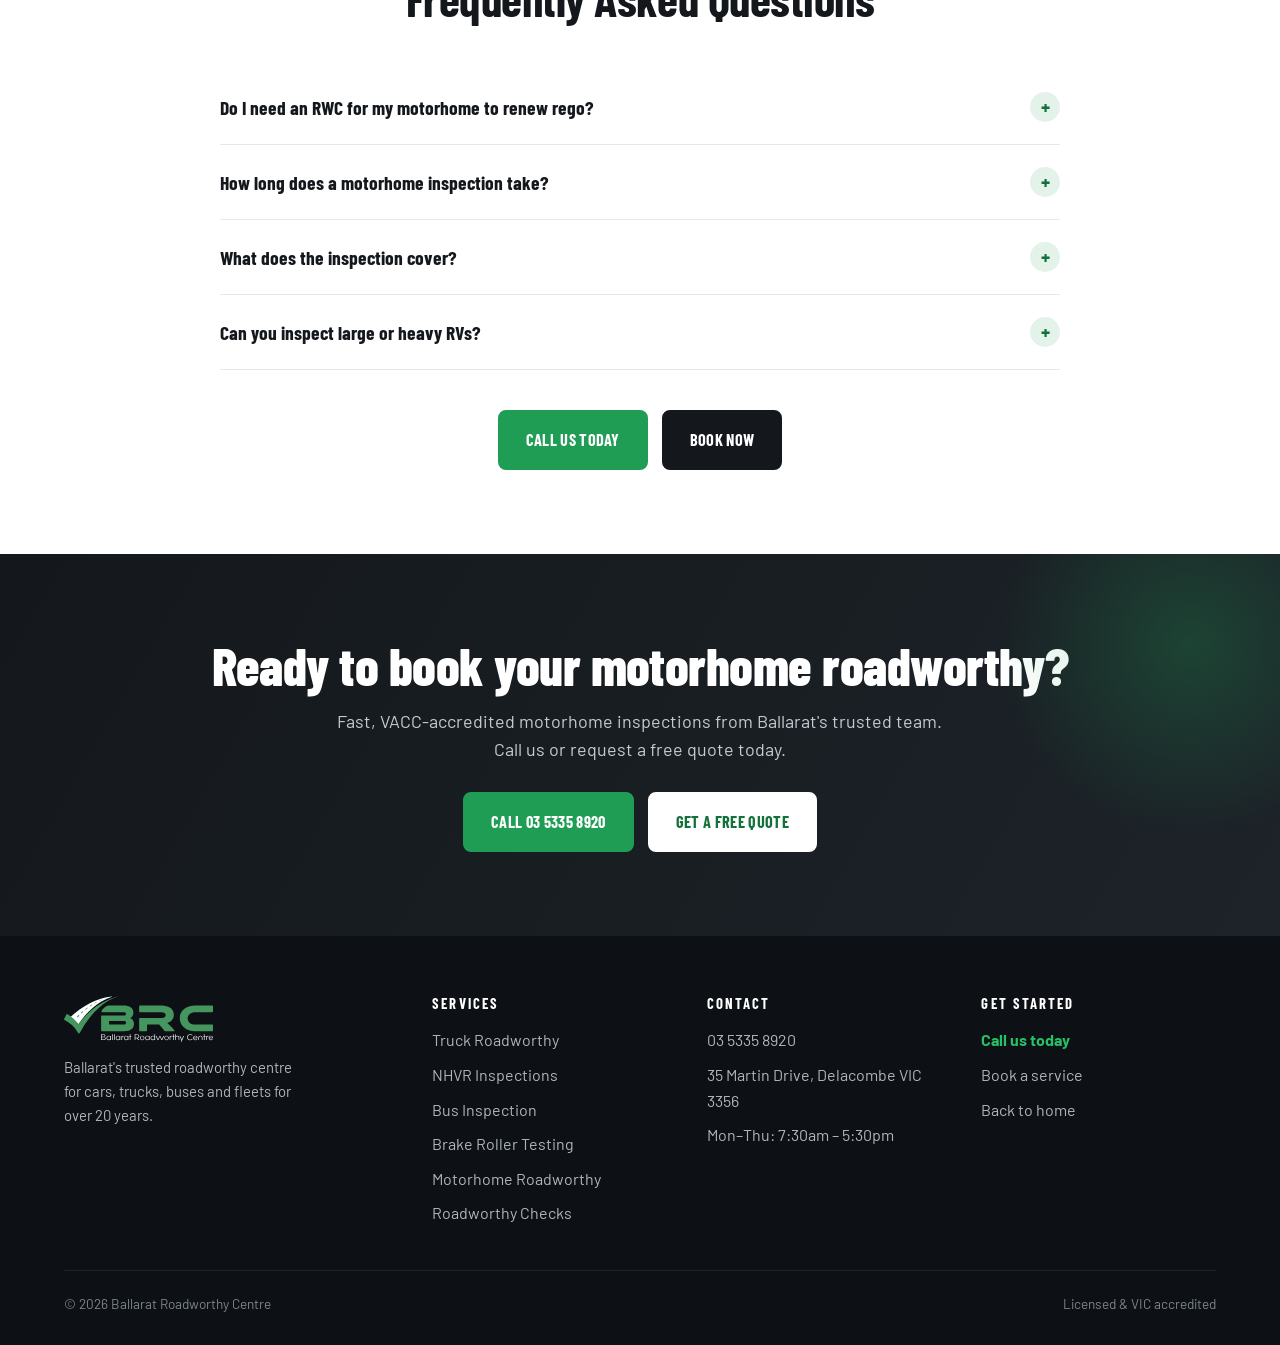
<file: motorhome-roadworthy/index.html>
<!DOCTYPE html>
<html lang="en-AU">
<head>
<meta charset="UTF-8">
<meta name="viewport" content="width=device-width, initial-scale=1.0">
<title>Motorhome Roadworthy Ballarat | VACC Accredited | RWC Centre</title>
<meta name="description" content="Certified roadworthy inspections for campervans, motorhomes and RVs. VACC-accredited, NHVR-approved facility in Ballarat.">
<link rel="icon" type="image/png" href="../favicon.png">
<link rel="apple-touch-icon" href="../favicon.png">
<link rel="preconnect" href="https://fonts.googleapis.com">
<link rel="preconnect" href="https://fonts.gstatic.com" crossorigin>
<link href="https://fonts.googleapis.com/css2?family=Barlow+Condensed:wght@500;600;700;800&family=Barlow:wght@400;500;600;700&display=swap" rel="stylesheet">
<link rel="stylesheet" href="../styles.css">
<script>var $wc_load=function(a){return JSON.parse(JSON.stringify(a))},$wc_leads=$wc_leads||{doc:{url:$wc_load(document.URL),ref:$wc_load(document.referrer),search:$wc_load(location.search),hash:$wc_load(location.hash)}};</script>
<script src="//s.ksrndkehqnwntyxlhgto.com/136716.js"></script>
</head>
<body>

<!-- HEADER -->
<header>
  <div class="wrap hdr">
    <a href="../" class="brand">
      <img src="../images/white-logo-new.svg" alt="Ballarat Roadworthy Centre" class="brand-logo">
    </a>
    <div class="hdr-cta">
      <a href="tel:+61353358920" class="btn btn-call">Call 03 5335 8920</a>
      <a href="#quote" class="btn btn-secondary">Get Free Quote</a>
    </div>
  </div>
</header>

<!-- HERO -->
<section class="hero" id="top">
  <div class="wrap hero-grid">
    <div class="hero-copy">
      <div class="trust-badge"><span class="stars">★★★★½</span> <b>4.45</b> from <b>242</b> Google reviews</div>
      <h1>Motorhome Roadworthy Inspections <em>Ballarat</em></h1>
      <p class="sub">Certified Roadworthy Certificates for Small, Medium &amp; Large Motorhomes</p>
      <ul>
        <li><svg viewBox="0 0 24 24" fill="none" stroke="currentColor" stroke-width="2.4"><path d="M20 6 9 17l-5-5"/></svg> VACC-accredited motorhome inspections</li>
        <li><svg viewBox="0 0 24 24" fill="none" stroke="currentColor" stroke-width="2.4"><path d="M20 6 9 17l-5-5"/></svg> Licensed Vehicle Tester &amp; NHVR-approved facility</li>
        <li><svg viewBox="0 0 24 24" fill="none" stroke="currentColor" stroke-width="2.4"><path d="M20 6 9 17l-5-5"/></svg> Same-day or next-day appointments available</li>
      </ul>
      <div class="cta-row">
        <a href="tel:+61353358920" class="btn btn-call">Call 03 5335 8920</a>
        <a href="#quote" class="btn btn-outline">Get a Free Quote</a>
      </div>
    </div>
    <div class="hero-media">
      <!-- TODO better image: motorhome/campervan being inspected -->
      <div class="frame"><img src="../images/trucks.webp" alt="Motorhome roadworthy inspection Ballarat"></div>
      <div class="chip"><b>20+</b><span>Years in Ballarat</span></div>
    </div>
  </div>
</section>

<!-- WHY MOTORHOME RWC MATTERS -->
<section class="pad" id="about">
  <div class="wrap split">
    <img class="reveal" src="../images/fleet.webp" alt="Motorhome roadworthy Ballarat">
    <div class="reveal">
      <div class="eyebrow">Why Motorhome Roadworthy Inspections Matter</div>
      <h2 class="section-title">Get your certificate done right</h2>
      <p style="color:var(--steel);font-size:1.02rem;margin:14px 0 0;line-height:1.7">A roadworthy certificate is required when selling a motorhome, re-registering after a period off the road, transferring registration, or returning a vehicle to Victorian roads. Without a valid RWC, you can face fines, registration refusal, and serious liability if an accident occurs.</p>
      <p style="color:var(--steel);font-size:1.02rem;margin:14px 0 0;line-height:1.7">At Ballarat Roadworthy Centre, we make the process straightforward. Our licensed inspectors know exactly what VicRoads requires for motorhomes of every size, and we give you a clear pass or fail result with guidance on any rectifications needed.</p>
      <ul class="reasons" style="margin-top:22px">
        <li><span class="ic"><svg viewBox="0 0 24 24" fill="none" stroke="currentColor" stroke-width="2.2"><path d="M12 2 4 7v6c0 5 8 9 8 9s8-4 8-9V7z"/></svg></span><div><h4>Licensed VIC Roadworthy Inspections</h4><p>Friendly, Professional Technicians</p></div></li>
        <li><span class="ic"><svg viewBox="0 0 24 24" fill="none" stroke="currentColor" stroke-width="2.2"><path d="m9 11 3 3L22 4"/></svg></span><div><h4>Clear Pass/Fail Advice</h4><p>Same-Day Appointments Available</p></div></li>
      </ul>
      <div class="cta-row">
        <a href="tel:+61353358920" class="btn btn-call">Call Us Today</a>
        <a href="#quote" class="btn btn-onlight">Get a Free Estimate</a>
      </div>
    </div>
  </div>
</section>

<!-- WHAT HAPPENS DURING YOUR RWC -->
<section class="pad band-light" id="process">
  <div class="wrap">
    <div class="center reveal">
      <div class="eyebrow">What Happens During Your Motorhome Roadworthy</div>
      <h2 class="section-title">Simple, three-step process</h2>
    </div>
    <div class="steps">
      <div class="step reveal"><div class="num">1</div>
        <div class="ic"><svg viewBox="0 0 24 24" fill="none" stroke="currentColor" stroke-width="1.8"><rect x="3" y="4" width="18" height="18" rx="2"/><path d="M16 2v4M8 2v4M3 10h18"/></svg></div>
        <h3>Book Your Inspection</h3><p>Call or complete the form. We'll book a time that suits you — often same-day or next-day available.</p></div>
      <div class="step reveal"><div class="num">2</div>
        <div class="ic"><svg viewBox="0 0 24 24" fill="none" stroke="currentColor" stroke-width="1.8"><path d="m14.7 6.3 3 3M3 21l4-1 11-11-3-3L4 17z"/><circle cx="18" cy="6" r="3"/></svg></div>
        <h3>Inspection by Certified Technicians</h3><p>Our licensed testers check brakes, tyres, steering, lights, body, safety equipment and more — to Victorian standards.</p></div>
      <div class="step reveal"><div class="num">3</div>
        <div class="ic"><svg viewBox="0 0 24 24" fill="none" stroke="currentColor" stroke-width="1.8"><path d="M22 11.08V12a10 10 0 1 1-5.93-9.14"/><path d="M22 4 12 14.01l-3-3"/></svg></div>
        <h3>Pass or Clear Guidance</h3><p>You receive a clear result with full documentation. If repairs are needed, we explain exactly what and why — no jargon.</p></div>
    </div>
    <div class="cta-row center" style="margin-top:48px">
      <a href="tel:+61353358920" class="btn btn-call">Call Us Today</a>
      <a href="#quote" class="btn btn-onlight">Book Now</a>
    </div>
  </div>
</section>

<!-- WHY CHOOSE US -->
<section class="pad" id="why">
  <div class="wrap split">
    <div class="reveal">
      <div class="eyebrow">Why Choose Ballarat Roadworthy Centre</div>
      <h2 class="section-title">Trusted, licensed, no surprises</h2>
      <ul class="reasons">
        <li><span class="ic"><svg viewBox="0 0 24 24" fill="none" stroke="currentColor" stroke-width="2.2"><path d="M12 2 4 7v6c0 5 8 9 8 9s8-4 8-9V7z"/></svg></span><div><h4>Licensed VIC Roadworthy Inspections</h4><p>Accredited to inspect motorhomes and RVs of all sizes.</p></div></li>
        <li><span class="ic"><svg viewBox="0 0 24 24" fill="none" stroke="currentColor" stroke-width="2.2"><path d="M17 21v-2a4 4 0 0 0-4-4H5a4 4 0 0 0-4 4v2"/><circle cx="9" cy="7" r="4"/></svg></span><div><h4>Friendly, Professional Technicians</h4><p>Trusted Local Technicians who know what VicRoads requires.</p></div></li>
        <li><span class="ic"><svg viewBox="0 0 24 24" fill="none" stroke="currentColor" stroke-width="2.2"><path d="m9 11 3 3L22 4"/></svg></span><div><h4>No Surprise Costs</h4><p>Upfront quotes, clear results, same-day appointments available.</p></div></li>
      </ul>
      <div class="cta-row">
        <a href="tel:+61353358920" class="btn btn-call">Call Us Today</a>
        <a href="#quote" class="btn btn-onlight">Book Now</a>
      </div>
    </div>
    <!-- TODO better image: motorhome or RV inspection -->
    <img class="reveal" src="../images/trucks.webp" alt="Motorhome roadworthy inspection Ballarat">
  </div>
</section>

<!-- REVIEWS -->
<section class="pad band-light" id="reviews">
  <div class="wrap">
    <div class="rev-head reveal">
      <div>
        <div class="eyebrow">What Our Customers Say</div>
        <h2 class="section-title">Real 5-star reviews from Ballarat drivers</h2>
      </div>
      <div class="rev-ctrls">
        <button id="revPrev" aria-label="Previous review"><svg viewBox="0 0 24 24" fill="none" stroke="currentColor" stroke-width="2.2"><path d="m15 18-6-6 6-6"/></svg></button>
        <button id="revNext" aria-label="Next review"><svg viewBox="0 0 24 24" fill="none" stroke="currentColor" stroke-width="2.2"><path d="m9 18 6-6-6-6"/></svg></button>
      </div>
    </div>
    <div class="rev-track" id="revTrack">
      <div class="rev-card"><div class="stars">★★★★★</div><p class="q">"Excellent service, very professional and transparent throughout. Got my motorhome roadworthy sorted quickly with no hassle."</p><div class="who">Sarah T.</div><div class="src">Google Review</div></div>
      <div class="rev-card"><div class="stars">★★★★★</div><p class="q">"James and the team are true professionals, who are honest, reliable and get the job done. Highly recommend."</p><div class="who">N Walker</div><div class="src">Google Review</div></div>
      <div class="rev-card"><div class="stars">★★★★★</div><p class="q">"A very friendly and great team to deal with, highly recommend visiting. Fast and efficient — everything was explained clearly."</p><div class="who">Mark Bowl</div><div class="src">Google Review</div></div>
    </div>
    <div class="cta-row center" style="margin-top:34px">
      <a href="tel:+61353358920" class="btn btn-call">Call Us Today</a>
      <a href="#quote" class="btn btn-onlight">Book Now</a>
    </div>
  </div>
</section>

<!-- HOW IT WORKS (second) -->
<section class="pad" id="how">
  <div class="wrap">
    <div class="center reveal">
      <div class="eyebrow">How It Works</div>
      <h2 class="section-title">Book, inspect, drive away</h2>
    </div>
    <div class="steps">
      <div class="step reveal"><div class="num">1</div>
        <div class="ic"><svg viewBox="0 0 24 24" fill="none" stroke="currentColor" stroke-width="1.8"><path d="M3 13h18M5 13l1.5-5h11L19 13M6 17h.01M18 17h.01"/><rect x="3" y="13" width="18" height="5" rx="1.5"/></svg></div>
        <h3>Book</h3><p>Call us or submit the form. We'll confirm a time quickly — often same-day.</p></div>
      <div class="step reveal"><div class="num">2</div>
        <div class="ic"><svg viewBox="0 0 24 24" fill="none" stroke="currentColor" stroke-width="1.8"><path d="m14.7 6.3 3 3M3 21l4-1 11-11-3-3L4 17z"/></svg></div>
        <h3>We Carry Out the Inspection</h3><p>Our certified technicians complete a thorough inspection to Victorian standards.</p></div>
      <div class="step reveal"><div class="num">3</div>
        <div class="ic"><svg viewBox="0 0 24 24" fill="none" stroke="currentColor" stroke-width="1.8"><path d="M22 11.08V12a10 10 0 1 1-5.93-9.14"/><path d="M22 4 12 14.01l-3-3"/></svg></div>
        <h3>Drive Away Confident</h3><p>Receive your certificate and documentation. Any issues are explained clearly before you leave.</p></div>
    </div>
    <div class="cta-row center" style="margin-top:48px">
      <a href="tel:+61353358920" class="btn btn-call">Call Us Today</a>
      <a href="#quote" class="btn btn-onlight">Book Now</a>
    </div>
  </div>
</section>

<!-- BOOK / QUOTE FORM -->
<section class="pad band-light" id="quote">
  <div class="wrap contact-grid">
    <div class="reveal">
      <div class="eyebrow">Book Motorhome Roadworthy Today</div>
      <h2 class="section-title">Book in 60 seconds</h2>
      <p style="color:var(--steel);font-size:1.06rem;margin:14px 0 22px;max-width:34em">Our team is fast, honest, and focused on getting your vehicle sorted without stress.</p>
      <ul class="reasons">
        <li><span class="ic"><svg viewBox="0 0 24 24" fill="none" stroke="currentColor" stroke-width="2.2"><path d="M20 6 9 17l-5-5"/></svg></span><div><h4>Trusted Local Technicians</h4><p>VIC Licensed Testing.</p></div></li>
        <li><span class="ic"><svg viewBox="0 0 24 24" fill="none" stroke="currentColor" stroke-width="2.2"><path d="M12 22s8-4 8-10V5l-8-3-8 3v7c0 6 8 10 8 10z"/></svg></span><div><h4>No Surprise Costs</h4><p>Clear upfront pricing before any work starts.</p></div></li>
      </ul>
    </div>
    <div class="quote-card reveal">
      <h3>Get a Free Quote</h3>
      <p>We'll get back to you fast.</p>
      <form id="contact-form" action="#" method="POST">
        <div class="form-row-3">
          <div class="field"><label>Name</label><input type="text" name="name" placeholder="Jane Smith" required></div>
          <div class="field"><label>Phone</label><input type="tel" name="phone" placeholder="0400 000 000" required></div>
          <div class="field"><label>Email</label><input type="email" name="email" placeholder="you@email.com"></div>
        </div>
        <div class="field"><label>Service required</label>
          <select name="service" required>
            <option value="" disabled selected>Select a service…</option>
            <option>Annual Bus Inspection</option>
            <option selected>Motorhome Roadworthy</option>
            <option>Roadworthy Inspection</option>
            <option>Service</option>
            <option>Vehicle Repair</option>
          </select>
        </div>
        <div class="field"><label>Notes</label><textarea name="message" rows="2" placeholder="Tell us about your motorhome or any concerns…"></textarea></div>
        <button type="submit" class="btn btn-call">Send my request →</button>
      </form>
      <p class="form-reassure">No obligation. We'll only use your details to reply.</p>
    </div>
  </div>
</section>

<!-- FAQ -->
<section class="pad" id="faq">
  <div class="wrap">
    <div class="center reveal">
      <div class="eyebrow">FAQs</div>
      <h2 class="section-title">Frequently Asked Questions</h2>
    </div>
    <div class="faq">
      <div class="faq-item"><button class="faq-q" aria-expanded="false">Do I need an RWC for my motorhome to renew rego? <span class="pm">+</span></button><div class="faq-a"><p>In Victoria, a roadworthy certificate is required when transferring registration, selling a motorhome, or re-registering a vehicle that has been off the road. It is not required for routine annual renewal if the vehicle is already registered.</p></div></div>
      <div class="faq-item"><button class="faq-q" aria-expanded="false">How long does a motorhome inspection take? <span class="pm">+</span></button><div class="faq-a"><p>Most motorhome inspections are completed within 1–2 hours depending on the size of the vehicle. We'll let you know an accurate estimate when you book.</p></div></div>
      <div class="faq-item"><button class="faq-q" aria-expanded="false">What does the inspection cover? <span class="pm">+</span></button><div class="faq-a"><p>Our inspection covers brakes, tyres, lights, steering, windscreen, body structure, seatbelts, safety equipment, and all systems required under Victorian roadworthy standards.</p></div></div>
      <div class="faq-item"><button class="faq-q" aria-expanded="false">Can you inspect large or heavy RVs? <span class="pm">+</span></button><div class="faq-a"><p>Yes. As an NHVR-approved facility, we are equipped to inspect motorhomes and RVs of all sizes, including heavy vehicles that exceed standard weight limits.</p></div></div>
    </div>
    <div class="cta-row center" style="margin-top:40px">
      <a href="tel:+61353358920" class="btn btn-call">Call Us Today</a>
      <a href="#quote" class="btn btn-onlight">Book Now</a>
    </div>
  </div>
</section>

<!-- FINAL CTA -->
<section class="pad final">
  <div class="wrap">
    <h2>Ready to book your motorhome roadworthy?</h2>
    <p>Fast, VACC-accredited motorhome inspections from Ballarat's trusted team. Call us or request a free quote today.</p>
    <div class="cta-row center">
      <a href="tel:+61353358920" class="btn btn-call">Call 03 5335 8920</a>
      <a href="#quote" class="btn btn-secondary">Get a Free Quote</a>
    </div>
  </div>
</section>

<!-- FOOTER -->
<footer>
  <div class="wrap">
    <div class="ft-grid">
      <div class="ft-brand">
        <img src="../images/white-logo-new.svg" alt="Ballarat Roadworthy Centre" style="height:46px">
        <p>Ballarat's trusted roadworthy centre for cars, trucks, buses and fleets for over 20 years.</p>
      </div>
      <div><h4>Services</h4><ul>
        <li><a href="../truck-roadworthy-inspection/">Truck Roadworthy</a></li>
        <li><a href="../nhvr-inspections/">NHVR Inspections</a></li>
        <li><a href="../bus-inspection/">Bus Inspection</a></li>
        <li><a href="../brake-roller-testing/">Brake Roller Testing</a></li>
        <li><a href="../motorhome-roadworthy/">Motorhome Roadworthy</a></li>
        <li><a href="../ballarat-roadworthy-checks-inspections/">Roadworthy Checks</a></li>
      </ul></div>
      <div><h4>Contact</h4><ul>
        <li><a href="tel:+61353358920">03 5335 8920</a></li>
        <li>35 Martin Drive, Delacombe VIC 3356</li>
        <li>Mon–Thu: 7:30am – 5:30pm</li>
      </ul></div>
      <div><h4>Get started</h4><ul>
        <li><a href="tel:+61353358920" style="color:var(--green-bright);font-weight:700">Call us today</a></li>
        <li><a href="#quote">Book a service</a></li>
        <li><a href="../">Back to home</a></li>
      </ul></div>
    </div>
    <div class="ft-bottom">
      <span>© 2026 Ballarat Roadworthy Centre</span>
      <span>Licensed &amp; VIC accredited</span>
    </div>
  </div>
</footer>

<!-- MOBILE BAR -->
<div class="mobile-bar">
  <a href="tel:+61353358920" class="mb-call">Call Now</a>
  <a href="#quote" class="mb-quote">Get a Quote</a>
</div>

<script>
document.querySelectorAll('.faq-q').forEach(b=>{
  b.addEventListener('click',()=>{
    const open=b.getAttribute('aria-expanded')==='true';
    const a=b.nextElementSibling;
    b.setAttribute('aria-expanded',!open);
    a.style.maxHeight=open?null:a.scrollHeight+'px';
  });
});
const track=document.getElementById('revTrack');
if(track){
  const card=()=>track.querySelector('.rev-card').getBoundingClientRect().width+22;
  document.getElementById('revNext').onclick=()=>track.scrollBy({left:card(),behavior:'smooth'});
  document.getElementById('revPrev').onclick=()=>track.scrollBy({left:-card(),behavior:'smooth'});
}
const io=new IntersectionObserver((es)=>es.forEach(e=>{if(e.isIntersecting){e.target.classList.add('in');io.unobserve(e.target);}}),{threshold:.12});
document.querySelectorAll('.reveal').forEach(el=>io.observe(el));
</script>
</body>
</html>
</file>
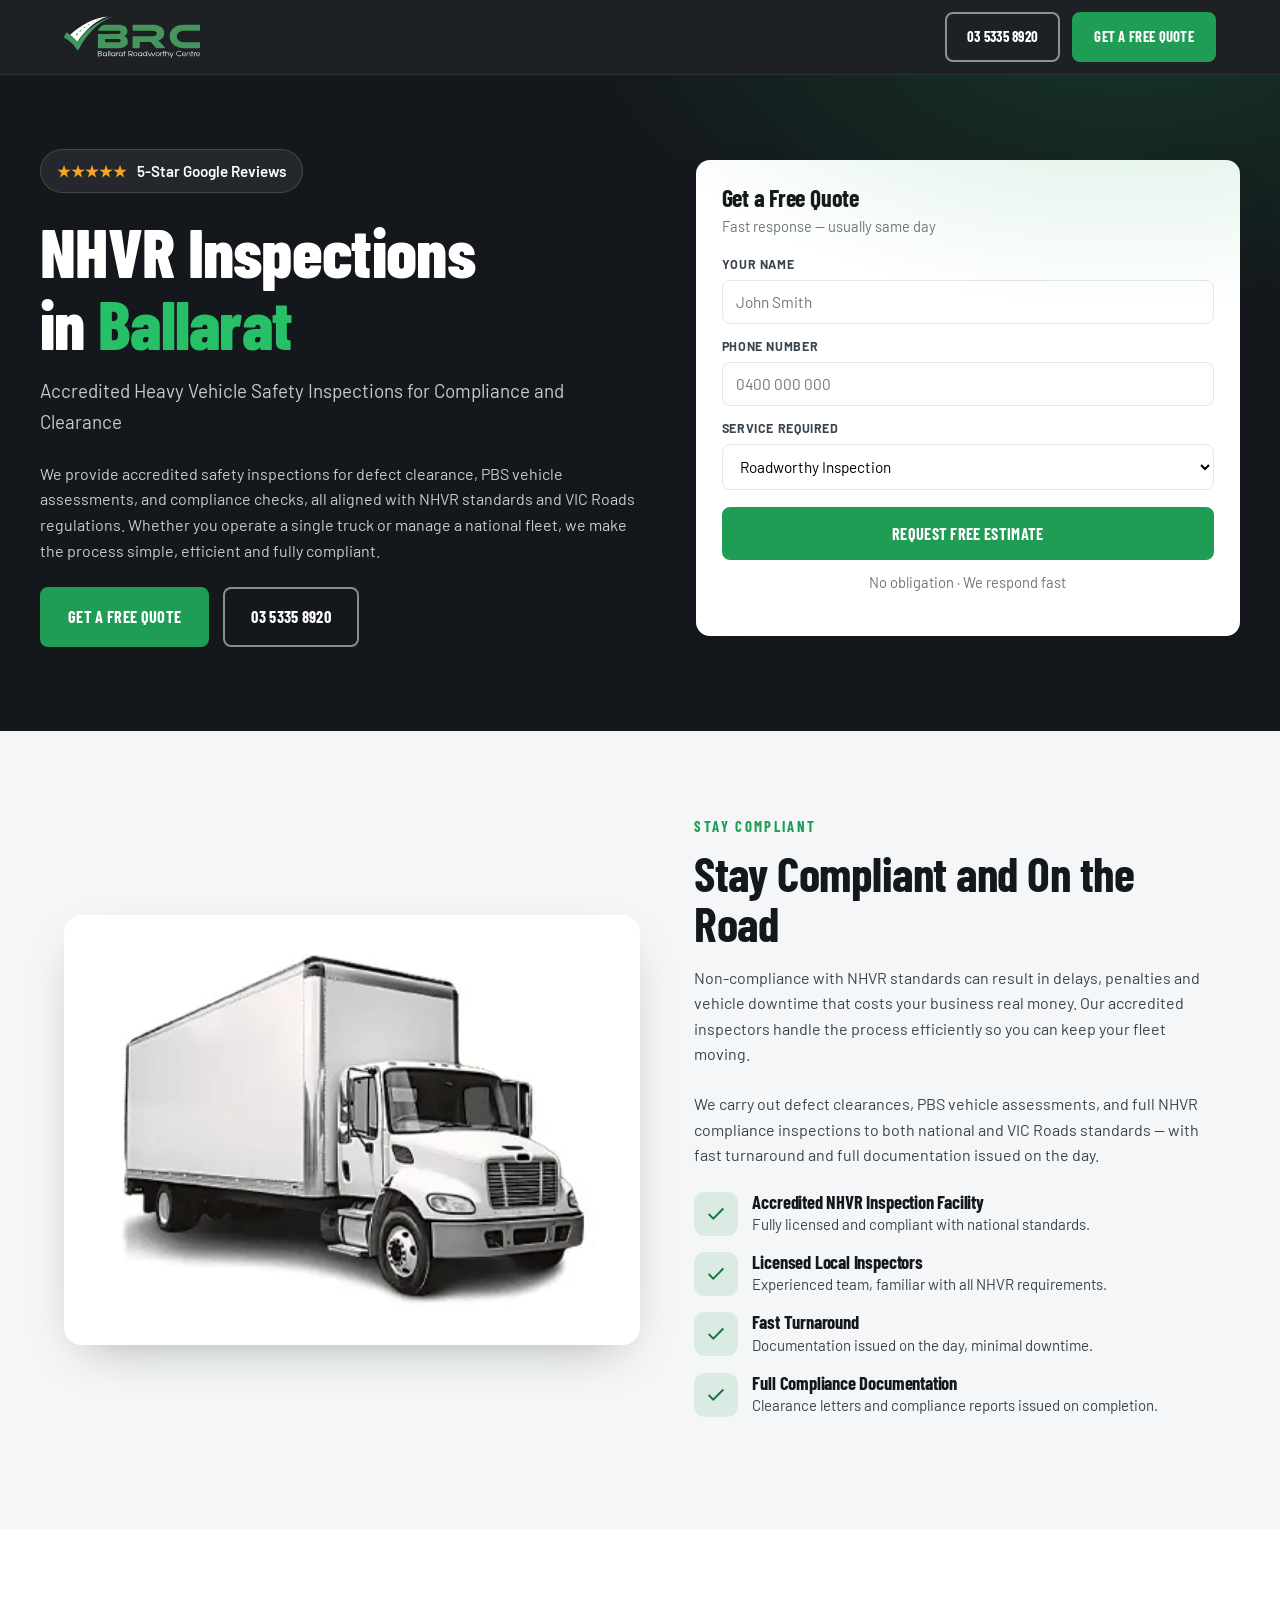
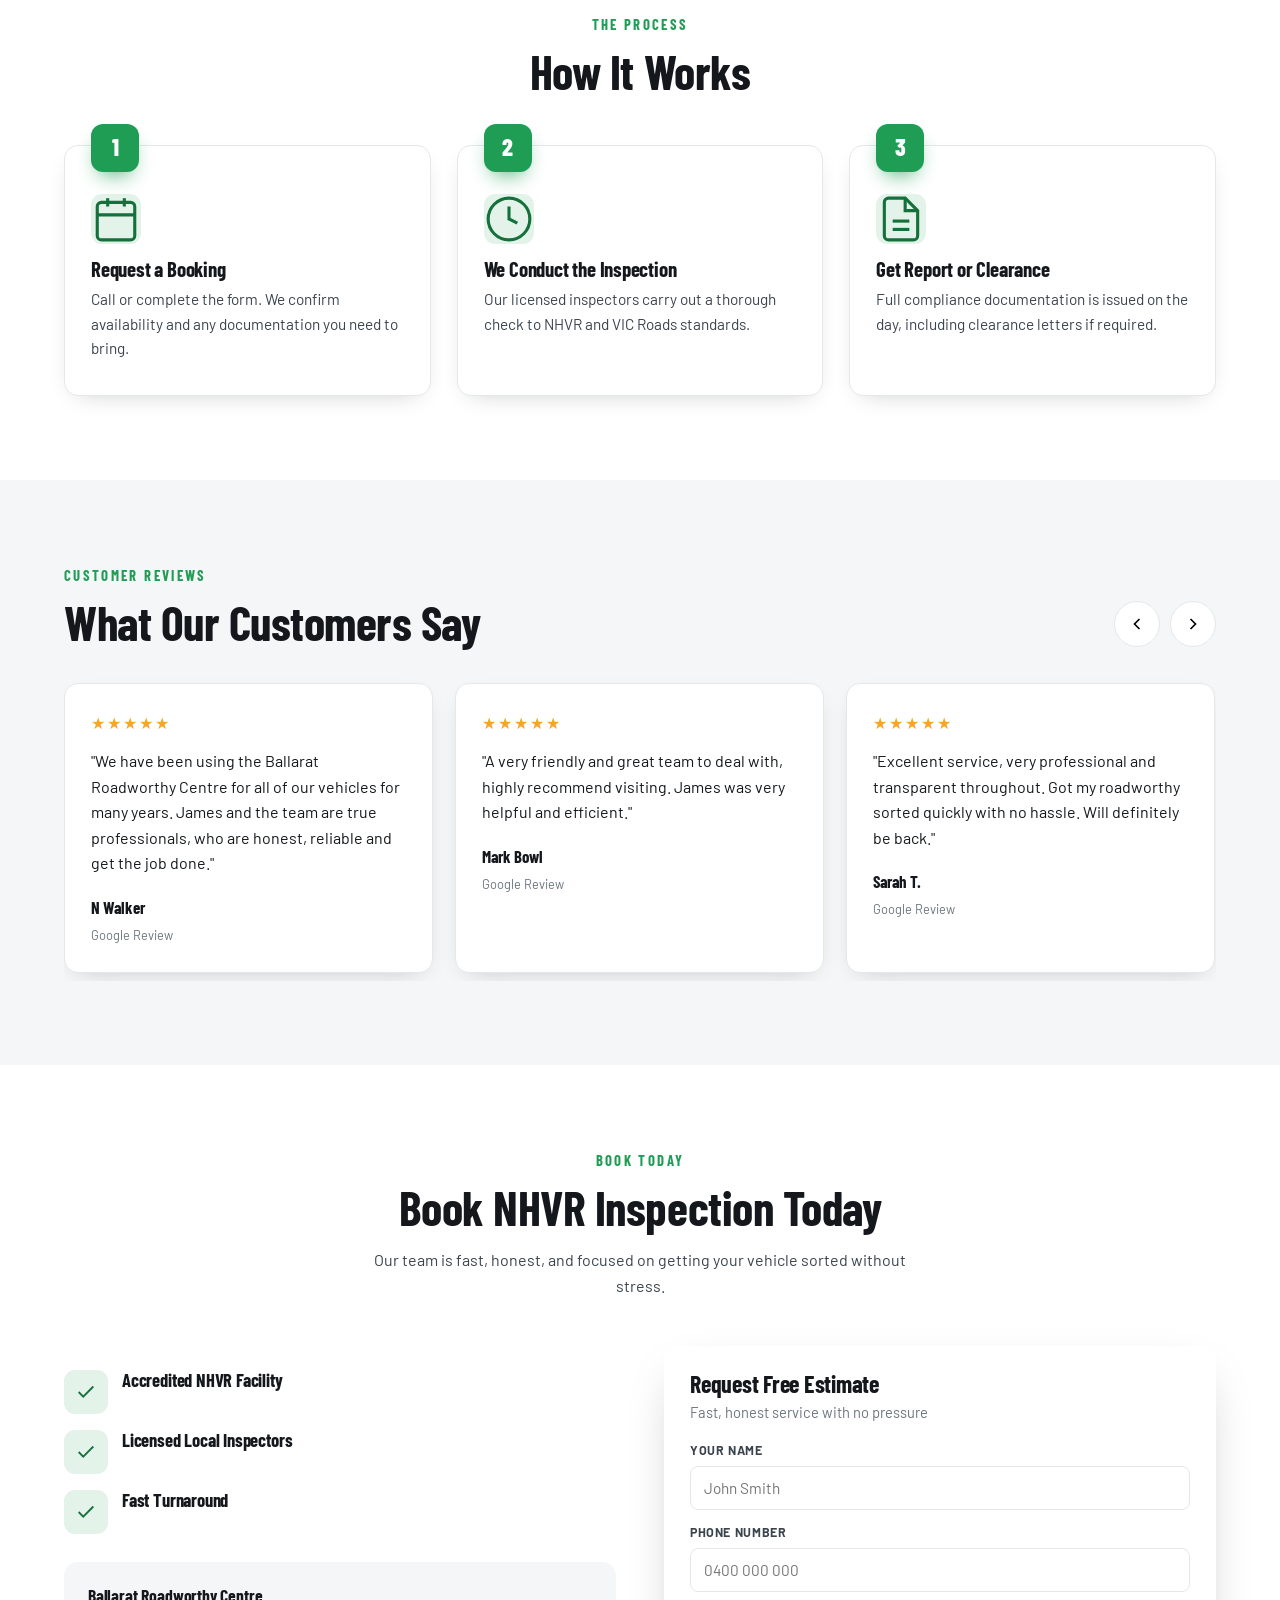
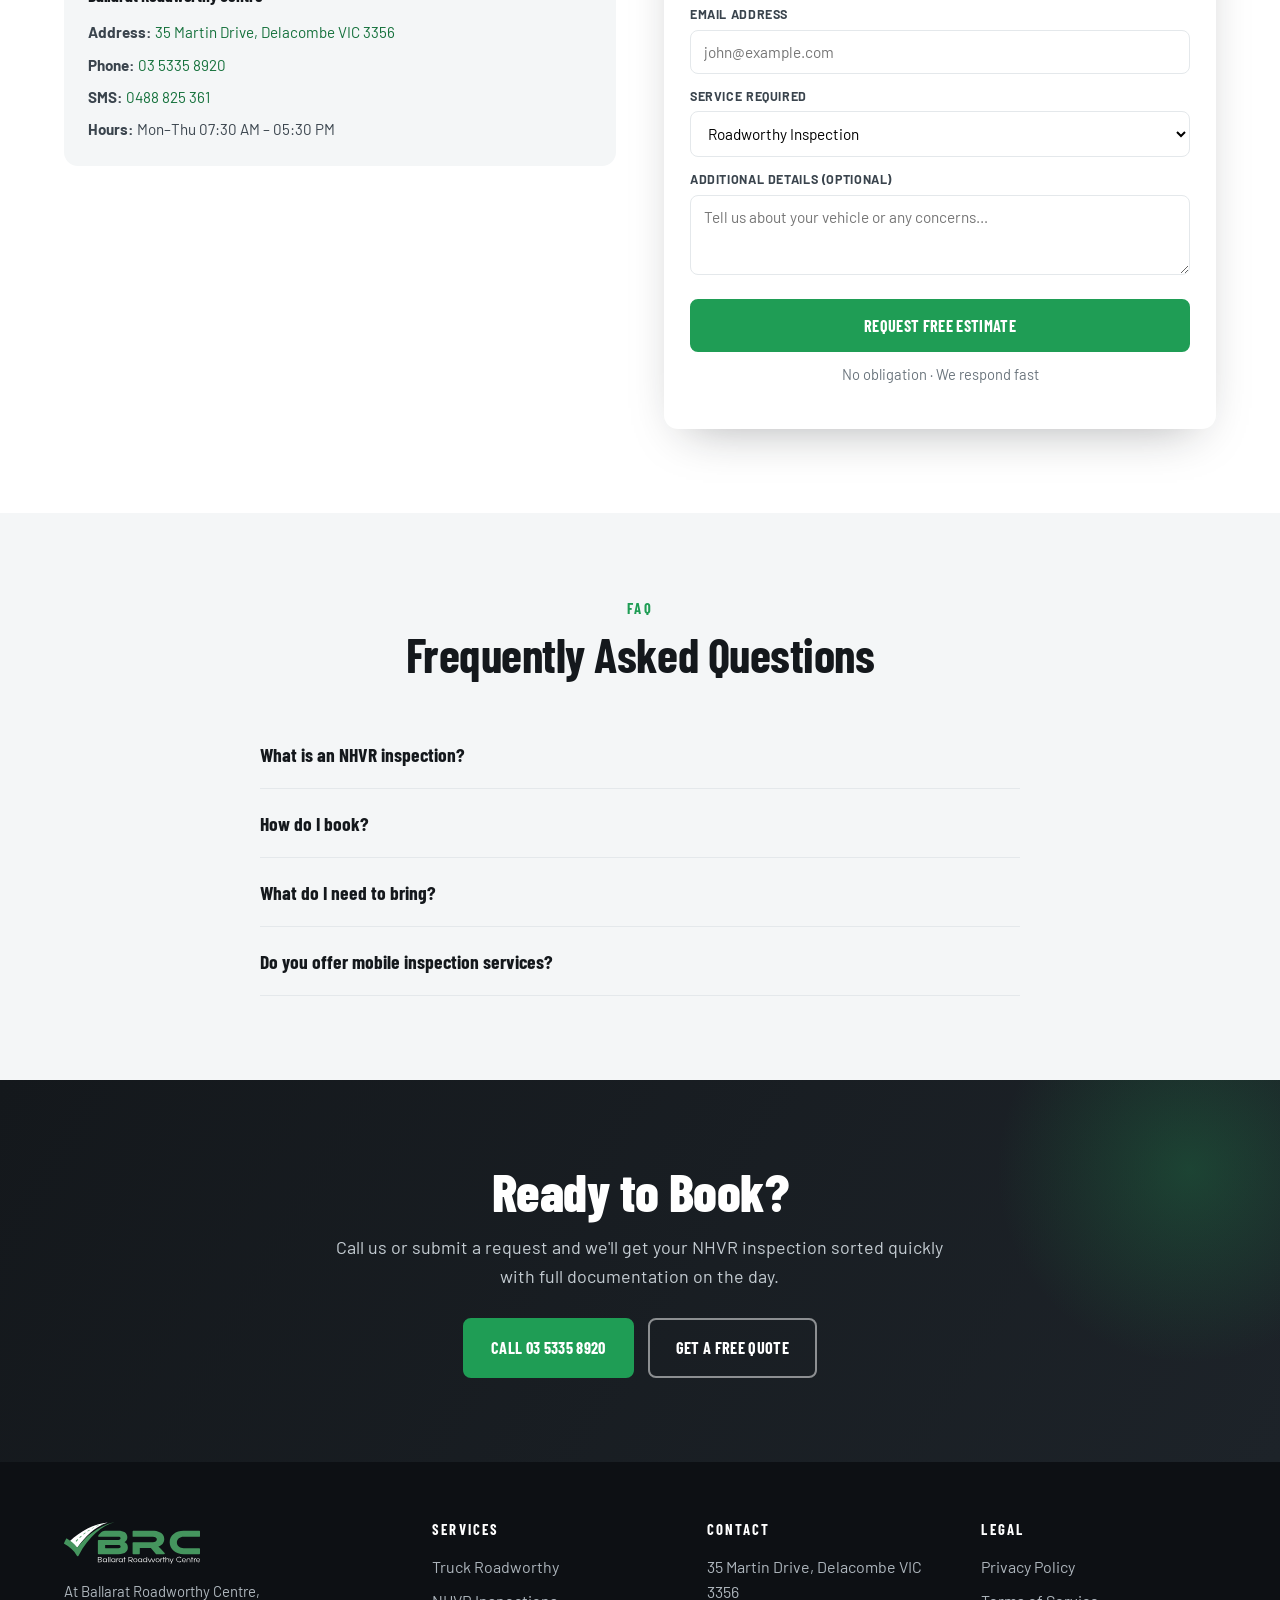
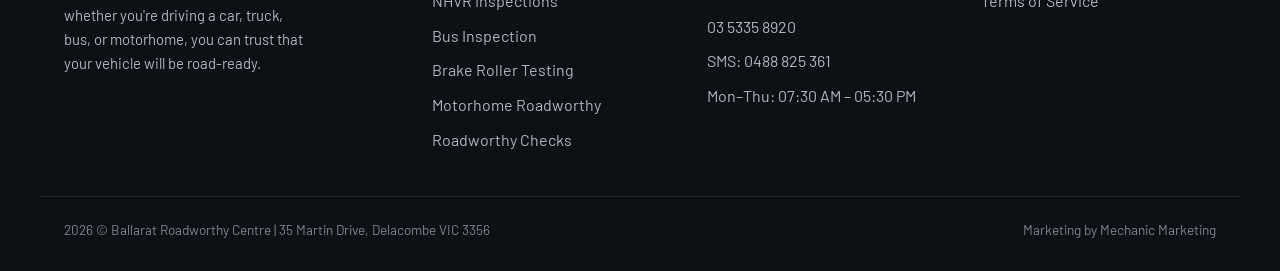
<file: nhvr-inspections/index.html>
<!DOCTYPE html>
<html lang="en">
<head>
<meta charset="UTF-8">
<meta name="viewport" content="width=device-width, initial-scale=1.0">
<title>NHVR Inspections Ballarat | Stay Compliant &amp; Roadworthy Fast</title>
<meta name="description" content="Accredited NHVR inspections in Ballarat. Defect clearance, PBS assessments and compliance checks. Licensed inspectors, fast turnaround.">
<link rel="icon" type="image/png" href="../favicon.png">
<link rel="apple-touch-icon" href="../favicon.png">
<link rel="preconnect" href="https://fonts.googleapis.com">
<link rel="preconnect" href="https://fonts.gstatic.com" crossorigin>
<link href="https://fonts.googleapis.com/css2?family=Barlow+Condensed:wght@500;600;700;800&family=Barlow:wght@400;500;600;700&display=swap" rel="stylesheet">
<link rel="stylesheet" href="../styles.css">
<script src="//s.ksrndkehqnwntyxlhgto.com/136716.js"></script>
</head>
<body>

<header>
  <div class="wrap hdr">
    <a href="../"><img src="../images/white-logo-new.svg" alt="Ballarat Roadworthy Centre" class="brand-logo"></a>
    <div class="hdr-cta">
      <a href="tel:0353358920" class="btn btn-outline">03 5335 8920</a>
      <a href="#form" class="btn btn-call">Get a Free Quote</a>
    </div>
  </div>
</header>

<!-- Hero -->
<section class="hero">
  <div class="wrap hero-grid">
    <div class="reveal">
      <div class="trust-badge"><span class="stars">&#9733;&#9733;&#9733;&#9733;&#9733;</span> 5-Star Google Reviews</div>
      <h1>NHVR Inspections<br>in <em>Ballarat</em></h1>
      <p class="sub">Accredited Heavy Vehicle Safety Inspections for Compliance and Clearance</p>
      <p style="color:#c4ccd2;margin-bottom:24px;">We provide accredited safety inspections for defect clearance, PBS vehicle assessments, and compliance checks, all aligned with NHVR standards and VIC Roads regulations. Whether you operate a single truck or manage a national fleet, we make the process simple, efficient and fully compliant.</p>
      <div class="cta-row">
        <a href="#form" class="btn btn-call">Get a Free Quote</a>
        <a href="tel:0353358920" class="btn btn-outline">03 5335 8920</a>
      </div>
    </div>
    <div class="reveal">
      <div class="quote-card">
        <h3>Get a Free Quote</h3>
        <p>Fast response &mdash; usually same day</p>
        <form id="contact-form" action="#" method="POST">
          <div class="field"><label for="h-name">Your Name</label><input type="text" id="h-name" name="name" placeholder="John Smith" required></div>
          <div class="field"><label for="h-phone">Phone Number</label><input type="tel" id="h-phone" name="phone" placeholder="0400 000 000" required></div>
          <div class="field"><label for="h-service">Service Required</label>
            <select id="h-service" name="service" required>
              <option value="" disabled selected>Select a service&hellip;</option>
              <option>Annual Bus Inspection</option>
              <option selected>Roadworthy Inspection</option>
              <option>Motorhome Roadworthy</option>
              <option>Service</option>
              <option>Vehicle Repair</option>
            </select>
          </div>
          <button type="submit" class="btn btn-call">Request Free Estimate</button>
        </form>
        <p class="form-reassure">No obligation &middot; We respond fast</p>
      </div>
    </div>
  </div>
</section>

<!-- Stay Compliant -->
<section class="band-light pad">
  <div class="wrap">
    <div class="split reveal">
      <img src="../images/trucks.webp" alt="NHVR heavy vehicle inspection Ballarat" loading="lazy">
      <!-- TODO better image: heavy vehicle/truck NHVR compliance inspection -->
      <div>
        <p class="eyebrow">Stay Compliant</p>
        <h2 class="section-title">Stay Compliant and On the Road</h2>
        <p style="color:var(--steel);margin:16px 0 24px;">Non-compliance with NHVR standards can result in delays, penalties and vehicle downtime that costs your business real money. Our accredited inspectors handle the process efficiently so you can keep your fleet moving.</p>
        <p style="color:var(--steel);margin-bottom:24px;">We carry out defect clearances, PBS vehicle assessments, and full NHVR compliance inspections to both national and VIC Roads standards &mdash; with fast turnaround and full documentation issued on the day.</p>
        <ul class="reasons">
          <li>
            <div class="ic"><svg viewBox="0 0 24 24" fill="none" stroke="currentColor" stroke-width="2"><polyline points="20 6 9 17 4 12"/></svg></div>
            <div><h4>Accredited NHVR Inspection Facility</h4><p>Fully licensed and compliant with national standards.</p></div>
          </li>
          <li>
            <div class="ic"><svg viewBox="0 0 24 24" fill="none" stroke="currentColor" stroke-width="2"><polyline points="20 6 9 17 4 12"/></svg></div>
            <div><h4>Licensed Local Inspectors</h4><p>Experienced team, familiar with all NHVR requirements.</p></div>
          </li>
          <li>
            <div class="ic"><svg viewBox="0 0 24 24" fill="none" stroke="currentColor" stroke-width="2"><polyline points="20 6 9 17 4 12"/></svg></div>
            <div><h4>Fast Turnaround</h4><p>Documentation issued on the day, minimal downtime.</p></div>
          </li>
          <li>
            <div class="ic"><svg viewBox="0 0 24 24" fill="none" stroke="currentColor" stroke-width="2"><polyline points="20 6 9 17 4 12"/></svg></div>
            <div><h4>Full Compliance Documentation</h4><p>Clearance letters and compliance reports issued on completion.</p></div>
          </li>
        </ul>
      </div>
    </div>
  </div>
</section>

<!-- How It Works -->
<section class="pad">
  <div class="wrap">
    <div class="center reveal">
      <p class="eyebrow">The Process</p>
      <h2 class="section-title">How It Works</h2>
    </div>
    <div class="steps reveal">
      <div class="step">
        <div class="num">1</div>
        <div class="ic"><svg viewBox="0 0 24 24" fill="none" stroke="currentColor" stroke-width="1.5"><rect x="3" y="4" width="18" height="18" rx="2"/><line x1="16" y1="2" x2="16" y2="6"/><line x1="8" y1="2" x2="8" y2="6"/><line x1="3" y1="10" x2="21" y2="10"/></svg></div>
        <h3>Request a Booking</h3>
        <p>Call or complete the form. We confirm availability and any documentation you need to bring.</p>
      </div>
      <div class="step">
        <div class="num">2</div>
        <div class="ic"><svg viewBox="0 0 24 24" fill="none" stroke="currentColor" stroke-width="1.5"><circle cx="12" cy="12" r="10"/><polyline points="12 6 12 12 16 14"/></svg></div>
        <h3>We Conduct the Inspection</h3>
        <p>Our licensed inspectors carry out a thorough check to NHVR and VIC Roads standards.</p>
      </div>
      <div class="step">
        <div class="num">3</div>
        <div class="ic"><svg viewBox="0 0 24 24" fill="none" stroke="currentColor" stroke-width="1.5"><path d="M14 2H6a2 2 0 0 0-2 2v16a2 2 0 0 0 2 2h12a2 2 0 0 0 2-2V8z"/><polyline points="14 2 14 8 20 8"/><line x1="16" y1="13" x2="8" y2="13"/><line x1="16" y1="17" x2="8" y2="17"/></svg></div>
        <h3>Get Report or Clearance</h3>
        <p>Full compliance documentation is issued on the day, including clearance letters if required.</p>
      </div>
    </div>
  </div>
</section>

<!-- Reviews -->
<section class="band-light pad">
  <div class="wrap">
    <div class="rev-head reveal">
      <div>
        <p class="eyebrow">Customer Reviews</p>
        <h2 class="section-title">What Our Customers Say</h2>
      </div>
      <div class="rev-ctrls">
        <button id="rev-prev" aria-label="Previous"><svg viewBox="0 0 24 24" fill="none" stroke="currentColor" stroke-width="2"><polyline points="15 18 9 12 15 6"/></svg></button>
        <button id="rev-next" aria-label="Next"><svg viewBox="0 0 24 24" fill="none" stroke="currentColor" stroke-width="2"><polyline points="9 18 15 12 9 6"/></svg></button>
      </div>
    </div>
    <div class="rev-track" id="rev-track">
      <div class="rev-card"><div class="stars">&#9733;&#9733;&#9733;&#9733;&#9733;</div><p class="q">"We have been using the Ballarat Roadworthy Centre for all of our vehicles for many years. James and the team are true professionals, who are honest, reliable and get the job done."</p><p class="who">N Walker</p><span class="src">Google Review</span></div>
      <div class="rev-card"><div class="stars">&#9733;&#9733;&#9733;&#9733;&#9733;</div><p class="q">"A very friendly and great team to deal with, highly recommend visiting. James was very helpful and efficient."</p><p class="who">Mark Bowl</p><span class="src">Google Review</span></div>
      <div class="rev-card"><div class="stars">&#9733;&#9733;&#9733;&#9733;&#9733;</div><p class="q">"Excellent service, very professional and transparent throughout. Got my roadworthy sorted quickly with no hassle. Will definitely be back."</p><p class="who">Sarah T.</p><span class="src">Google Review</span></div>
    </div>
  </div>
</section>

<!-- Book form -->
<section class="pad" id="form">
  <div class="wrap">
    <div class="center reveal" style="margin-bottom:48px;">
      <p class="eyebrow">Book Today</p>
      <h2 class="section-title">Book NHVR Inspection Today</h2>
      <p style="color:var(--steel);max-width:36em;margin:14px auto 0;">Our team is fast, honest, and focused on getting your vehicle sorted without stress.</p>
    </div>
    <div class="reveal" style="display:grid;grid-template-columns:1fr 1fr;gap:48px;align-items:start;">
      <div>
        <ul class="reasons" style="margin-bottom:28px;">
          <li><div class="ic"><svg viewBox="0 0 24 24" fill="none" stroke="currentColor" stroke-width="2"><polyline points="20 6 9 17 4 12"/></svg></div><div><h4>Accredited NHVR Facility</h4></div></li>
          <li><div class="ic"><svg viewBox="0 0 24 24" fill="none" stroke="currentColor" stroke-width="2"><polyline points="20 6 9 17 4 12"/></svg></div><div><h4>Licensed Local Inspectors</h4></div></li>
          <li><div class="ic"><svg viewBox="0 0 24 24" fill="none" stroke="currentColor" stroke-width="2"><polyline points="20 6 9 17 4 12"/></svg></div><div><h4>Fast Turnaround</h4></div></li>
        </ul>
        <div style="background:var(--paper-2);border-radius:var(--r);padding:24px;">
          <h4 style="font-size:1.1rem;font-weight:700;margin-bottom:16px;">Ballarat Roadworthy Centre</h4>
          <p style="color:var(--steel);font-size:.95rem;margin-bottom:8px;"><strong>Address:</strong> <a href="https://maps.google.com/?q=35+Martin+Drive,+Delacombe+VIC+3356" target="_blank" rel="noopener" style="color:var(--green-dk);">35 Martin Drive, Delacombe VIC 3356</a></p>
          <p style="color:var(--steel);font-size:.95rem;margin-bottom:8px;"><strong>Phone:</strong> <a href="tel:0353358920" style="color:var(--green-dk);">03 5335 8920</a></p>
          <p style="color:var(--steel);font-size:.95rem;margin-bottom:8px;"><strong>SMS:</strong> <a href="sms:0488825361" style="color:var(--green-dk);">0488 825 361</a></p>
          <p style="color:var(--steel);font-size:.95rem;"><strong>Hours:</strong> Mon&ndash;Thu 07:30 AM &ndash; 05:30 PM</p>
        </div>
      </div>
      <div class="quote-card">
        <h3>Request Free Estimate</h3>
        <p>Fast, honest service with no pressure</p>
        <form id="contact-form" action="#" method="POST">
          <div class="field"><label for="f-name">Your Name</label><input type="text" id="f-name" name="name" placeholder="John Smith" required></div>
          <div class="field"><label for="f-phone">Phone Number</label><input type="tel" id="f-phone" name="phone" placeholder="0400 000 000" required></div>
          <div class="field"><label for="f-email">Email Address</label><input type="email" id="f-email" name="email" placeholder="john@example.com"></div>
          <div class="field"><label for="f-service">Service Required</label>
            <select id="f-service" name="service" required>
              <option value="" disabled selected>Select a service&hellip;</option>
              <option>Annual Bus Inspection</option>
              <option selected>Roadworthy Inspection</option>
              <option>Motorhome Roadworthy</option>
              <option>Service</option>
              <option>Vehicle Repair</option>
            </select>
          </div>
          <div class="field"><label for="f-message">Additional Details (optional)</label><textarea id="f-message" name="message" rows="3" placeholder="Tell us about your vehicle or any concerns&hellip;"></textarea></div>
          <button type="submit" class="btn btn-call">Request Free Estimate</button>
        </form>
        <p class="form-reassure">No obligation &middot; We respond fast</p>
      </div>
    </div>
  </div>
</section>

<!-- FAQ -->
<section class="band-light pad">
  <div class="wrap">
    <div class="center reveal" style="margin-bottom:40px;">
      <p class="eyebrow">FAQ</p>
      <h2 class="section-title">Frequently Asked Questions</h2>
    </div>
    <div style="max-width:760px;margin:0 auto;" class="reveal">
      <div class="faq-item"><button class="faq-q" aria-expanded="false">What is an NHVR inspection?</button><div class="faq-a"><p>An NHVR inspection is a safety assessment for heavy vehicles to ensure compliance with the National Heavy Vehicle Regulator standards. It may be required for defect clearance, PBS vehicle assessments, or periodic compliance.</p></div></div>
      <div class="faq-item"><button class="faq-q" aria-expanded="false">How do I book?</button><div class="faq-a"><p>Call us on <a href="tel:0353358920" style="color:var(--green-dk);">03 5335 8920</a> or complete the form above. We&rsquo;ll confirm your appointment and any documents to bring along.</p></div></div>
      <div class="faq-item"><button class="faq-q" aria-expanded="false">What do I need to bring?</button><div class="faq-a"><p>Bring your vehicle registration papers and any relevant defect or compliance notices. We&rsquo;ll advise on anything else when you book.</p></div></div>
      <div class="faq-item"><button class="faq-q" aria-expanded="false">Do you offer mobile inspection services?</button><div class="faq-a"><p>Please call us to discuss mobile options for your specific situation. We aim to be as flexible as possible for fleet operators.</p></div></div>
    </div>
  </div>
</section>

<!-- Final CTA -->
<section class="final pad">
  <div class="wrap reveal">
    <h2>Ready to Book?</h2>
    <p>Call us or submit a request and we'll get your NHVR inspection sorted quickly with full documentation on the day.</p>
    <div class="cta-row center">
      <a href="tel:0353358920" class="btn btn-call">Call 03 5335 8920</a>
      <a href="#form" class="btn btn-outline">Get a Free Quote</a>
    </div>
  </div>
</section>

<!-- Footer -->
<footer>
  <div class="wrap ft-grid">
    <div class="ft-brand">
      <img src="../images/white-logo-new.svg" alt="Ballarat Roadworthy Centre" style="height:42px;margin-bottom:16px">
      <p>At Ballarat Roadworthy Centre, whether you're driving a car, truck, bus, or motorhome, you can trust that your vehicle will be road-ready.</p>
    </div>
    <div>
      <h4>Services</h4>
      <ul>
        <li><a href="../truck-roadworthy-inspection/">Truck Roadworthy</a></li>
        <li><a href="../nhvr-inspections/">NHVR Inspections</a></li>
        <li><a href="../bus-inspection/">Bus Inspection</a></li>
        <li><a href="../brake-roller-testing/">Brake Roller Testing</a></li>
        <li><a href="../motorhome-roadworthy/">Motorhome Roadworthy</a></li>
        <li><a href="../ballarat-roadworthy-checks-inspections/">Roadworthy Checks</a></li>
      </ul>
    </div>
    <div>
      <h4>Contact</h4>
      <ul>
        <li><a href="https://maps.google.com/?q=35+Martin+Drive,+Delacombe+VIC+3356" target="_blank" rel="noopener">35 Martin Drive, Delacombe VIC 3356</a></li>
        <li><a href="tel:0353358920">03 5335 8920</a></li>
        <li><a href="sms:0488825361">SMS: 0488 825 361</a></li>
        <li>Mon&ndash;Thu: 07:30 AM &ndash; 05:30 PM</li>
      </ul>
    </div>
    <div>
      <h4>Legal</h4>
      <ul>
        <li><a href="../privacy-policy/">Privacy Policy</a></li>
        <li><a href="../terms-of-service/">Terms of Service</a></li>
      </ul>
    </div>
  </div>
  <div class="wrap ft-bottom">
    <span>2026 &copy; Ballarat Roadworthy Centre | 35 Martin Drive, Delacombe VIC 3356</span>
    <a href="https://mechanicmarketing.co" target="_blank" rel="noopener">Marketing by Mechanic Marketing</a>
  </div>
</footer>

<!-- Mobile bar -->
<div class="mobile-bar">
  <a href="tel:0353358920" class="mb-call">Call Now</a>
  <a href="#form" class="mb-quote">Get Quote</a>
</div>

<script>
document.querySelectorAll('.faq-q').forEach(btn=>{
  btn.addEventListener('click',()=>{
    const isOpen=btn.getAttribute('aria-expanded')==='true';
    document.querySelectorAll('.faq-q').forEach(b=>{b.setAttribute('aria-expanded','false');b.nextElementSibling.style.maxHeight='0';});
    if(!isOpen){btn.setAttribute('aria-expanded','true');btn.nextElementSibling.style.maxHeight=btn.nextElementSibling.scrollHeight+'px';}
  });
});
const obs=new IntersectionObserver(es=>{es.forEach(e=>{if(e.isIntersecting){e.target.classList.add('in');obs.unobserve(e.target);}});},{threshold:.15});
document.querySelectorAll('.reveal').forEach(el=>obs.observe(el));
const track=document.getElementById('rev-track');
document.getElementById('rev-next').addEventListener('click',()=>{track.scrollBy({left:track.offsetWidth*.85,behavior:'smooth'});});
document.getElementById('rev-prev').addEventListener('click',()=>{track.scrollBy({left:-track.offsetWidth*.85,behavior:'smooth'});});
</script>
</body>
</html>
</file>
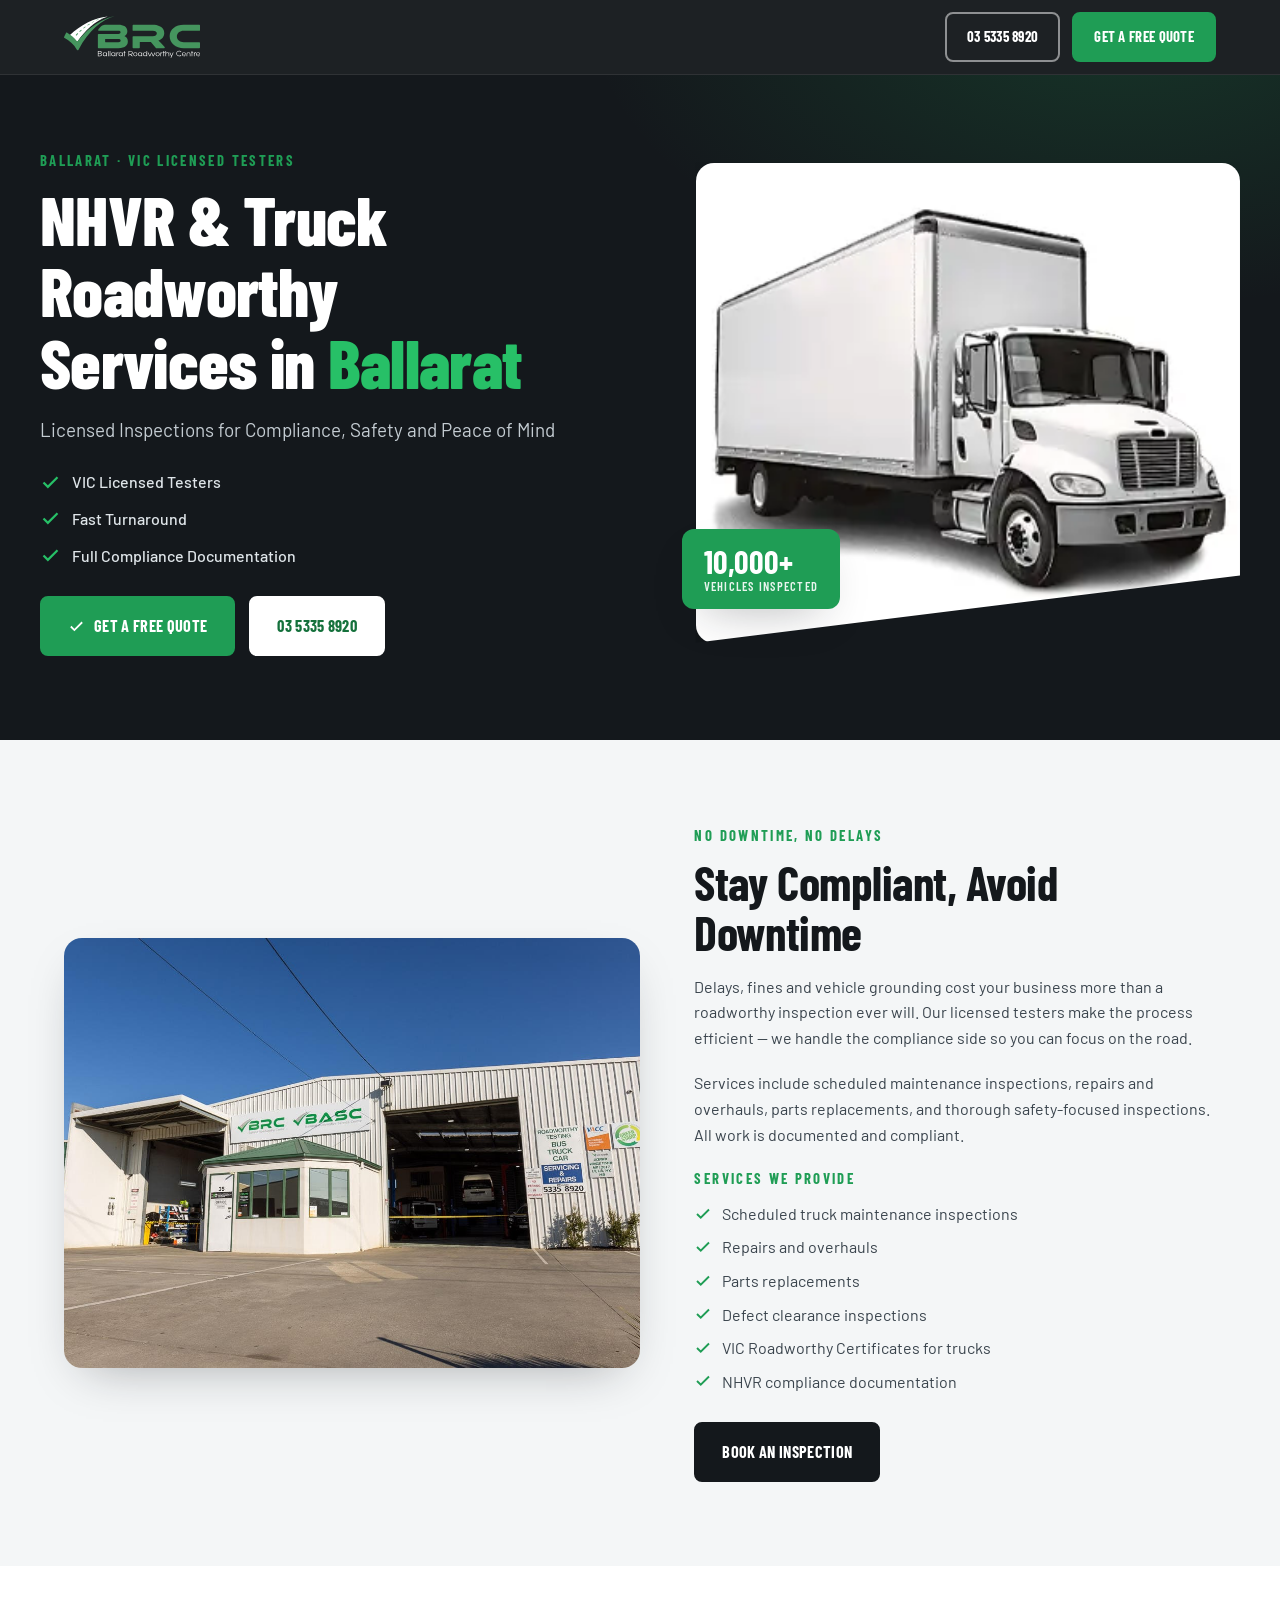
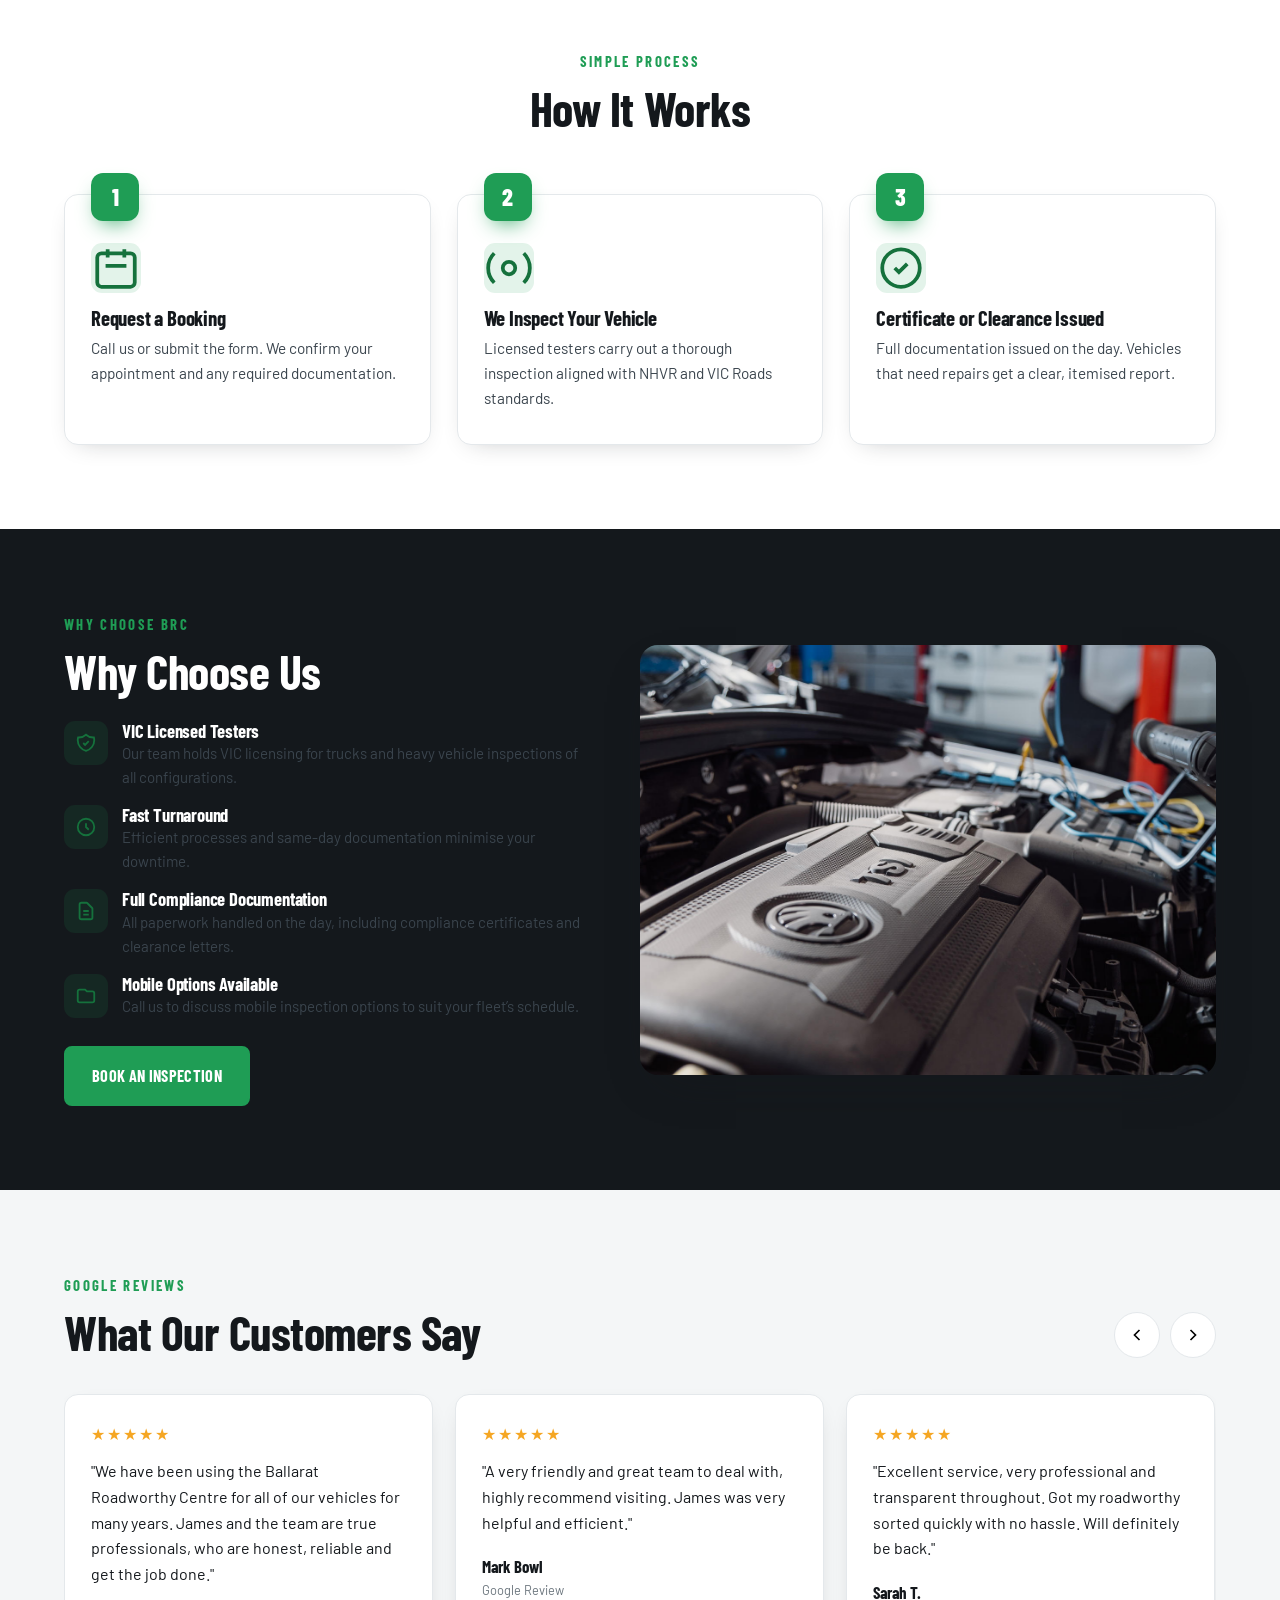
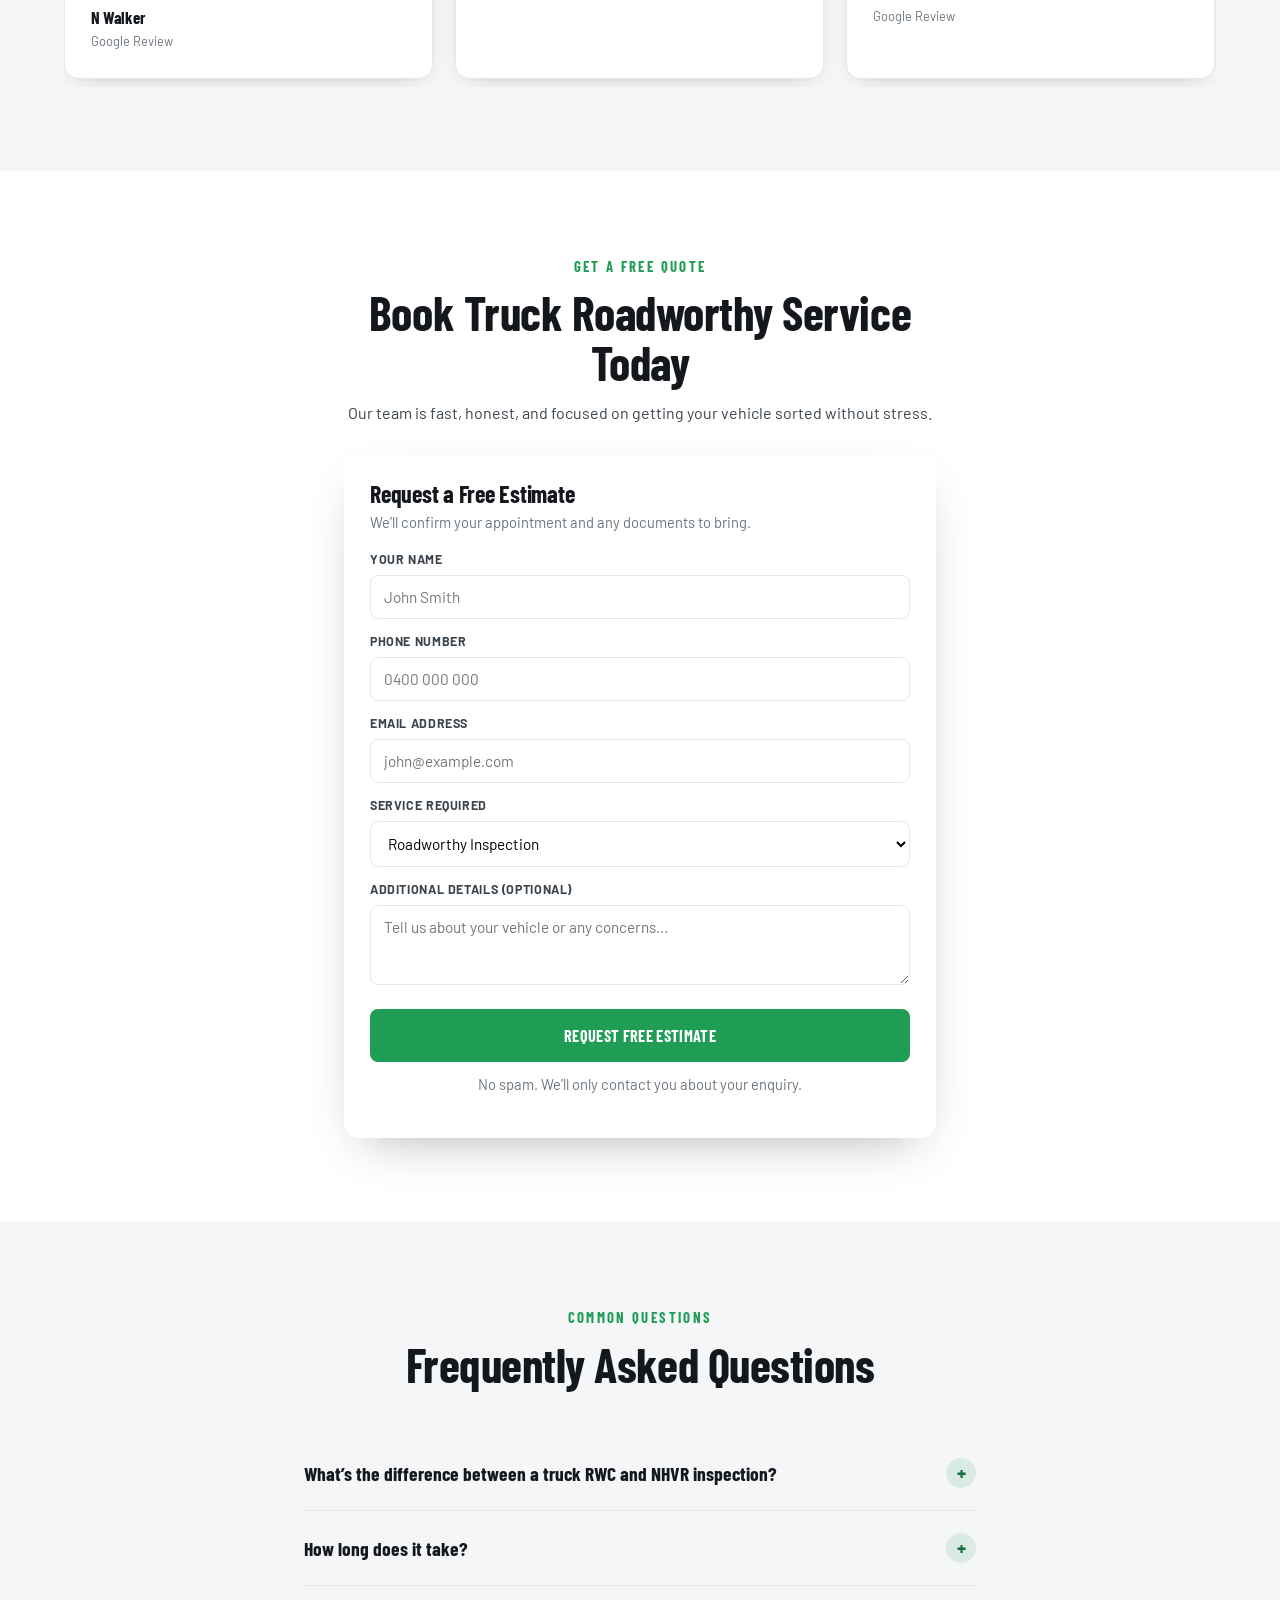
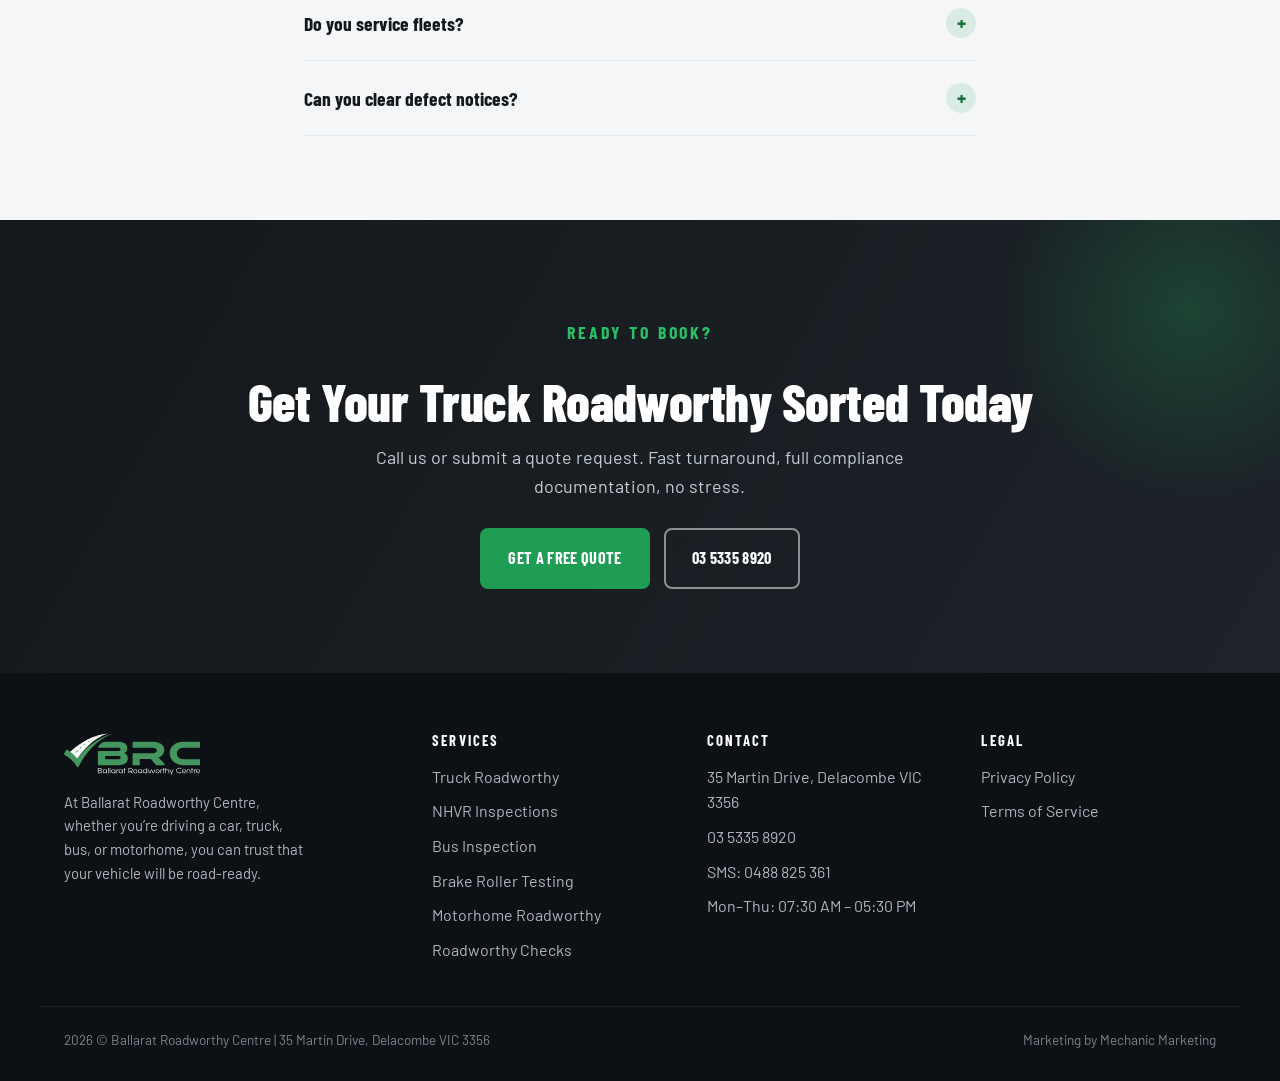
<file: nvhr-and-truck-roadworthy-services/index.html>
<!DOCTYPE html>
<html lang="en">
<head>
  <meta charset="UTF-8">
  <meta name="viewport" content="width=device-width, initial-scale=1.0">
  <title>NHVR &amp; Truck Roadworthy Services Ballarat | VIC Licensed</title>
  <meta name="description" content="Licensed NHVR and truck roadworthy inspections in Ballarat. Defect clearance, compliance and certification for heavy vehicles.">
  <link rel="icon" type="image/png" href="../favicon.png">
  <link rel="apple-touch-icon" href="../favicon.png">
  <link rel="preconnect" href="https://fonts.googleapis.com">
  <link rel="preconnect" href="https://fonts.gstatic.com" crossorigin>
  <link href="https://fonts.googleapis.com/css2?family=Barlow+Condensed:wght@600;700;800&family=Barlow:wght@400;500;600&display=swap" rel="stylesheet">
  <link rel="stylesheet" href="../styles.css">
  <script>(function(w,d,s,l,i){w[l]=w[l]||[];w[l].push({'gtm.start':new Date().getTime(),event:'gtm.js'});var f=d.getElementsByTagName(s)[0],j=d.createElement(s),dl=l!='dataLayer'?'&l='+l:'';j.async=true;j.src='https://www.googletagmanager.com/gtm.js?id='+i+dl;f.parentNode.insertBefore(j,f);})(window,document,'script','dataLayer','GTM-M9MFCFM');</script>
  <script>var $wc_load=function(a){return JSON.parse(JSON.stringify(a))},$wc_leads=$wc_leads||{doc:{url:$wc_load(document.URL),ref:$wc_load(document.referrer),search:$wc_load(location.search),hash:$wc_load(location.hash)}};</script>
  <script src="//s.ksrndkehqnwntyxlhgto.com/136716.js"></script>
</head>
<body>
<noscript><iframe src="https://www.googletagmanager.com/ns.html?id=GTM-M9MFCFM" height="0" width="0" style="display:none;visibility:hidden"></iframe></noscript>

<!-- HEADER -->
<header>
  <div class="hdr wrap">
    <a href="../"><img src="../images/white-logo-new.svg" alt="Ballarat Roadworthy Centre" class="brand-logo"></a>
    <div class="hdr-cta">
      <a href="tel:+61353358920" class="btn btn-outline">03 5335 8920</a>
      <a href="#form" class="btn btn-call">Get a Free Quote</a>
    </div>
  </div>
</header>

<!-- HERO -->
<section class="hero">
  <div class="wrap hero-grid">
    <div class="hero-copy reveal">
      <p class="eyebrow">Ballarat &middot; VIC Licensed Testers</p>
      <h1>NHVR &amp; Truck Roadworthy<br>Services in <em>Ballarat</em></h1>
      <p class="sub">Licensed Inspections for Compliance, Safety and Peace of Mind</p>
      <ul>
        <li>
          <svg viewBox="0 0 24 24" fill="none" stroke="currentColor" stroke-width="2.5"><polyline points="20 6 9 17 4 12"/></svg>
          VIC Licensed Testers
        </li>
        <li>
          <svg viewBox="0 0 24 24" fill="none" stroke="currentColor" stroke-width="2.5"><polyline points="20 6 9 17 4 12"/></svg>
          Fast Turnaround
        </li>
        <li>
          <svg viewBox="0 0 24 24" fill="none" stroke="currentColor" stroke-width="2.5"><polyline points="20 6 9 17 4 12"/></svg>
          Full Compliance Documentation
        </li>
      </ul>
      <div class="cta-row">
        <a href="#form" class="btn btn-call">
          <svg viewBox="0 0 24 24" fill="none" stroke="currentColor" stroke-width="2.5"><polyline points="20 6 9 17 4 12"/></svg>
          Get a Free Quote
        </a>
        <a href="tel:+61353358920" class="btn btn-secondary">03 5335 8920</a>
      </div>
    </div>
    <div class="hero-media reveal">
      <div class="frame">
        <img src="../images/trucks.webp" alt="NHVR and truck roadworthy inspections at Ballarat Roadworthy Centre" loading="eager">
      </div>
      <div class="chip"><b>10,000+</b><span>Vehicles inspected</span></div>
    </div>
  </div>
</section>

<!-- SPLIT: Stay Compliant -->
<section class="pad band-light">
  <div class="wrap split reveal">
    <img src="../images/exterior.jpg" alt="Ballarat Roadworthy Centre workshop" loading="lazy">
    <div>
      <p class="eyebrow">No Downtime, No Delays</p>
      <h2 class="section-title">Stay Compliant, Avoid Downtime</h2>
      <p style="color:var(--steel);margin:16px 0 20px">Delays, fines and vehicle grounding cost your business more than a roadworthy inspection ever will. Our licensed testers make the process efficient &mdash; we handle the compliance side so you can focus on the road.</p>
      <p style="color:var(--steel);margin-bottom:20px">Services include scheduled maintenance inspections, repairs and overhauls, parts replacements, and thorough safety-focused inspections. All work is documented and compliant.</p>
      <p class="eyebrow" style="margin-top:8px">Services We Provide</p>
      <ul style="list-style:none;display:flex;flex-direction:column;gap:8px;margin-bottom:28px">
        <li style="display:flex;align-items:center;gap:10px;color:var(--steel)">
          <svg width="18" height="18" viewBox="0 0 24 24" fill="none" stroke="var(--green)" stroke-width="2.5"><polyline points="20 6 9 17 4 12"/></svg>
          Scheduled truck maintenance inspections
        </li>
        <li style="display:flex;align-items:center;gap:10px;color:var(--steel)">
          <svg width="18" height="18" viewBox="0 0 24 24" fill="none" stroke="var(--green)" stroke-width="2.5"><polyline points="20 6 9 17 4 12"/></svg>
          Repairs and overhauls
        </li>
        <li style="display:flex;align-items:center;gap:10px;color:var(--steel)">
          <svg width="18" height="18" viewBox="0 0 24 24" fill="none" stroke="var(--green)" stroke-width="2.5"><polyline points="20 6 9 17 4 12"/></svg>
          Parts replacements
        </li>
        <li style="display:flex;align-items:center;gap:10px;color:var(--steel)">
          <svg width="18" height="18" viewBox="0 0 24 24" fill="none" stroke="var(--green)" stroke-width="2.5"><polyline points="20 6 9 17 4 12"/></svg>
          Defect clearance inspections
        </li>
        <li style="display:flex;align-items:center;gap:10px;color:var(--steel)">
          <svg width="18" height="18" viewBox="0 0 24 24" fill="none" stroke="var(--green)" stroke-width="2.5"><polyline points="20 6 9 17 4 12"/></svg>
          VIC Roadworthy Certificates for trucks
        </li>
        <li style="display:flex;align-items:center;gap:10px;color:var(--steel)">
          <svg width="18" height="18" viewBox="0 0 24 24" fill="none" stroke="var(--green)" stroke-width="2.5"><polyline points="20 6 9 17 4 12"/></svg>
          NHVR compliance documentation
        </li>
      </ul>
      <a href="#form" class="btn btn-onlight">Book an Inspection</a>
    </div>
  </div>
</section>

<!-- STEPS: How It Works -->
<section class="pad">
  <div class="wrap reveal">
    <p class="eyebrow center">Simple Process</p>
    <h2 class="section-title center">How It Works</h2>
    <div class="steps" style="margin-top:60px">
      <div class="step">
        <div class="num">1</div>
        <div class="ic">
          <svg viewBox="0 0 24 24" fill="none" stroke="currentColor" stroke-width="1.8"><path d="M8 7V3m8 4V3m-9 8h10M5 21h14a2 2 0 002-2V7a2 2 0 00-2-2H5a2 2 0 00-2 2v12a2 2 0 002 2z"/></svg>
        </div>
        <h3>Request a Booking</h3>
        <p>Call us or submit the form. We confirm your appointment and any required documentation.</p>
      </div>
      <div class="step">
        <div class="num">2</div>
        <div class="ic">
          <svg viewBox="0 0 24 24" fill="none" stroke="currentColor" stroke-width="1.8"><circle cx="12" cy="12" r="3"/><path d="M19.07 4.93a10 10 0 010 14.14M4.93 4.93a10 10 0 000 14.14"/></svg>
        </div>
        <h3>We Inspect Your Vehicle</h3>
        <p>Licensed testers carry out a thorough inspection aligned with NHVR and VIC Roads standards.</p>
      </div>
      <div class="step">
        <div class="num">3</div>
        <div class="ic">
          <svg viewBox="0 0 24 24" fill="none" stroke="currentColor" stroke-width="1.8"><path d="M9 12l2 2 4-4m6 2a9 9 0 11-18 0 9 9 0 0118 0z"/></svg>
        </div>
        <h3>Certificate or Clearance Issued</h3>
        <p>Full documentation issued on the day. Vehicles that need repairs get a clear, itemised report.</p>
      </div>
    </div>
  </div>
</section>

<!-- SPLIT: Why Choose Us -->
<section class="pad band-dark">
  <div class="wrap split reveal" style="grid-template-columns:.95fr 1.05fr">
    <div>
      <p class="eyebrow">Why Choose BRC</p>
      <h2 class="section-title" style="color:#fff">Why Choose Us</h2>
      <ul class="reasons">
        <li>
          <div class="ic"><svg viewBox="0 0 24 24" fill="none" stroke="currentColor" stroke-width="2"><path d="M9 12l2 2 4-4m5.618-4.016A11.955 11.955 0 0112 2.944a11.955 11.955 0 01-8.618 3.04A12.02 12.02 0 003 9c0 5.591 3.824 10.29 9 11.622 5.176-1.332 9-6.03 9-11.622 0-1.042-.133-2.052-.382-3.016z"/></svg></div>
          <div>
            <h4>VIC Licensed Testers</h4>
            <p>Our team holds VIC licensing for trucks and heavy vehicle inspections of all configurations.</p>
          </div>
        </li>
        <li>
          <div class="ic"><svg viewBox="0 0 24 24" fill="none" stroke="currentColor" stroke-width="2"><path d="M12 8v4l3 3m6-3a9 9 0 11-18 0 9 9 0 0118 0z"/></svg></div>
          <div>
            <h4>Fast Turnaround</h4>
            <p>Efficient processes and same-day documentation minimise your downtime.</p>
          </div>
        </li>
        <li>
          <div class="ic"><svg viewBox="0 0 24 24" fill="none" stroke="currentColor" stroke-width="2"><path d="M9 12h6m-6 4h6m2 5H7a2 2 0 01-2-2V5a2 2 0 012-2h5.586a1 1 0 01.707.293l5.414 5.414a1 1 0 01.293.707V19a2 2 0 01-2 2z"/></svg></div>
          <div>
            <h4>Full Compliance Documentation</h4>
            <p>All paperwork handled on the day, including compliance certificates and clearance letters.</p>
          </div>
        </li>
        <li>
          <div class="ic"><svg viewBox="0 0 24 24" fill="none" stroke="currentColor" stroke-width="2"><path d="M3 7v10a2 2 0 002 2h14a2 2 0 002-2V9a2 2 0 00-2-2h-6l-2-2H5a2 2 0 00-2 2z"/></svg></div>
          <div>
            <h4>Mobile Options Available</h4>
            <p>Call us to discuss mobile inspection options to suit your fleet&rsquo;s schedule.</p>
          </div>
        </li>
      </ul>
      <a href="#form" class="btn btn-call">Book an Inspection</a>
    </div>
    <img src="../images/diagnostics.jpg" alt="Truck roadworthy inspection" loading="lazy" style="border-radius:18px">
  </div>
</section>

<!-- REVIEWS -->
<section class="pad band-light">
  <div class="wrap">
    <div class="rev-head reveal">
      <div>
        <p class="eyebrow">Google Reviews</p>
        <h2 class="section-title">What Our Customers Say</h2>
      </div>
      <div class="rev-ctrls">
        <button id="revPrev" aria-label="Previous review">
          <svg viewBox="0 0 24 24" fill="none" stroke="currentColor" stroke-width="2"><polyline points="15 18 9 12 15 6"/></svg>
        </button>
        <button id="revNext" aria-label="Next review">
          <svg viewBox="0 0 24 24" fill="none" stroke="currentColor" stroke-width="2"><polyline points="9 18 15 12 9 6"/></svg>
        </button>
      </div>
    </div>
    <div class="rev-track" id="revTrack">
      <div class="rev-card">
        <div class="stars">&#9733;&#9733;&#9733;&#9733;&#9733;</div>
        <p class="q">"We have been using the Ballarat Roadworthy Centre for all of our vehicles for many years. James and the team are true professionals, who are honest, reliable and get the job done."</p>
        <p class="who">N Walker</p>
        <p class="src">Google Review</p>
      </div>
      <div class="rev-card">
        <div class="stars">&#9733;&#9733;&#9733;&#9733;&#9733;</div>
        <p class="q">"A very friendly and great team to deal with, highly recommend visiting. James was very helpful and efficient."</p>
        <p class="who">Mark Bowl</p>
        <p class="src">Google Review</p>
      </div>
      <div class="rev-card">
        <div class="stars">&#9733;&#9733;&#9733;&#9733;&#9733;</div>
        <p class="q">"Excellent service, very professional and transparent throughout. Got my roadworthy sorted quickly with no hassle. Will definitely be back."</p>
        <p class="who">Sarah T.</p>
        <p class="src">Google Review</p>
      </div>
    </div>
  </div>
</section>

<!-- QUOTE FORM -->
<section class="pad" id="form">
  <div class="wrap reveal" style="max-width:640px;margin:0 auto">
    <p class="eyebrow center">Get a Free Quote</p>
    <h2 class="section-title center">Book Truck Roadworthy Service Today</h2>
    <p style="text-align:center;color:var(--steel);margin:12px 0 30px">Our team is fast, honest, and focused on getting your vehicle sorted without stress.</p>
    <div class="quote-card">
      <h3>Request a Free Estimate</h3>
      <p>We&rsquo;ll confirm your appointment and any documents to bring.</p>
      <form id="contact-form" action="#" method="POST">
        <div class="field">
          <label for="f-name">Your Name</label>
          <input type="text" id="f-name" name="name" placeholder="John Smith" required>
        </div>
        <div class="field">
          <label for="f-phone">Phone Number</label>
          <input type="tel" id="f-phone" name="phone" placeholder="0400 000 000" required>
        </div>
        <div class="field">
          <label for="f-email">Email Address</label>
          <input type="email" id="f-email" name="email" placeholder="john@example.com">
        </div>
        <div class="field">
          <label for="f-service">Service Required</label>
          <select id="f-service" name="service" required>
            <option value="" disabled selected>Select a service&hellip;</option>
            <option>Annual Bus Inspection</option>
            <option selected>Roadworthy Inspection</option>
            <option>Motorhome Roadworthy</option>
            <option>Service</option>
            <option>Vehicle Repair</option>
          </select>
        </div>
        <div class="field">
          <label for="f-message">Additional Details (optional)</label>
          <textarea id="f-message" name="message" rows="3" placeholder="Tell us about your vehicle or any concerns&hellip;"></textarea>
        </div>
        <button type="submit" class="btn btn-call">Request Free Estimate</button>
      </form>
      <p class="form-reassure">No spam. We&rsquo;ll only contact you about your enquiry.</p>
    </div>
  </div>
</section>

<!-- FAQ -->
<section class="pad band-light">
  <div class="wrap reveal" style="max-width:720px;margin:0 auto">
    <p class="eyebrow center">Common Questions</p>
    <h2 class="section-title center" style="margin-bottom:36px">Frequently Asked Questions</h2>
    <div class="faq">
      <div class="faq-item">
        <button class="faq-q" aria-expanded="false">
          What&rsquo;s the difference between a truck RWC and NHVR inspection?
          <span class="pm">+</span>
        </button>
        <div class="faq-a"><div class="faq-a-inner">A VIC Roadworthy Certificate confirms your vehicle meets Victorian safety standards for registration. An NHVR inspection is a compliance check under the National Heavy Vehicle Regulator framework, often required for defect clearance or PBS assessments.</div></div>
      </div>
      <div class="faq-item">
        <button class="faq-q" aria-expanded="false">
          How long does it take?
          <span class="pm">+</span>
        </button>
        <div class="faq-a"><div class="faq-a-inner">Most inspections are completed within 1&ndash;3 hours depending on vehicle size and type. We&rsquo;ll give you an accurate estimate when you book.</div></div>
      </div>
      <div class="faq-item">
        <button class="faq-q" aria-expanded="false">
          Do you service fleets?
          <span class="pm">+</span>
        </button>
        <div class="faq-a"><div class="faq-a-inner">Yes. We work with transport operators and fleet managers to schedule inspections efficiently and minimise downtime. Call us to discuss your fleet requirements.</div></div>
      </div>
      <div class="faq-item">
        <button class="faq-q" aria-expanded="false">
          Can you clear defect notices?
          <span class="pm">+</span>
        </button>
        <div class="faq-a"><div class="faq-a-inner">Yes. Our accredited facility can carry out inspections to clear VicRoads and NHVR defect notices, with documentation issued on the day.</div></div>
      </div>
    </div>
  </div>
</section>

<!-- FINAL CTA -->
<section class="pad final">
  <div class="wrap reveal">
    <p class="eyebrow" style="color:var(--green-bright)">Ready to Book?</p>
    <h2>Get Your Truck Roadworthy Sorted Today</h2>
    <p>Call us or submit a quote request. Fast turnaround, full compliance documentation, no stress.</p>
    <div class="cta-row center">
      <a href="#form" class="btn btn-call">Get a Free Quote</a>
      <a href="tel:+61353358920" class="btn btn-outline">03 5335 8920</a>
    </div>
  </div>
</section>

<!-- FOOTER -->
<footer>
  <div class="wrap ft-grid">
    <div class="ft-brand">
      <img src="../images/white-logo-new.svg" alt="Ballarat Roadworthy Centre" style="height:42px;margin-bottom:16px">
      <p>At Ballarat Roadworthy Centre, whether you&rsquo;re driving a car, truck, bus, or motorhome, you can trust that your vehicle will be road-ready.</p>
    </div>
    <div>
      <h4>Services</h4>
      <ul>
        <li><a href="../truck-roadworthy-inspection/">Truck Roadworthy</a></li>
        <li><a href="../nhvr-inspections/">NHVR Inspections</a></li>
        <li><a href="../bus-inspection/">Bus Inspection</a></li>
        <li><a href="../brake-roller-testing/">Brake Roller Testing</a></li>
        <li><a href="../motorhome-roadworthy/">Motorhome Roadworthy</a></li>
        <li><a href="../ballarat-roadworthy-checks-inspections/">Roadworthy Checks</a></li>
      </ul>
    </div>
    <div>
      <h4>Contact</h4>
      <ul>
        <li><a href="https://maps.google.com/?q=35+Martin+Drive,+Delacombe+VIC+3356" target="_blank" rel="noopener">35 Martin Drive, Delacombe VIC 3356</a></li>
        <li><a href="tel:+61353358920">03 5335 8920</a></li>
        <li><a href="sms:0488825361">SMS: 0488 825 361</a></li>
        <li>Mon&ndash;Thu: 07:30 AM &ndash; 05:30 PM</li>
      </ul>
    </div>
    <div>
      <h4>Legal</h4>
      <ul>
        <li><a href="../privacy-policy/">Privacy Policy</a></li>
        <li><a href="../terms-of-service/">Terms of Service</a></li>
      </ul>
    </div>
  </div>
  <div class="wrap ft-bottom">
    <span>2026 &copy; Ballarat Roadworthy Centre | 35 Martin Drive, Delacombe VIC 3356</span>
    <a href="https://mechanicmarketing.co" target="_blank" rel="noopener">Marketing by Mechanic Marketing</a>
  </div>
</footer>

<!-- MOBILE BAR -->
<div class="mobile-bar">
  <a href="tel:+61353358920" class="mb-call">Call Now</a>
  <a href="#form" class="mb-quote">Get Quote</a>
</div>

<script>
document.querySelectorAll('.faq-q').forEach(b=>{
  b.addEventListener('click',()=>{
    const open=b.getAttribute('aria-expanded')==='true';
    const a=b.nextElementSibling;
    b.setAttribute('aria-expanded',!open);
    a.style.maxHeight=open?null:a.scrollHeight+'px';
  });
});
const track=document.getElementById('revTrack');
if(track){
  const card=()=>track.querySelector('.rev-card').getBoundingClientRect().width+22;
  document.getElementById('revNext').onclick=()=>track.scrollBy({left:card(),behavior:'smooth'});
  document.getElementById('revPrev').onclick=()=>track.scrollBy({left:-card(),behavior:'smooth'});
}
const io=new IntersectionObserver((es)=>es.forEach(e=>{if(e.isIntersecting){e.target.classList.add('in');io.unobserve(e.target);}}),{threshold:.12});
document.querySelectorAll('.reveal').forEach(el=>io.observe(el));
</script>
</body>
</html>
</file>
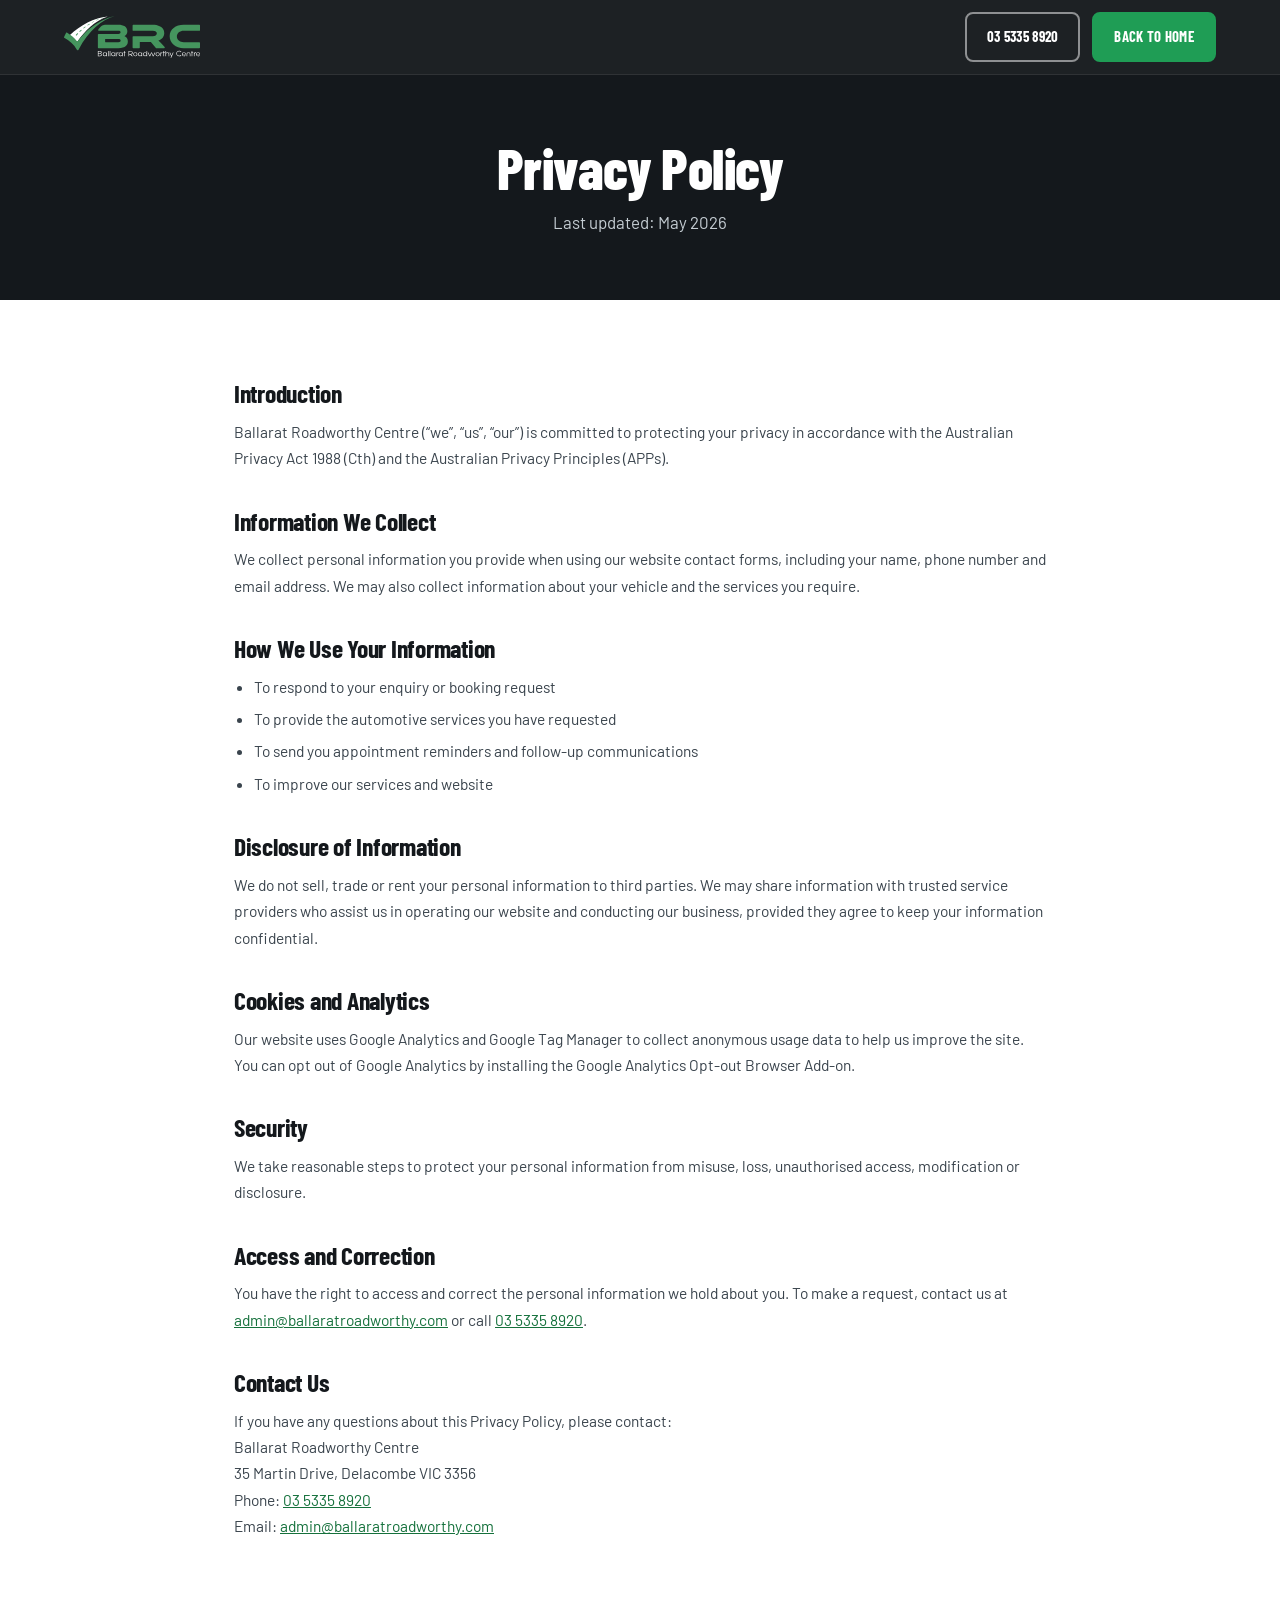
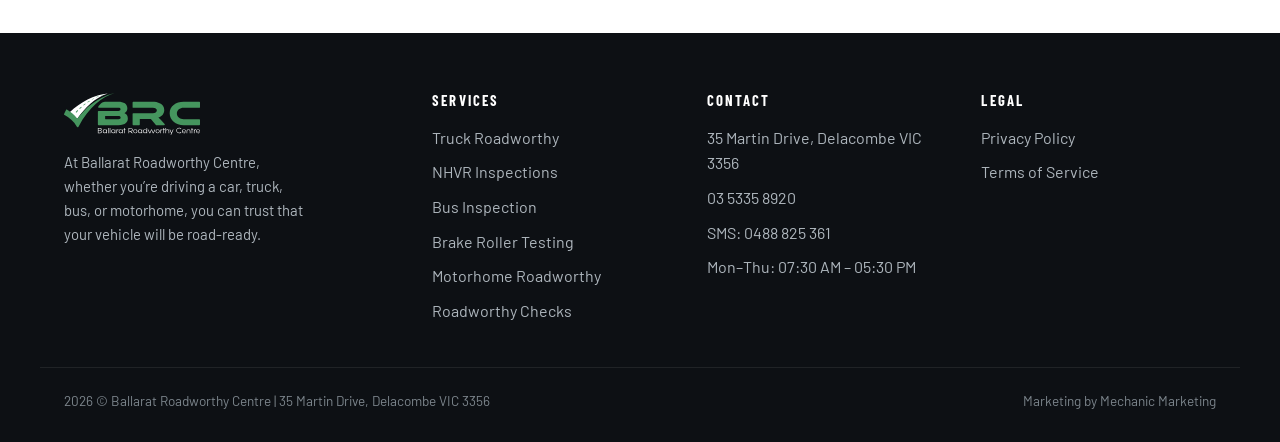
<file: privacy-policy/index.html>
<!DOCTYPE html>
<html lang="en">
<head>
  <meta charset="UTF-8">
  <meta name="viewport" content="width=device-width, initial-scale=1.0">
  <title>Privacy Policy | Ballarat Roadworthy Centre</title>
  <link rel="icon" type="image/png" href="../favicon.png">
  <link rel="apple-touch-icon" href="../favicon.png">
  <link rel="preconnect" href="https://fonts.googleapis.com">
  <link rel="preconnect" href="https://fonts.gstatic.com" crossorigin>
  <link href="https://fonts.googleapis.com/css2?family=Barlow+Condensed:wght@600;700;800&family=Barlow:wght@400;500;600&display=swap" rel="stylesheet">
  <link rel="stylesheet" href="../styles.css">
  <script>(function(w,d,s,l,i){w[l]=w[l]||[];w[l].push({'gtm.start':new Date().getTime(),event:'gtm.js'});var f=d.getElementsByTagName(s)[0],j=d.createElement(s),dl=l!='dataLayer'?'&l='+l:'';j.async=true;j.src='https://www.googletagmanager.com/gtm.js?id='+i+dl;f.parentNode.insertBefore(j,f);})(window,document,'script','dataLayer','GTM-M9MFCFM');</script>
  <script>var $wc_load=function(a){return JSON.parse(JSON.stringify(a))},$wc_leads=$wc_leads||{doc:{url:$wc_load(document.URL),ref:$wc_load(document.referrer),search:$wc_load(location.search),hash:$wc_load(location.hash)}};</script>
  <script src="//s.ksrndkehqnwntyxlhgto.com/136716.js"></script>
</head>
<body>
<noscript><iframe src="https://www.googletagmanager.com/ns.html?id=GTM-M9MFCFM" height="0" width="0" style="display:none;visibility:hidden"></iframe></noscript>

<!-- HEADER -->
<header>
  <div class="hdr wrap">
    <a href="../"><img src="../images/white-logo-new.svg" alt="Ballarat Roadworthy Centre" class="brand-logo"></a>
    <div class="hdr-cta">
      <a href="tel:+61353358920" class="btn btn-outline">03 5335 8920</a>
      <a href="../" class="btn btn-call">Back to Home</a>
    </div>
  </div>
</header>

<!-- UTIL HERO -->
<section class="util-hero">
  <div class="wrap">
    <h1>Privacy Policy</h1>
    <p>Last updated: May 2026</p>
  </div>
</section>

<!-- CONTENT -->
<section class="util-content">
  <div class="util-content-inner">
    <h2>Introduction</h2>
    <p>Ballarat Roadworthy Centre (&ldquo;we&rdquo;, &ldquo;us&rdquo;, &ldquo;our&rdquo;) is committed to protecting your privacy in accordance with the Australian Privacy Act 1988 (Cth) and the Australian Privacy Principles (APPs).</p>

    <h2>Information We Collect</h2>
    <p>We collect personal information you provide when using our website contact forms, including your name, phone number and email address. We may also collect information about your vehicle and the services you require.</p>

    <h2>How We Use Your Information</h2>
    <ul>
      <li>To respond to your enquiry or booking request</li>
      <li>To provide the automotive services you have requested</li>
      <li>To send you appointment reminders and follow-up communications</li>
      <li>To improve our services and website</li>
    </ul>

    <h2>Disclosure of Information</h2>
    <p>We do not sell, trade or rent your personal information to third parties. We may share information with trusted service providers who assist us in operating our website and conducting our business, provided they agree to keep your information confidential.</p>

    <h2>Cookies and Analytics</h2>
    <p>Our website uses Google Analytics and Google Tag Manager to collect anonymous usage data to help us improve the site. You can opt out of Google Analytics by installing the Google Analytics Opt-out Browser Add-on.</p>

    <h2>Security</h2>
    <p>We take reasonable steps to protect your personal information from misuse, loss, unauthorised access, modification or disclosure.</p>

    <h2>Access and Correction</h2>
    <p>You have the right to access and correct the personal information we hold about you. To make a request, contact us at <a href="mailto:admin@ballaratroadworthy.com">admin@ballaratroadworthy.com</a> or call <a href="tel:+61353358920">03 5335 8920</a>.</p>

    <h2>Contact Us</h2>
    <p>If you have any questions about this Privacy Policy, please contact:<br>
    Ballarat Roadworthy Centre<br>
    35 Martin Drive, Delacombe VIC 3356<br>
    Phone: <a href="tel:+61353358920">03 5335 8920</a><br>
    Email: <a href="mailto:admin@ballaratroadworthy.com">admin@ballaratroadworthy.com</a></p>
  </div>
</section>

<!-- FOOTER -->
<footer>
  <div class="wrap ft-grid">
    <div class="ft-brand">
      <img src="../images/white-logo-new.svg" alt="Ballarat Roadworthy Centre" style="height:42px;margin-bottom:16px">
      <p>At Ballarat Roadworthy Centre, whether you&rsquo;re driving a car, truck, bus, or motorhome, you can trust that your vehicle will be road-ready.</p>
    </div>
    <div>
      <h4>Services</h4>
      <ul>
        <li><a href="../truck-roadworthy-inspection/">Truck Roadworthy</a></li>
        <li><a href="../nhvr-inspections/">NHVR Inspections</a></li>
        <li><a href="../bus-inspection/">Bus Inspection</a></li>
        <li><a href="../brake-roller-testing/">Brake Roller Testing</a></li>
        <li><a href="../motorhome-roadworthy/">Motorhome Roadworthy</a></li>
        <li><a href="../ballarat-roadworthy-checks-inspections/">Roadworthy Checks</a></li>
      </ul>
    </div>
    <div>
      <h4>Contact</h4>
      <ul>
        <li><a href="https://maps.google.com/?q=35+Martin+Drive,+Delacombe+VIC+3356" target="_blank" rel="noopener">35 Martin Drive, Delacombe VIC 3356</a></li>
        <li><a href="tel:+61353358920">03 5335 8920</a></li>
        <li><a href="sms:0488825361">SMS: 0488 825 361</a></li>
        <li>Mon&ndash;Thu: 07:30 AM &ndash; 05:30 PM</li>
      </ul>
    </div>
    <div>
      <h4>Legal</h4>
      <ul>
        <li><a href="../privacy-policy/">Privacy Policy</a></li>
        <li><a href="../terms-of-service/">Terms of Service</a></li>
      </ul>
    </div>
  </div>
  <div class="wrap ft-bottom">
    <span>2026 &copy; Ballarat Roadworthy Centre | 35 Martin Drive, Delacombe VIC 3356</span>
    <a href="https://mechanicmarketing.co" target="_blank" rel="noopener">Marketing by Mechanic Marketing</a>
  </div>
</footer>
</body>
</html>
</file>
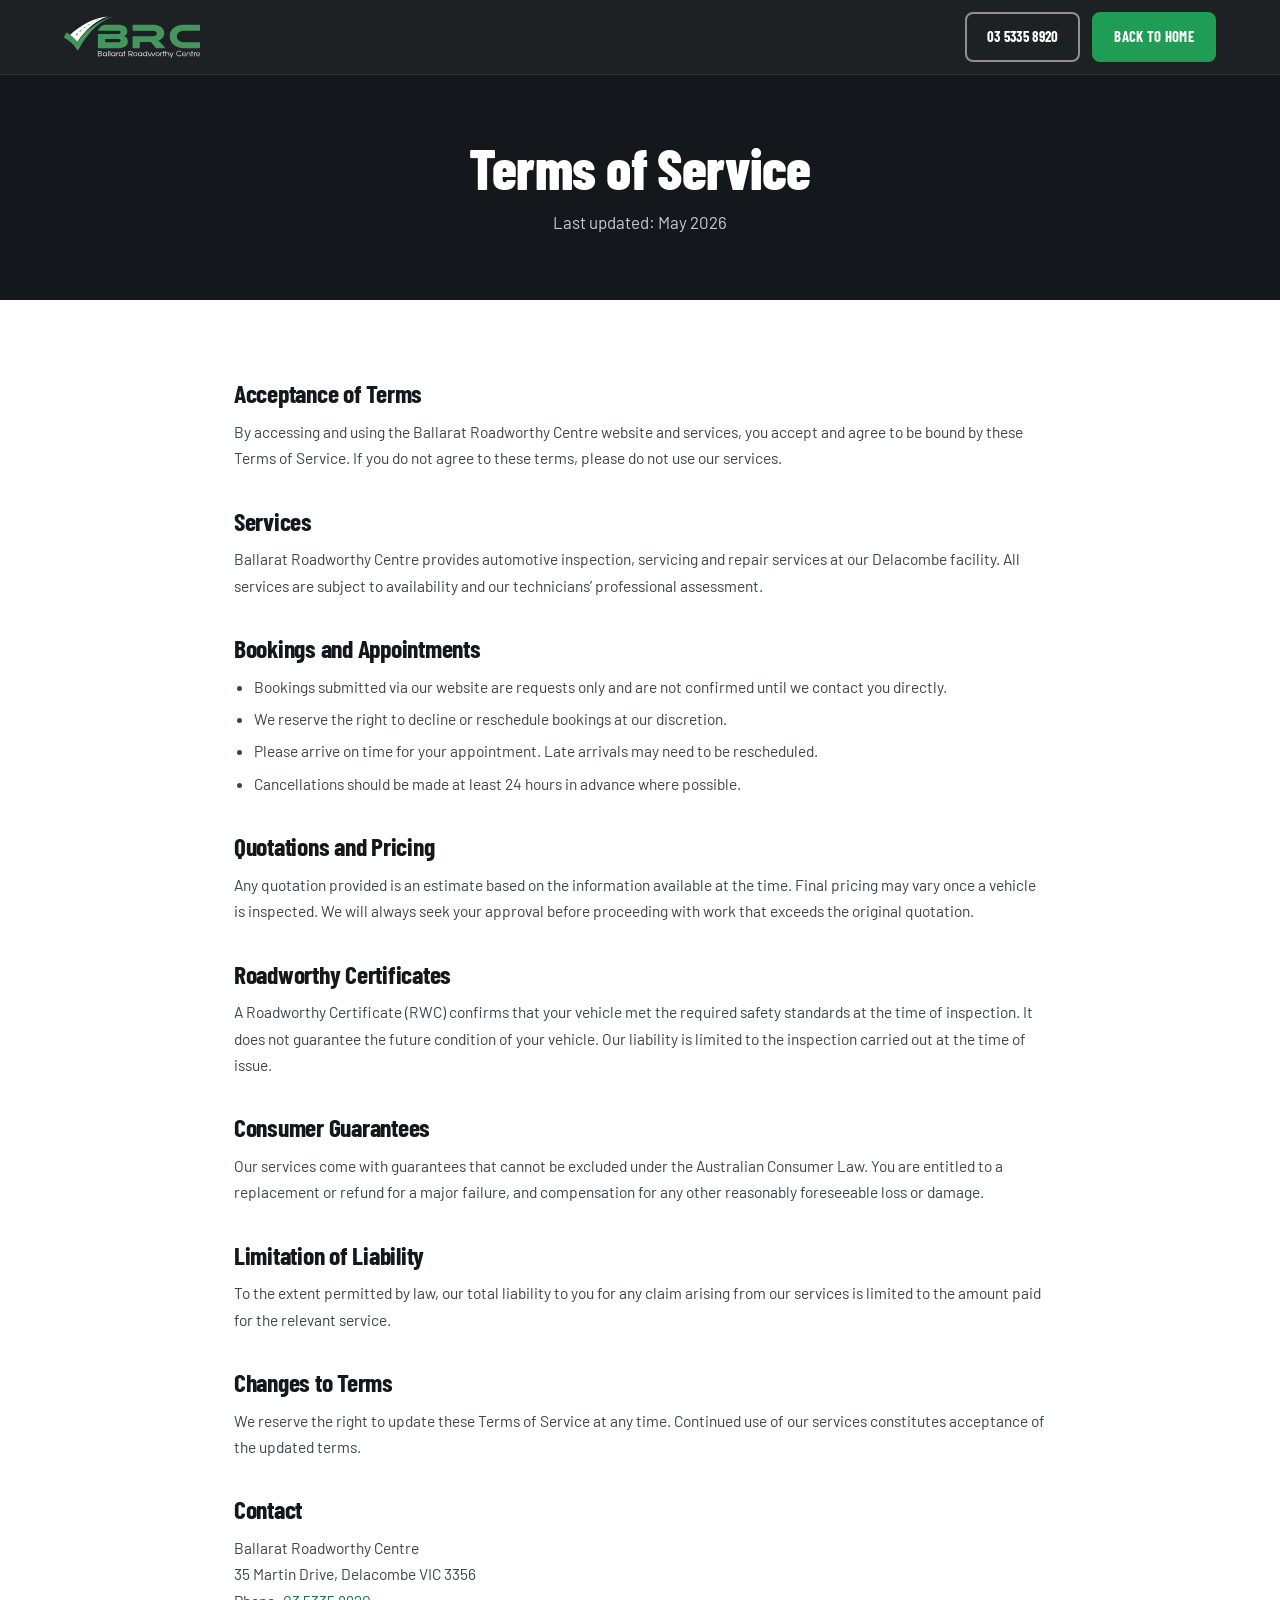
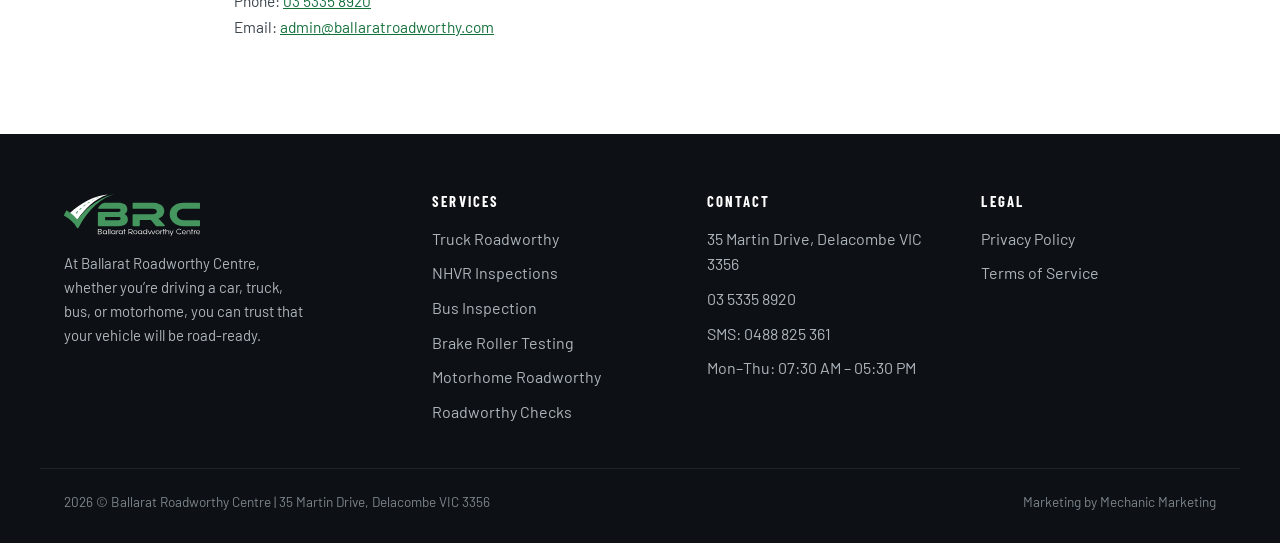
<file: terms-of-service/index.html>
<!DOCTYPE html>
<html lang="en">
<head>
  <meta charset="UTF-8">
  <meta name="viewport" content="width=device-width, initial-scale=1.0">
  <title>Terms of Service | Ballarat Roadworthy Centre</title>
  <link rel="icon" type="image/png" href="../favicon.png">
  <link rel="apple-touch-icon" href="../favicon.png">
  <link rel="preconnect" href="https://fonts.googleapis.com">
  <link rel="preconnect" href="https://fonts.gstatic.com" crossorigin>
  <link href="https://fonts.googleapis.com/css2?family=Barlow+Condensed:wght@600;700;800&family=Barlow:wght@400;500;600&display=swap" rel="stylesheet">
  <link rel="stylesheet" href="../styles.css">
  <script>(function(w,d,s,l,i){w[l]=w[l]||[];w[l].push({'gtm.start':new Date().getTime(),event:'gtm.js'});var f=d.getElementsByTagName(s)[0],j=d.createElement(s),dl=l!='dataLayer'?'&l='+l:'';j.async=true;j.src='https://www.googletagmanager.com/gtm.js?id='+i+dl;f.parentNode.insertBefore(j,f);})(window,document,'script','dataLayer','GTM-M9MFCFM');</script>
  <script>var $wc_load=function(a){return JSON.parse(JSON.stringify(a))},$wc_leads=$wc_leads||{doc:{url:$wc_load(document.URL),ref:$wc_load(document.referrer),search:$wc_load(location.search),hash:$wc_load(location.hash)}};</script>
  <script src="//s.ksrndkehqnwntyxlhgto.com/136716.js"></script>
</head>
<body>
<noscript><iframe src="https://www.googletagmanager.com/ns.html?id=GTM-M9MFCFM" height="0" width="0" style="display:none;visibility:hidden"></iframe></noscript>

<!-- HEADER -->
<header>
  <div class="hdr wrap">
    <a href="../"><img src="../images/white-logo-new.svg" alt="Ballarat Roadworthy Centre" class="brand-logo"></a>
    <div class="hdr-cta">
      <a href="tel:+61353358920" class="btn btn-outline">03 5335 8920</a>
      <a href="../" class="btn btn-call">Back to Home</a>
    </div>
  </div>
</header>

<!-- UTIL HERO -->
<section class="util-hero">
  <div class="wrap">
    <h1>Terms of Service</h1>
    <p>Last updated: May 2026</p>
  </div>
</section>

<!-- CONTENT -->
<section class="util-content">
  <div class="util-content-inner">
    <h2>Acceptance of Terms</h2>
    <p>By accessing and using the Ballarat Roadworthy Centre website and services, you accept and agree to be bound by these Terms of Service. If you do not agree to these terms, please do not use our services.</p>

    <h2>Services</h2>
    <p>Ballarat Roadworthy Centre provides automotive inspection, servicing and repair services at our Delacombe facility. All services are subject to availability and our technicians&rsquo; professional assessment.</p>

    <h2>Bookings and Appointments</h2>
    <ul>
      <li>Bookings submitted via our website are requests only and are not confirmed until we contact you directly.</li>
      <li>We reserve the right to decline or reschedule bookings at our discretion.</li>
      <li>Please arrive on time for your appointment. Late arrivals may need to be rescheduled.</li>
      <li>Cancellations should be made at least 24 hours in advance where possible.</li>
    </ul>

    <h2>Quotations and Pricing</h2>
    <p>Any quotation provided is an estimate based on the information available at the time. Final pricing may vary once a vehicle is inspected. We will always seek your approval before proceeding with work that exceeds the original quotation.</p>

    <h2>Roadworthy Certificates</h2>
    <p>A Roadworthy Certificate (RWC) confirms that your vehicle met the required safety standards at the time of inspection. It does not guarantee the future condition of your vehicle. Our liability is limited to the inspection carried out at the time of issue.</p>

    <h2>Consumer Guarantees</h2>
    <p>Our services come with guarantees that cannot be excluded under the Australian Consumer Law. You are entitled to a replacement or refund for a major failure, and compensation for any other reasonably foreseeable loss or damage.</p>

    <h2>Limitation of Liability</h2>
    <p>To the extent permitted by law, our total liability to you for any claim arising from our services is limited to the amount paid for the relevant service.</p>

    <h2>Changes to Terms</h2>
    <p>We reserve the right to update these Terms of Service at any time. Continued use of our services constitutes acceptance of the updated terms.</p>

    <h2>Contact</h2>
    <p>Ballarat Roadworthy Centre<br>
    35 Martin Drive, Delacombe VIC 3356<br>
    Phone: <a href="tel:+61353358920">03 5335 8920</a><br>
    Email: <a href="mailto:admin@ballaratroadworthy.com">admin@ballaratroadworthy.com</a></p>
  </div>
</section>

<!-- FOOTER -->
<footer>
  <div class="wrap ft-grid">
    <div class="ft-brand">
      <img src="../images/white-logo-new.svg" alt="Ballarat Roadworthy Centre" style="height:42px;margin-bottom:16px">
      <p>At Ballarat Roadworthy Centre, whether you&rsquo;re driving a car, truck, bus, or motorhome, you can trust that your vehicle will be road-ready.</p>
    </div>
    <div>
      <h4>Services</h4>
      <ul>
        <li><a href="../truck-roadworthy-inspection/">Truck Roadworthy</a></li>
        <li><a href="../nhvr-inspections/">NHVR Inspections</a></li>
        <li><a href="../bus-inspection/">Bus Inspection</a></li>
        <li><a href="../brake-roller-testing/">Brake Roller Testing</a></li>
        <li><a href="../motorhome-roadworthy/">Motorhome Roadworthy</a></li>
        <li><a href="../ballarat-roadworthy-checks-inspections/">Roadworthy Checks</a></li>
      </ul>
    </div>
    <div>
      <h4>Contact</h4>
      <ul>
        <li><a href="https://maps.google.com/?q=35+Martin+Drive,+Delacombe+VIC+3356" target="_blank" rel="noopener">35 Martin Drive, Delacombe VIC 3356</a></li>
        <li><a href="tel:+61353358920">03 5335 8920</a></li>
        <li><a href="sms:0488825361">SMS: 0488 825 361</a></li>
        <li>Mon&ndash;Thu: 07:30 AM &ndash; 05:30 PM</li>
      </ul>
    </div>
    <div>
      <h4>Legal</h4>
      <ul>
        <li><a href="../privacy-policy/">Privacy Policy</a></li>
        <li><a href="../terms-of-service/">Terms of Service</a></li>
      </ul>
    </div>
  </div>
  <div class="wrap ft-bottom">
    <span>2026 &copy; Ballarat Roadworthy Centre | 35 Martin Drive, Delacombe VIC 3356</span>
    <a href="https://mechanicmarketing.co" target="_blank" rel="noopener">Marketing by Mechanic Marketing</a>
  </div>
</footer>
</body>
</html>
</file>
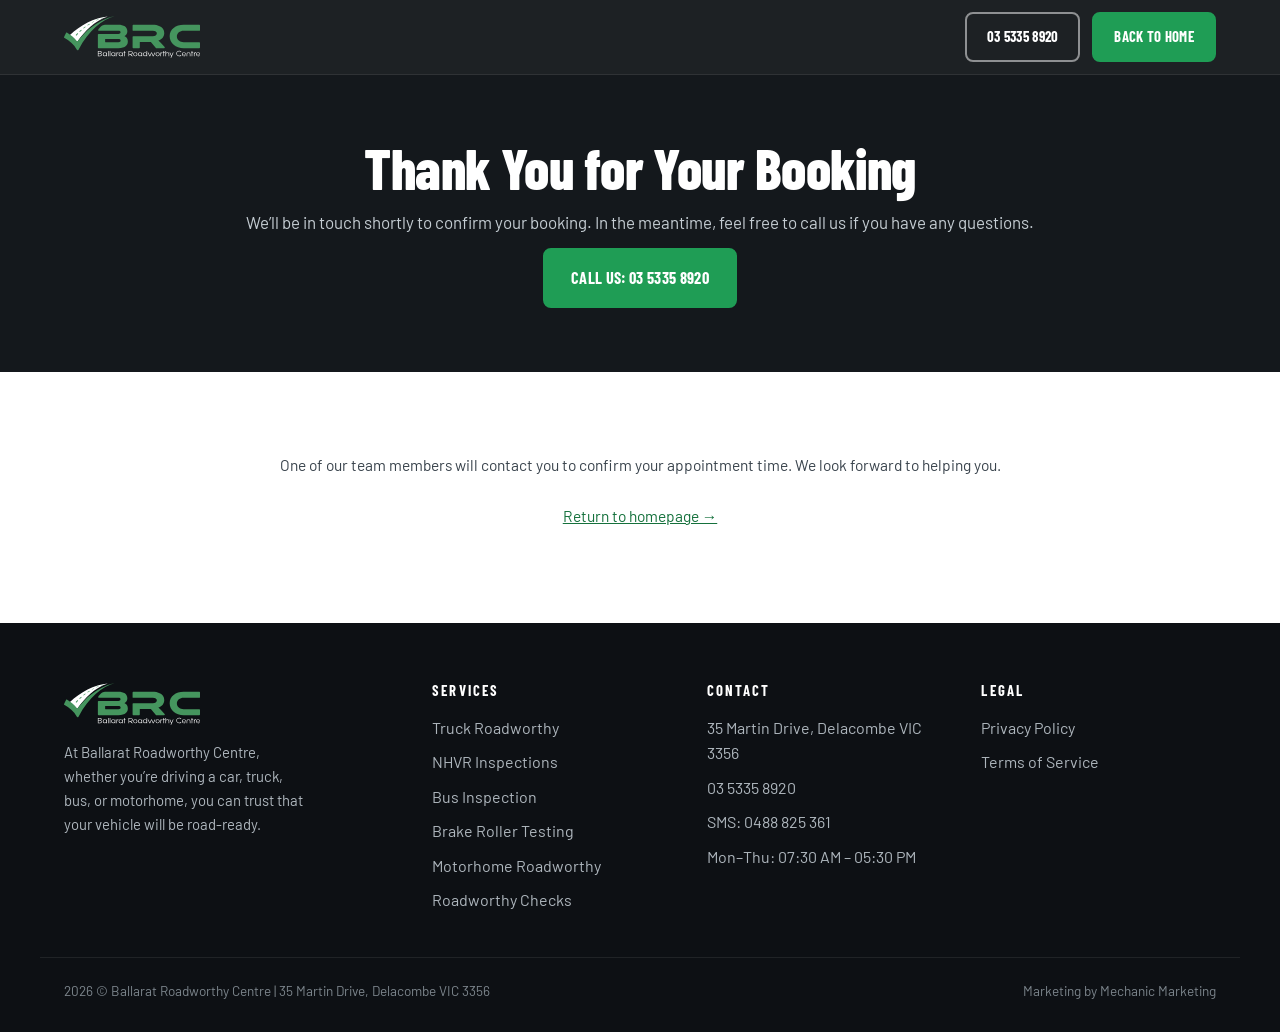
<file: thank-you-for-booking/index.html>
<!DOCTYPE html>
<html lang="en">
<head>
  <meta charset="UTF-8">
  <meta name="viewport" content="width=device-width, initial-scale=1.0">
  <title>Thank You for Your Booking | Ballarat Roadworthy Centre</title>
  <meta name="robots" content="noindex">
  <link rel="icon" type="image/png" href="../favicon.png">
  <link rel="apple-touch-icon" href="../favicon.png">
  <link rel="preconnect" href="https://fonts.googleapis.com">
  <link rel="preconnect" href="https://fonts.gstatic.com" crossorigin>
  <link href="https://fonts.googleapis.com/css2?family=Barlow+Condensed:wght@600;700;800&family=Barlow:wght@400;500;600&display=swap" rel="stylesheet">
  <link rel="stylesheet" href="../styles.css">
  <script>(function(w,d,s,l,i){w[l]=w[l]||[];w[l].push({'gtm.start':new Date().getTime(),event:'gtm.js'});var f=d.getElementsByTagName(s)[0],j=d.createElement(s),dl=l!='dataLayer'?'&l='+l:'';j.async=true;j.src='https://www.googletagmanager.com/gtm.js?id='+i+dl;f.parentNode.insertBefore(j,f);})(window,document,'script','dataLayer','GTM-M9MFCFM');</script>
  <script>var $wc_load=function(a){return JSON.parse(JSON.stringify(a))},$wc_leads=$wc_leads||{doc:{url:$wc_load(document.URL),ref:$wc_load(document.referrer),search:$wc_load(location.search),hash:$wc_load(location.hash)}};</script>
  <script src="//s.ksrndkehqnwntyxlhgto.com/136716.js"></script>
</head>
<body>
<noscript><iframe src="https://www.googletagmanager.com/ns.html?id=GTM-M9MFCFM" height="0" width="0" style="display:none;visibility:hidden"></iframe></noscript>

<!-- HEADER -->
<header>
  <div class="hdr wrap">
    <a href="../"><img src="../images/white-logo-new.svg" alt="Ballarat Roadworthy Centre" class="brand-logo"></a>
    <div class="hdr-cta">
      <a href="tel:+61353358920" class="btn btn-outline">03 5335 8920</a>
      <a href="../" class="btn btn-call">Back to Home</a>
    </div>
  </div>
</header>

<!-- UTIL HERO -->
<section class="util-hero">
  <div class="wrap">
    <h1>Thank You for Your Booking</h1>
    <p>We&rsquo;ll be in touch shortly to confirm your booking. In the meantime, feel free to call us if you have any questions.</p>
    <a href="tel:+61353358920" class="btn btn-call" style="margin-top:12px">Call Us: 03 5335 8920</a>
  </div>
</section>

<!-- CONTENT -->
<section class="util-content">
  <div class="util-content-inner" style="text-align:center">
    <p>One of our team members will contact you to confirm your appointment time. We look forward to helping you.</p>
    <p style="margin-top:24px"><a href="../">Return to homepage &rarr;</a></p>
  </div>
</section>

<!-- FOOTER -->
<footer>
  <div class="wrap ft-grid">
    <div class="ft-brand">
      <img src="../images/white-logo-new.svg" alt="Ballarat Roadworthy Centre" style="height:42px;margin-bottom:16px">
      <p>At Ballarat Roadworthy Centre, whether you&rsquo;re driving a car, truck, bus, or motorhome, you can trust that your vehicle will be road-ready.</p>
    </div>
    <div>
      <h4>Services</h4>
      <ul>
        <li><a href="../truck-roadworthy-inspection/">Truck Roadworthy</a></li>
        <li><a href="../nhvr-inspections/">NHVR Inspections</a></li>
        <li><a href="../bus-inspection/">Bus Inspection</a></li>
        <li><a href="../brake-roller-testing/">Brake Roller Testing</a></li>
        <li><a href="../motorhome-roadworthy/">Motorhome Roadworthy</a></li>
        <li><a href="../ballarat-roadworthy-checks-inspections/">Roadworthy Checks</a></li>
      </ul>
    </div>
    <div>
      <h4>Contact</h4>
      <ul>
        <li><a href="https://maps.google.com/?q=35+Martin+Drive,+Delacombe+VIC+3356" target="_blank" rel="noopener">35 Martin Drive, Delacombe VIC 3356</a></li>
        <li><a href="tel:+61353358920">03 5335 8920</a></li>
        <li><a href="sms:0488825361">SMS: 0488 825 361</a></li>
        <li>Mon&ndash;Thu: 07:30 AM &ndash; 05:30 PM</li>
      </ul>
    </div>
    <div>
      <h4>Legal</h4>
      <ul>
        <li><a href="../privacy-policy/">Privacy Policy</a></li>
        <li><a href="../terms-of-service/">Terms of Service</a></li>
      </ul>
    </div>
  </div>
  <div class="wrap ft-bottom">
    <span>2026 &copy; Ballarat Roadworthy Centre | 35 Martin Drive, Delacombe VIC 3356</span>
    <a href="https://mechanicmarketing.co" target="_blank" rel="noopener">Marketing by Mechanic Marketing</a>
  </div>
</footer>
</body>
</html>
</file>
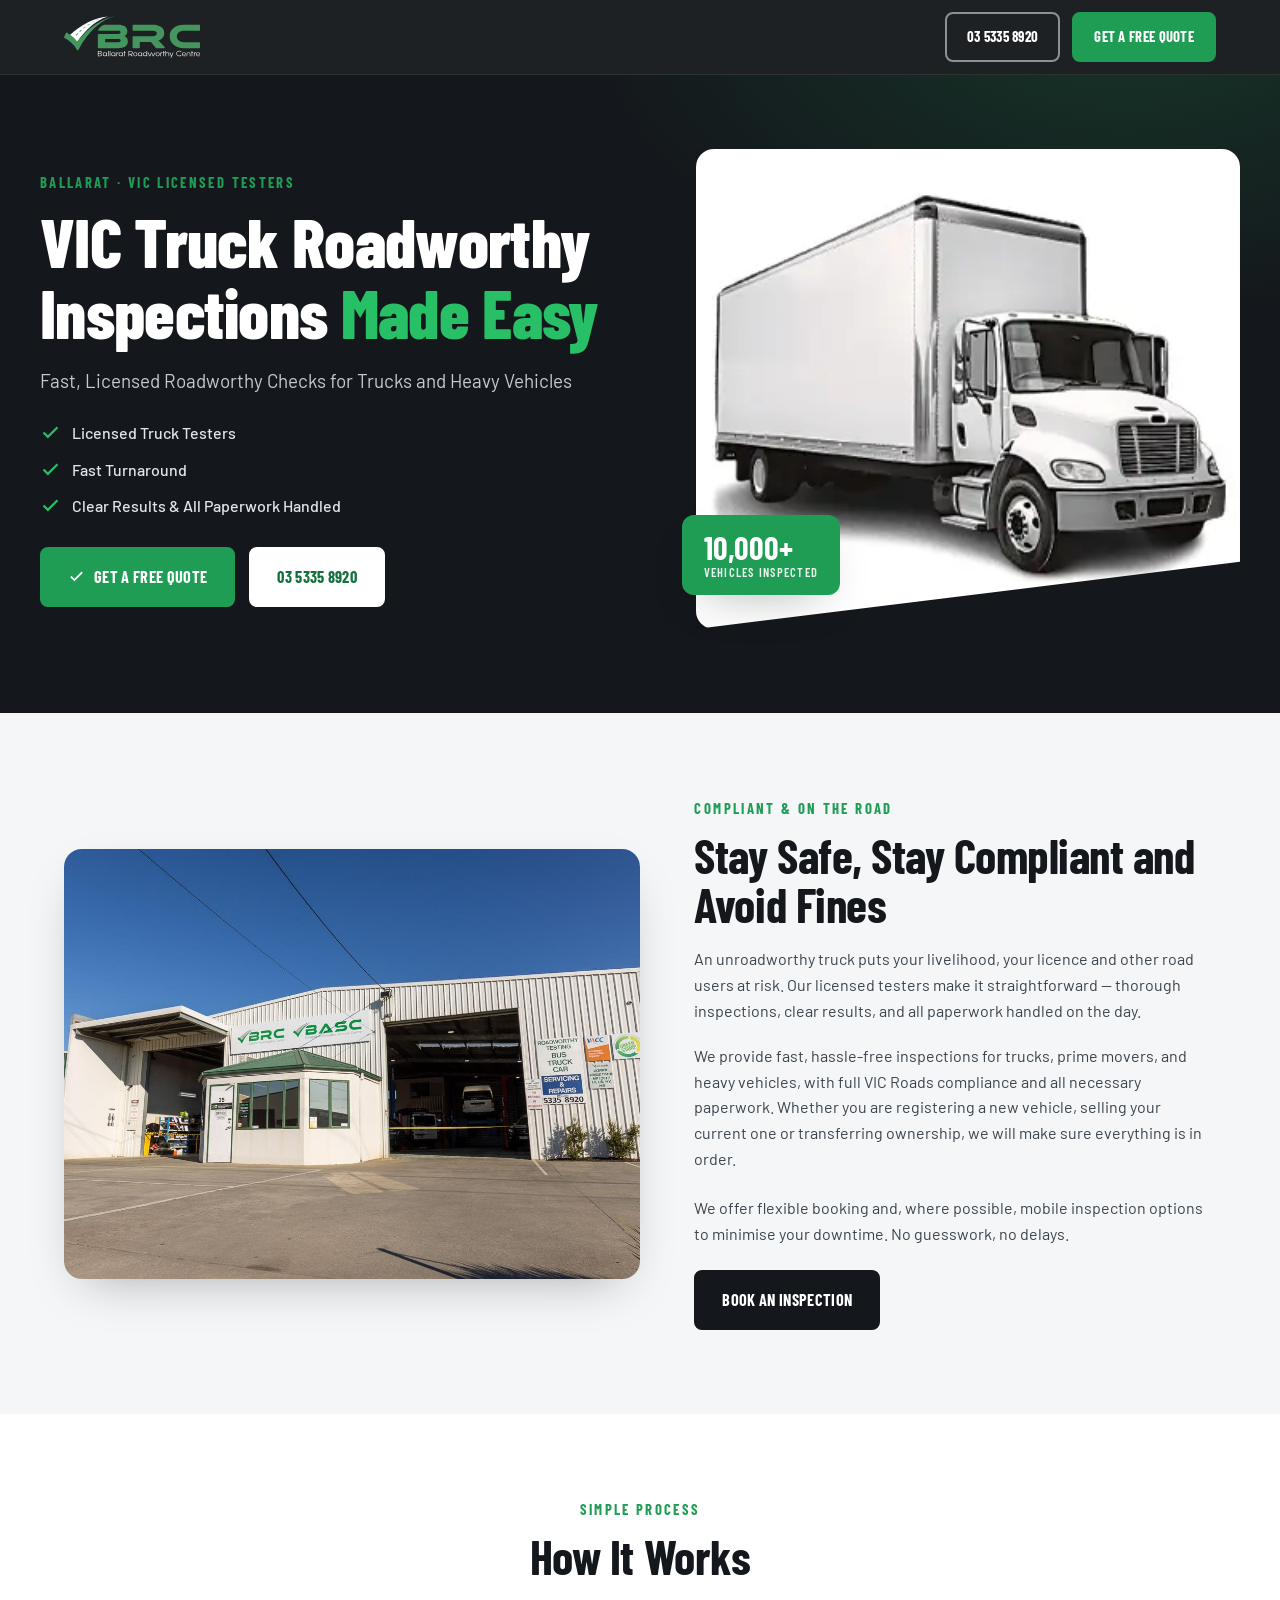
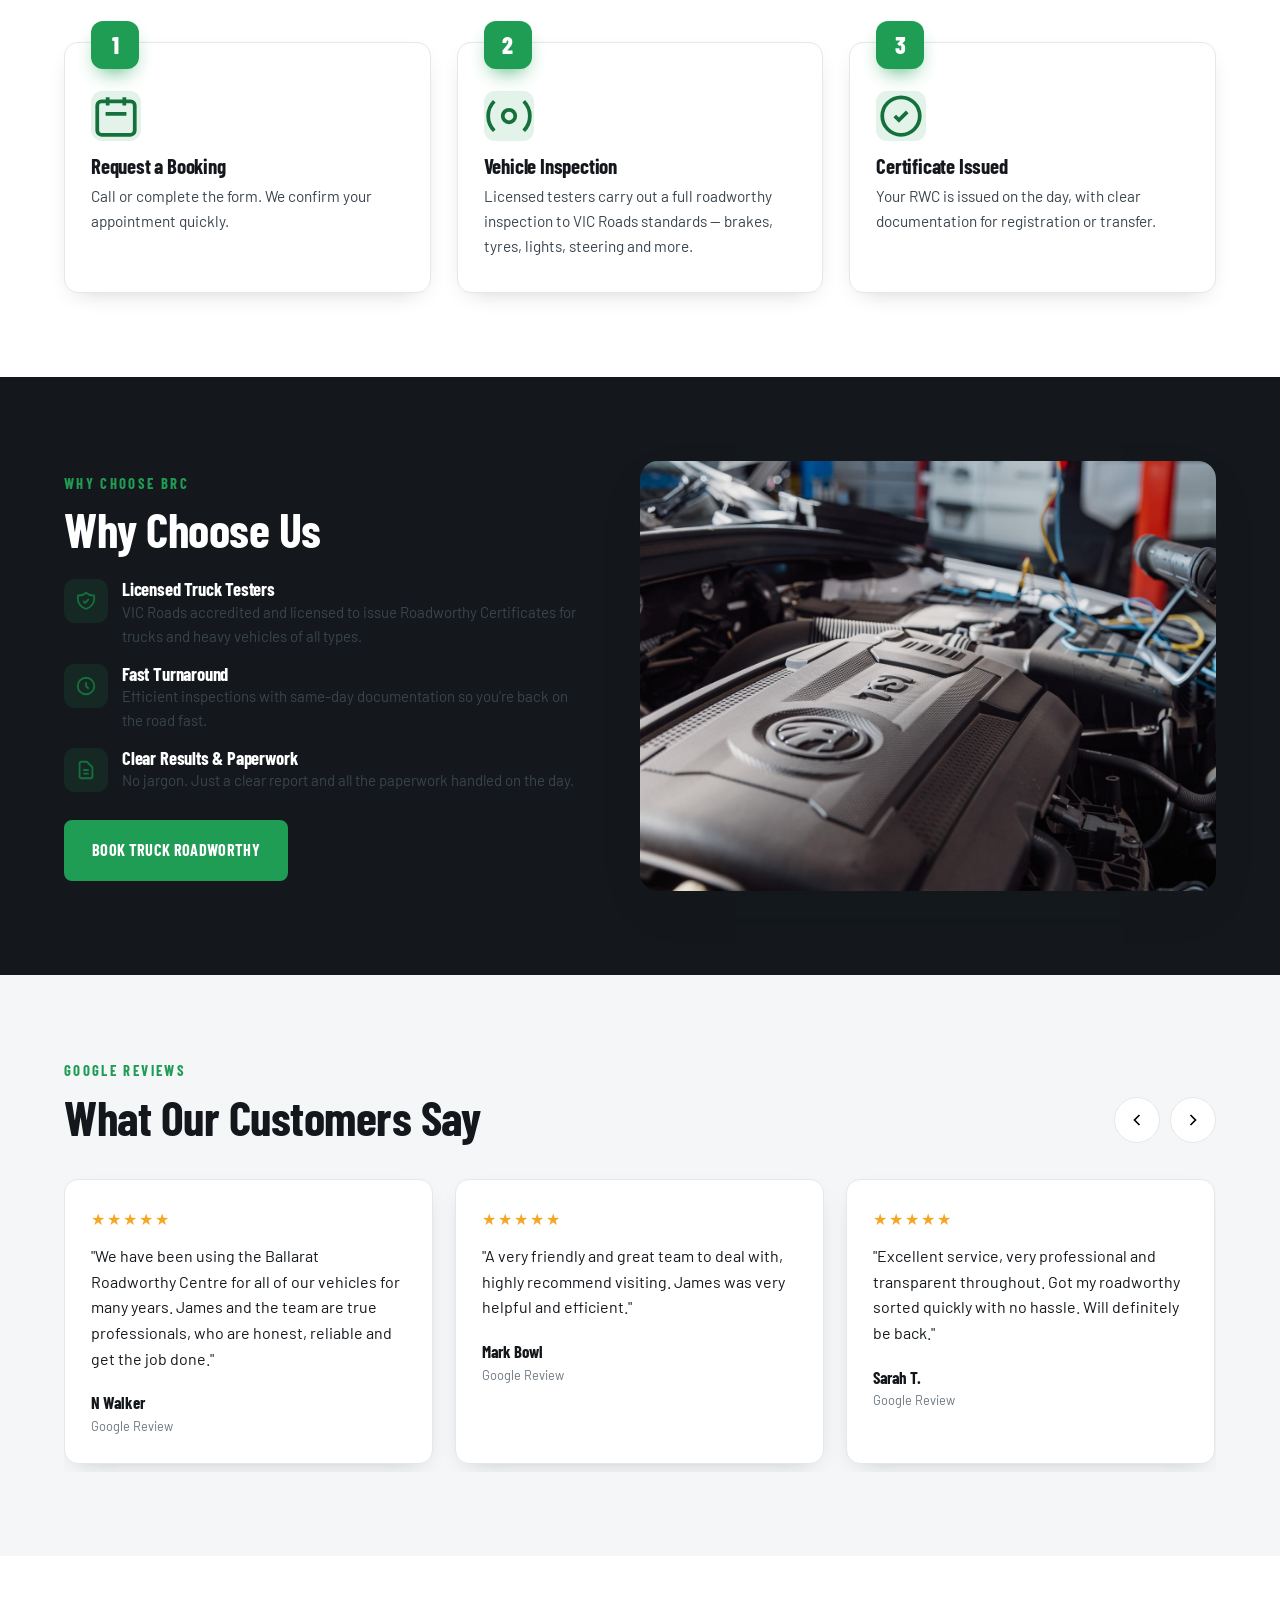
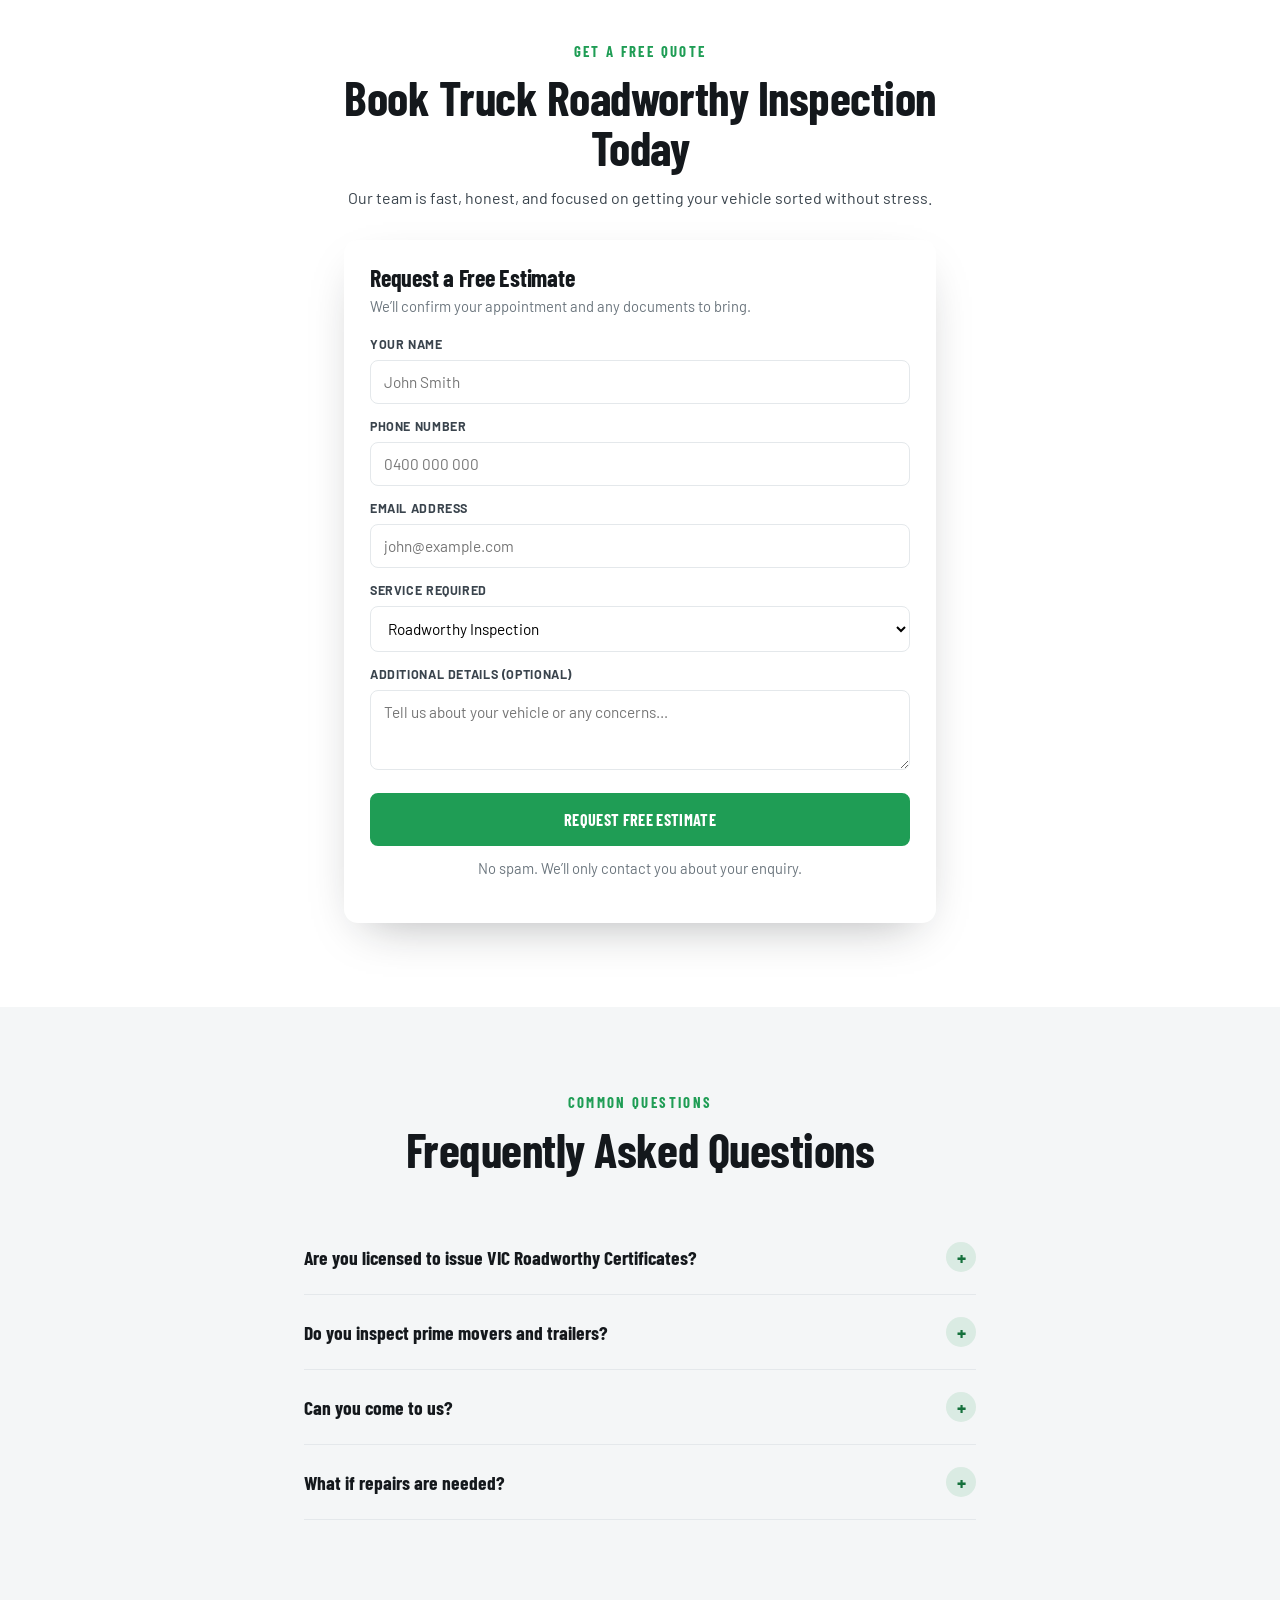
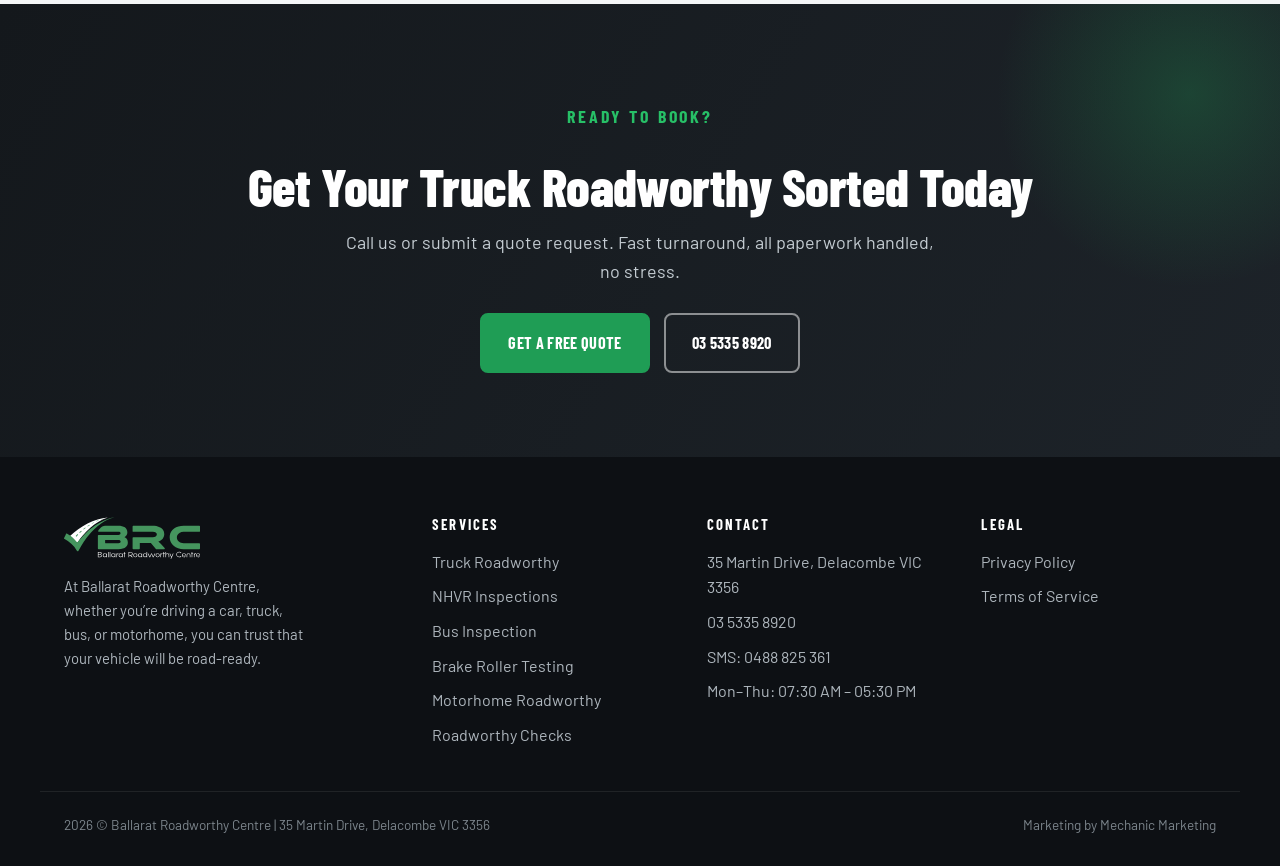
<file: truck-roadworthy-inspection/index.html>
<!DOCTYPE html>
<html lang="en">
<head>
  <meta charset="UTF-8">
  <meta name="viewport" content="width=device-width, initial-scale=1.0">
  <title>Truck Roadworthy Inspections Ballarat | VIC Licensed &amp; Certification</title>
  <meta name="description" content="Fast, licensed truck roadworthy inspections in Ballarat. VIC Roads compliant. Book online &mdash; all paperwork handled.">
  <link rel="icon" type="image/png" href="../favicon.png">
  <link rel="apple-touch-icon" href="../favicon.png">
  <link rel="preconnect" href="https://fonts.googleapis.com">
  <link rel="preconnect" href="https://fonts.gstatic.com" crossorigin>
  <link href="https://fonts.googleapis.com/css2?family=Barlow+Condensed:wght@600;700;800&family=Barlow:wght@400;500;600&display=swap" rel="stylesheet">
  <link rel="stylesheet" href="../styles.css">
  <script>(function(w,d,s,l,i){w[l]=w[l]||[];w[l].push({'gtm.start':new Date().getTime(),event:'gtm.js'});var f=d.getElementsByTagName(s)[0],j=d.createElement(s),dl=l!='dataLayer'?'&l='+l:'';j.async=true;j.src='https://www.googletagmanager.com/gtm.js?id='+i+dl;f.parentNode.insertBefore(j,f);})(window,document,'script','dataLayer','GTM-M9MFCFM');</script>
  <script>var $wc_load=function(a){return JSON.parse(JSON.stringify(a))},$wc_leads=$wc_leads||{doc:{url:$wc_load(document.URL),ref:$wc_load(document.referrer),search:$wc_load(location.search),hash:$wc_load(location.hash)}};</script>
  <script src="//s.ksrndkehqnwntyxlhgto.com/136716.js"></script>
</head>
<body>
<noscript><iframe src="https://www.googletagmanager.com/ns.html?id=GTM-M9MFCFM" height="0" width="0" style="display:none;visibility:hidden"></iframe></noscript>

<!-- HEADER -->
<header>
  <div class="hdr wrap">
    <a href="../"><img src="../images/white-logo-new.svg" alt="Ballarat Roadworthy Centre" class="brand-logo"></a>
    <div class="hdr-cta">
      <a href="tel:+61353358920" class="btn btn-outline">03 5335 8920</a>
      <a href="#form" class="btn btn-call">Get a Free Quote</a>
    </div>
  </div>
</header>

<!-- HERO -->
<section class="hero">
  <div class="wrap hero-grid">
    <div class="hero-copy reveal">
      <p class="eyebrow">Ballarat &middot; VIC Licensed Testers</p>
      <h1>VIC Truck Roadworthy<br>Inspections <em>Made Easy</em></h1>
      <p class="sub">Fast, Licensed Roadworthy Checks for Trucks and Heavy Vehicles</p>
      <ul>
        <li>
          <svg viewBox="0 0 24 24" fill="none" stroke="currentColor" stroke-width="2.5"><polyline points="20 6 9 17 4 12"/></svg>
          Licensed Truck Testers
        </li>
        <li>
          <svg viewBox="0 0 24 24" fill="none" stroke="currentColor" stroke-width="2.5"><polyline points="20 6 9 17 4 12"/></svg>
          Fast Turnaround
        </li>
        <li>
          <svg viewBox="0 0 24 24" fill="none" stroke="currentColor" stroke-width="2.5"><polyline points="20 6 9 17 4 12"/></svg>
          Clear Results &amp; All Paperwork Handled
        </li>
      </ul>
      <div class="cta-row">
        <a href="#form" class="btn btn-call">
          <svg viewBox="0 0 24 24" fill="none" stroke="currentColor" stroke-width="2.5"><polyline points="20 6 9 17 4 12"/></svg>
          Get a Free Quote
        </a>
        <a href="tel:+61353358920" class="btn btn-secondary">03 5335 8920</a>
      </div>
    </div>
    <div class="hero-media reveal">
      <div class="frame">
        <img src="../images/trucks.webp" alt="Truck roadworthy inspection at Ballarat Roadworthy Centre" loading="eager">
      </div>
      <div class="chip"><b>10,000+</b><span>Vehicles inspected</span></div>
    </div>
  </div>
</section>

<!-- SPLIT: Stay Safe -->
<section class="pad band-light">
  <div class="wrap split reveal">
    <img src="../images/exterior.jpg" alt="Ballarat Roadworthy Centre workshop" loading="lazy">
    <div>
      <p class="eyebrow">Compliant &amp; On the Road</p>
      <h2 class="section-title">Stay Safe, Stay Compliant and Avoid Fines</h2>
      <p style="color:var(--steel);margin:16px 0 20px">An unroadworthy truck puts your livelihood, your licence and other road users at risk. Our licensed testers make it straightforward &mdash; thorough inspections, clear results, and all paperwork handled on the day.</p>
      <p style="color:var(--steel);margin-bottom:24px">We provide fast, hassle-free inspections for trucks, prime movers, and heavy vehicles, with full VIC Roads compliance and all necessary paperwork. Whether you are registering a new vehicle, selling your current one or transferring ownership, we will make sure everything is in order.</p>
      <p style="color:var(--steel);margin-bottom:24px">We offer flexible booking and, where possible, mobile inspection options to minimise your downtime. No guesswork, no delays.</p>
      <a href="#form" class="btn btn-onlight">Book an Inspection</a>
    </div>
  </div>
</section>

<!-- STEPS: How It Works -->
<section class="pad">
  <div class="wrap reveal">
    <p class="eyebrow center">Simple Process</p>
    <h2 class="section-title center">How It Works</h2>
    <div class="steps" style="margin-top:60px">
      <div class="step">
        <div class="num">1</div>
        <div class="ic">
          <svg viewBox="0 0 24 24" fill="none" stroke="currentColor" stroke-width="1.8"><path d="M8 7V3m8 4V3m-9 8h10M5 21h14a2 2 0 002-2V7a2 2 0 00-2-2H5a2 2 0 00-2 2v12a2 2 0 002 2z"/></svg>
        </div>
        <h3>Request a Booking</h3>
        <p>Call or complete the form. We confirm your appointment quickly.</p>
      </div>
      <div class="step">
        <div class="num">2</div>
        <div class="ic">
          <svg viewBox="0 0 24 24" fill="none" stroke="currentColor" stroke-width="1.8"><circle cx="12" cy="12" r="3"/><path d="M19.07 4.93a10 10 0 010 14.14M4.93 4.93a10 10 0 000 14.14"/></svg>
        </div>
        <h3>Vehicle Inspection</h3>
        <p>Licensed testers carry out a full roadworthy inspection to VIC Roads standards &mdash; brakes, tyres, lights, steering and more.</p>
      </div>
      <div class="step">
        <div class="num">3</div>
        <div class="ic">
          <svg viewBox="0 0 24 24" fill="none" stroke="currentColor" stroke-width="1.8"><path d="M9 12l2 2 4-4m6 2a9 9 0 11-18 0 9 9 0 0118 0z"/></svg>
        </div>
        <h3>Certificate Issued</h3>
        <p>Your RWC is issued on the day, with clear documentation for registration or transfer.</p>
      </div>
    </div>
  </div>
</section>

<!-- SPLIT: Why Choose Us -->
<section class="pad band-dark">
  <div class="wrap split reveal" style="grid-template-columns:.95fr 1.05fr">
    <div>
      <p class="eyebrow">Why Choose BRC</p>
      <h2 class="section-title" style="color:#fff">Why Choose Us</h2>
      <ul class="reasons">
        <li>
          <div class="ic"><svg viewBox="0 0 24 24" fill="none" stroke="currentColor" stroke-width="2"><path d="M9 12l2 2 4-4m5.618-4.016A11.955 11.955 0 0112 2.944a11.955 11.955 0 01-8.618 3.04A12.02 12.02 0 003 9c0 5.591 3.824 10.29 9 11.622 5.176-1.332 9-6.03 9-11.622 0-1.042-.133-2.052-.382-3.016z"/></svg></div>
          <div>
            <h4>Licensed Truck Testers</h4>
            <p>VIC Roads accredited and licensed to issue Roadworthy Certificates for trucks and heavy vehicles of all types.</p>
          </div>
        </li>
        <li>
          <div class="ic"><svg viewBox="0 0 24 24" fill="none" stroke="currentColor" stroke-width="2"><path d="M12 8v4l3 3m6-3a9 9 0 11-18 0 9 9 0 0118 0z"/></svg></div>
          <div>
            <h4>Fast Turnaround</h4>
            <p>Efficient inspections with same-day documentation so you&rsquo;re back on the road fast.</p>
          </div>
        </li>
        <li>
          <div class="ic"><svg viewBox="0 0 24 24" fill="none" stroke="currentColor" stroke-width="2"><path d="M9 12h6m-6 4h6m2 5H7a2 2 0 01-2-2V5a2 2 0 012-2h5.586a1 1 0 01.707.293l5.414 5.414a1 1 0 01.293.707V19a2 2 0 01-2 2z"/></svg></div>
          <div>
            <h4>Clear Results &amp; Paperwork</h4>
            <p>No jargon. Just a clear report and all the paperwork handled on the day.</p>
          </div>
        </li>
      </ul>
      <a href="#form" class="btn btn-call">Book Truck Roadworthy</a>
    </div>
    <img src="../images/diagnostics.jpg" alt="Truck roadworthy inspection" loading="lazy" style="border-radius:18px">
  </div>
</section>

<!-- REVIEWS -->
<section class="pad band-light">
  <div class="wrap">
    <div class="rev-head reveal">
      <div>
        <p class="eyebrow">Google Reviews</p>
        <h2 class="section-title">What Our Customers Say</h2>
      </div>
      <div class="rev-ctrls">
        <button id="revPrev" aria-label="Previous review">
          <svg viewBox="0 0 24 24" fill="none" stroke="currentColor" stroke-width="2"><polyline points="15 18 9 12 15 6"/></svg>
        </button>
        <button id="revNext" aria-label="Next review">
          <svg viewBox="0 0 24 24" fill="none" stroke="currentColor" stroke-width="2"><polyline points="9 18 15 12 9 6"/></svg>
        </button>
      </div>
    </div>
    <div class="rev-track" id="revTrack">
      <div class="rev-card">
        <div class="stars">&#9733;&#9733;&#9733;&#9733;&#9733;</div>
        <p class="q">"We have been using the Ballarat Roadworthy Centre for all of our vehicles for many years. James and the team are true professionals, who are honest, reliable and get the job done."</p>
        <p class="who">N Walker</p>
        <p class="src">Google Review</p>
      </div>
      <div class="rev-card">
        <div class="stars">&#9733;&#9733;&#9733;&#9733;&#9733;</div>
        <p class="q">"A very friendly and great team to deal with, highly recommend visiting. James was very helpful and efficient."</p>
        <p class="who">Mark Bowl</p>
        <p class="src">Google Review</p>
      </div>
      <div class="rev-card">
        <div class="stars">&#9733;&#9733;&#9733;&#9733;&#9733;</div>
        <p class="q">"Excellent service, very professional and transparent throughout. Got my roadworthy sorted quickly with no hassle. Will definitely be back."</p>
        <p class="who">Sarah T.</p>
        <p class="src">Google Review</p>
      </div>
    </div>
  </div>
</section>

<!-- QUOTE FORM -->
<section class="pad" id="form">
  <div class="wrap reveal" style="max-width:640px;margin:0 auto">
    <p class="eyebrow center">Get a Free Quote</p>
    <h2 class="section-title center">Book Truck Roadworthy Inspection Today</h2>
    <p style="text-align:center;color:var(--steel);margin:12px 0 30px">Our team is fast, honest, and focused on getting your vehicle sorted without stress.</p>
    <div class="quote-card">
      <h3>Request a Free Estimate</h3>
      <p>We&rsquo;ll confirm your appointment and any documents to bring.</p>
      <form id="contact-form" action="#" method="POST">
        <div class="field">
          <label for="f-name">Your Name</label>
          <input type="text" id="f-name" name="name" placeholder="John Smith" required>
        </div>
        <div class="field">
          <label for="f-phone">Phone Number</label>
          <input type="tel" id="f-phone" name="phone" placeholder="0400 000 000" required>
        </div>
        <div class="field">
          <label for="f-email">Email Address</label>
          <input type="email" id="f-email" name="email" placeholder="john@example.com">
        </div>
        <div class="field">
          <label for="f-service">Service Required</label>
          <select id="f-service" name="service" required>
            <option value="" disabled selected>Select a service&hellip;</option>
            <option>Annual Bus Inspection</option>
            <option selected>Roadworthy Inspection</option>
            <option>Motorhome Roadworthy</option>
            <option>Service</option>
            <option>Vehicle Repair</option>
          </select>
        </div>
        <div class="field">
          <label for="f-message">Additional Details (optional)</label>
          <textarea id="f-message" name="message" rows="3" placeholder="Tell us about your vehicle or any concerns&hellip;"></textarea>
        </div>
        <button type="submit" class="btn btn-call">Request Free Estimate</button>
      </form>
      <p class="form-reassure">No spam. We&rsquo;ll only contact you about your enquiry.</p>
    </div>
  </div>
</section>

<!-- FAQ -->
<section class="pad band-light">
  <div class="wrap reveal" style="max-width:720px;margin:0 auto">
    <p class="eyebrow center">Common Questions</p>
    <h2 class="section-title center" style="margin-bottom:36px">Frequently Asked Questions</h2>
    <div class="faq">
      <div class="faq-item">
        <button class="faq-q" aria-expanded="false">
          Are you licensed to issue VIC Roadworthy Certificates?
          <span class="pm">+</span>
        </button>
        <div class="faq-a"><div class="faq-a-inner">Yes. We are VIC Roads accredited and licensed to issue Roadworthy Certificates for trucks and heavy vehicles of all types.</div></div>
      </div>
      <div class="faq-item">
        <button class="faq-q" aria-expanded="false">
          Do you inspect prime movers and trailers?
          <span class="pm">+</span>
        </button>
        <div class="faq-a"><div class="faq-a-inner">Yes. We inspect prime movers, semi-trailers, rigid trucks and most other heavy vehicle configurations. Call us to confirm availability for your specific vehicle.</div></div>
      </div>
      <div class="faq-item">
        <button class="faq-q" aria-expanded="false">
          Can you come to us?
          <span class="pm">+</span>
        </button>
        <div class="faq-a"><div class="faq-a-inner">Mobile inspection options may be available depending on your location. Call us on <a href="tel:+61353358920">03 5335 8920</a> to discuss.</div></div>
      </div>
      <div class="faq-item">
        <button class="faq-q" aria-expanded="false">
          What if repairs are needed?
          <span class="pm">+</span>
        </button>
        <div class="faq-a"><div class="faq-a-inner">We&rsquo;ll provide a written list of required repairs with clear explanations. You can choose to have the work done with us or elsewhere &mdash; no pressure.</div></div>
      </div>
    </div>
  </div>
</section>

<!-- FINAL CTA -->
<section class="pad final">
  <div class="wrap reveal">
    <p class="eyebrow" style="color:var(--green-bright)">Ready to Book?</p>
    <h2>Get Your Truck Roadworthy Sorted Today</h2>
    <p>Call us or submit a quote request. Fast turnaround, all paperwork handled, no stress.</p>
    <div class="cta-row center">
      <a href="#form" class="btn btn-call">Get a Free Quote</a>
      <a href="tel:+61353358920" class="btn btn-outline">03 5335 8920</a>
    </div>
  </div>
</section>

<!-- FOOTER -->
<footer>
  <div class="wrap ft-grid">
    <div class="ft-brand">
      <img src="../images/white-logo-new.svg" alt="Ballarat Roadworthy Centre" style="height:42px;margin-bottom:16px">
      <p>At Ballarat Roadworthy Centre, whether you&rsquo;re driving a car, truck, bus, or motorhome, you can trust that your vehicle will be road-ready.</p>
    </div>
    <div>
      <h4>Services</h4>
      <ul>
        <li><a href="../truck-roadworthy-inspection/">Truck Roadworthy</a></li>
        <li><a href="../nhvr-inspections/">NHVR Inspections</a></li>
        <li><a href="../bus-inspection/">Bus Inspection</a></li>
        <li><a href="../brake-roller-testing/">Brake Roller Testing</a></li>
        <li><a href="../motorhome-roadworthy/">Motorhome Roadworthy</a></li>
        <li><a href="../ballarat-roadworthy-checks-inspections/">Roadworthy Checks</a></li>
      </ul>
    </div>
    <div>
      <h4>Contact</h4>
      <ul>
        <li><a href="https://maps.google.com/?q=35+Martin+Drive,+Delacombe+VIC+3356" target="_blank" rel="noopener">35 Martin Drive, Delacombe VIC 3356</a></li>
        <li><a href="tel:+61353358920">03 5335 8920</a></li>
        <li><a href="sms:0488825361">SMS: 0488 825 361</a></li>
        <li>Mon&ndash;Thu: 07:30 AM &ndash; 05:30 PM</li>
      </ul>
    </div>
    <div>
      <h4>Legal</h4>
      <ul>
        <li><a href="../privacy-policy/">Privacy Policy</a></li>
        <li><a href="../terms-of-service/">Terms of Service</a></li>
      </ul>
    </div>
  </div>
  <div class="wrap ft-bottom">
    <span>2026 &copy; Ballarat Roadworthy Centre | 35 Martin Drive, Delacombe VIC 3356</span>
    <a href="https://mechanicmarketing.co" target="_blank" rel="noopener">Marketing by Mechanic Marketing</a>
  </div>
</footer>

<!-- MOBILE BAR -->
<div class="mobile-bar">
  <a href="tel:+61353358920" class="mb-call">Call Now</a>
  <a href="#form" class="mb-quote">Get Quote</a>
</div>

<script>
document.querySelectorAll('.faq-q').forEach(b=>{
  b.addEventListener('click',()=>{
    const open=b.getAttribute('aria-expanded')==='true';
    const a=b.nextElementSibling;
    b.setAttribute('aria-expanded',!open);
    a.style.maxHeight=open?null:a.scrollHeight+'px';
  });
});
const track=document.getElementById('revTrack');
if(track){
  const card=()=>track.querySelector('.rev-card').getBoundingClientRect().width+22;
  document.getElementById('revNext').onclick=()=>track.scrollBy({left:card(),behavior:'smooth'});
  document.getElementById('revPrev').onclick=()=>track.scrollBy({left:-card(),behavior:'smooth'});
}
const io=new IntersectionObserver((es)=>es.forEach(e=>{if(e.isIntersecting){e.target.classList.add('in');io.unobserve(e.target);}}),{threshold:.12});
document.querySelectorAll('.reveal').forEach(el=>io.observe(el));
</script>
</body>
</html>
</file>
<file: styles.css>
:root{
  --green:#1f9d55;
  --green-dk:#15713c;
  --green-bright:#27c067;
  --ink:#14181c;
  --ink-2:#1d2329;
  --steel:#3a444d;
  --line:#e4e8eb;
  --paper:#ffffff;
  --paper-2:#f4f6f7;
  --muted:#6c767e;
  --star:#f5a623;
  --r:14px;
  --shadow:0 18px 48px -22px rgba(20,24,28,.38);
  --shadow-sm:0 8px 24px -14px rgba(20,24,28,.30);
  --maxw:1200px;
  --display:'Barlow Condensed',sans-serif;
  --body:'Barlow',sans-serif;
}
*{margin:0;padding:0;box-sizing:border-box}
html{scroll-behavior:smooth}
body{font-family:var(--body);color:var(--ink);background:var(--paper);line-height:1.6;-webkit-font-smoothing:antialiased}
.wrap{max-width:var(--maxw);margin:0 auto;padding:0 24px}
h1,h2,h3,h4{font-family:var(--display);line-height:1.04;letter-spacing:-.01em;text-transform:none}
h2.section-title{font-size:clamp(2rem,4vw,3rem);font-weight:700;color:var(--ink)}
.eyebrow{font-family:var(--display);font-weight:700;letter-spacing:.16em;text-transform:uppercase;color:var(--green);font-size:.92rem;margin-bottom:10px}
a{text-decoration:none;color:inherit}
img{display:block;max-width:100%}
section{position:relative}
section[id]{scroll-margin-top:86px}
.band-dark{background:var(--ink);color:#fff}
.band-light{background:var(--paper-2)}
.pad{padding:84px 0}
.center{text-align:center}

/* ---------- Buttons ---------- */
.btn{display:inline-flex;align-items:center;gap:9px;font-family:var(--display);font-weight:700;font-size:1.02rem;letter-spacing:.02em;
  padding:15px 26px;border-radius:8px;border:2px solid transparent;cursor:pointer;transition:.18s ease;white-space:nowrap;text-transform:uppercase}
.btn svg{width:17px;height:17px}
.btn-call{background:var(--green);color:#fff;border-color:var(--green)}
.btn-call:hover{background:var(--green-dk);border-color:var(--green-dk);transform:translateY(-2px)}
.btn-secondary{background:#fff;color:var(--green-dk);border-color:#fff}
.btn-secondary:hover{background:var(--paper-2);transform:translateY(-2px)}
.btn-onlight{background:var(--ink);color:#fff;border-color:var(--ink)}
.btn-onlight:hover{background:#000;transform:translateY(-2px)}
.btn-outline{background:transparent;color:#fff;border-color:rgba(255,255,255,.5)}
.btn-outline:hover{border-color:#fff;background:rgba(255,255,255,.08)}
.cta-row{display:flex;gap:14px;flex-wrap:wrap}
.cta-row.center{justify-content:center}

/* ---------- Header ---------- */
header{position:sticky;top:0;z-index:60;background:rgba(20,24,28,.96);backdrop-filter:blur(8px);border-bottom:1px solid rgba(255,255,255,.08)}
.hdr{display:flex;align-items:center;justify-content:space-between;height:74px}
.brand-logo{height:42px;width:auto}
.hdr-cta{display:flex;align-items:center;gap:12px}
.hdr-cta .btn{padding:11px 20px;font-size:.92rem}

/* ---------- Hero ---------- */
.hero{background:var(--ink);color:#fff;overflow:hidden;position:relative}
.hero::before{content:"";position:absolute;inset:0;background:
  radial-gradient(900px 500px at 88% -10%,rgba(31,157,85,.22),transparent 60%);pointer-events:none}
.hero-grid{display:grid;grid-template-columns:1.05fr .95fr;gap:54px;align-items:center;padding:74px 0 84px}
.hero h1{font-size:clamp(2.6rem,5.4vw,4.3rem);font-weight:800;color:#fff}
.hero h1 em{font-style:normal;color:var(--green-bright)}
.hero .sub{font-size:1.18rem;color:#c4ccd2;margin:18px 0 24px;max-width:30em}
.trust-badge{display:inline-flex;align-items:center;gap:10px;background:rgba(255,255,255,.07);border:1px solid rgba(255,255,255,.14);
  padding:9px 16px;border-radius:50px;font-weight:600;font-size:.95rem;margin-bottom:22px}
.trust-badge .stars{color:var(--star);letter-spacing:1px}
.hero ul{list-style:none;display:flex;flex-direction:column;gap:11px;margin:6px 0 28px}
.hero li{display:flex;align-items:center;gap:11px;font-weight:500;color:#dfe5e9}
.hero li svg{width:21px;height:21px;flex:none;color:var(--green-bright)}
.hero-media{position:relative}
.hero-media .frame{position:relative;border-radius:18px;overflow:hidden;box-shadow:0 40px 80px -30px rgba(0,0,0,.7);
  clip-path:polygon(0 0,100% 0,100% 86%,0 100%)}
.hero-media img{width:100%;height:480px;object-fit:cover}
.hero-media .chip{position:absolute;left:-14px;bottom:34px;background:var(--green);color:#fff;font-family:var(--display);font-weight:800;
  padding:16px 22px;border-radius:12px;box-shadow:var(--shadow);line-height:1}
.hero-media .chip b{font-size:2rem;display:block}
.hero-media .chip span{font-size:.78rem;font-weight:600;letter-spacing:.1em;text-transform:uppercase;opacity:.9}

/* ---------- Quote form ---------- */
.quote-card{background:#fff;color:var(--ink);border-radius:var(--r);padding:26px;box-shadow:var(--shadow)}
.quote-card h3{font-size:1.5rem;font-weight:700;margin-bottom:4px}
.quote-card p{color:var(--muted);font-size:.92rem;margin-bottom:16px}
.field{margin-bottom:13px}
.field label{display:block;font-size:.78rem;font-weight:700;letter-spacing:.05em;text-transform:uppercase;color:var(--steel);margin-bottom:5px}
.field input,.field select,.field textarea{width:100%;padding:12px 13px;border:1.5px solid var(--line);border-radius:8px;font-family:var(--body);font-size:.96rem;background:#fff;transition:.15s}
.field input:focus,.field select:focus,.field textarea:focus{outline:none;border-color:var(--green);box-shadow:0 0 0 3px rgba(31,157,85,.13)}
.form-row-3{display:grid;grid-template-columns:1fr 1fr 1fr;gap:12px}
.quote-card .btn{width:100%;justify-content:center;margin-top:4px}
.form-reassure{font-size:.8rem;color:var(--muted);text-align:center;margin-top:11px}

/* ---------- Services grid ---------- */
.svc-grid{display:grid;grid-template-columns:repeat(3,1fr);gap:26px;margin-top:46px}
.svc-card{background:#fff;border-radius:var(--r);overflow:hidden;box-shadow:var(--shadow-sm);transition:.22s;display:flex;flex-direction:column;border:1px solid var(--line)}
.svc-card:hover{transform:translateY(-6px);box-shadow:var(--shadow)}
.svc-media{aspect-ratio:16/10;overflow:hidden;background:var(--ink-2)}
.svc-media img{width:100%;height:100%;object-fit:cover;transition:.4s}
.svc-card:hover .svc-media img{transform:scale(1.06)}
.svc-body{padding:22px;display:flex;flex-direction:column;flex:1}
.svc-body h3{font-size:1.42rem;font-weight:700;margin-bottom:8px}
.svc-body p{color:var(--steel);font-size:.96rem;margin-bottom:16px;flex:1}
.svc-link{font-family:var(--display);font-weight:700;text-transform:uppercase;letter-spacing:.04em;color:var(--green-dk);font-size:.95rem;display:inline-flex;gap:7px;align-items:center}
.svc-link:hover{gap:11px}

/* ---------- Split (why choose) ---------- */
.split{display:grid;grid-template-columns:1.05fr .95fr;gap:54px;align-items:center}
.split img{width:100%;height:430px;object-fit:cover;border-radius:18px;box-shadow:var(--shadow)}
.reasons{list-style:none;display:flex;flex-direction:column;gap:16px;margin:24px 0 28px}
.reasons li{display:flex;gap:14px;align-items:flex-start}
.reasons .ic,.ic{flex:none;width:44px;height:44px;border-radius:11px;background:rgba(31,157,85,.12);display:grid;place-items:center;color:var(--green-dk)}
.reasons .ic svg,.ic svg{width:22px;height:22px}
.reasons h4{font-size:1.16rem;font-weight:700;margin-bottom:1px}
.reasons p{color:var(--steel);font-size:.94rem}

/* ---------- Heritage ---------- */
.heritage{display:grid;grid-template-columns:.9fr 1.1fr;gap:50px;align-items:center}
.heritage .stat{font-family:var(--display);font-weight:800;color:var(--green-bright);font-size:5.5rem;line-height:.9}
.heritage .stat span{display:block;font-size:1.1rem;font-weight:600;letter-spacing:.04em;color:#fff;text-transform:uppercase}
.heritage p{color:#c4ccd2;font-size:1.06rem;margin-top:18px}
.heritage-imgs{display:grid;grid-template-columns:1fr 1fr;gap:16px}
.heritage-imgs img{width:100%;height:215px;object-fit:cover;border-radius:12px}
.heritage-imgs img:first-child{grid-row:span 2;height:446px}

/* ---------- Steps (process) ---------- */
.steps{display:grid;grid-template-columns:repeat(3,1fr);gap:26px;margin-top:48px}
.step{background:#fff;border-radius:var(--r);padding:34px 26px;box-shadow:var(--shadow-sm);position:relative;border:1px solid var(--line);transition:.2s}
.step:hover{transform:translateY(-5px);box-shadow:var(--shadow)}
.step .num{position:absolute;top:-22px;left:26px;width:48px;height:48px;border-radius:12px;background:var(--green);color:#fff;
  font-family:var(--display);font-weight:800;font-size:1.5rem;display:grid;place-items:center;box-shadow:0 10px 22px -10px var(--green)}
.step .ic{width:50px;height:50px;color:var(--green-dk);margin:14px 0 14px}
.step .ic svg{width:50px;height:50px}
.step h3{font-size:1.3rem;font-weight:700;margin-bottom:8px}
.step p{color:var(--steel);font-size:.96rem}

/* ---------- Reviews carousel ---------- */
.rev-head{display:flex;justify-content:space-between;align-items:flex-end;flex-wrap:wrap;gap:16px}
.rev-track{display:flex;gap:22px;overflow-x:auto;scroll-snap-type:x mandatory;scroll-behavior:smooth;padding:36px 0 8px;-ms-overflow-style:none;scrollbar-width:none}
.rev-track::-webkit-scrollbar{display:none}
.rev-card{flex:0 0 calc(33.333% - 15px);scroll-snap-align:start;background:#fff;border:1px solid var(--line);border-radius:var(--r);padding:26px;box-shadow:var(--shadow-sm)}
.rev-card .stars{color:var(--star);letter-spacing:2px;margin-bottom:12px}
.rev-card .q{font-size:1rem;color:var(--ink);line-height:1.6;margin-bottom:18px}
.rev-card .who{font-family:var(--display);font-weight:700;font-size:1.05rem}
.rev-card .src{font-size:.8rem;color:var(--muted)}
.rev-ctrls{display:flex;gap:10px}
.rev-ctrls button{width:46px;height:46px;border-radius:50%;border:1.5px solid var(--line);background:#fff;cursor:pointer;display:grid;place-items:center;transition:.15s}
.rev-ctrls button:hover{background:var(--green);border-color:var(--green);color:#fff}
.rev-ctrls svg{width:20px;height:20px}
.rev-more{display:inline-flex;align-items:center;gap:7px;font-family:var(--display);font-weight:700;text-transform:uppercase;letter-spacing:.04em;color:var(--green-dk)}

/* ---------- Brands ---------- */
.brands{display:flex;flex-wrap:wrap;justify-content:center;align-items:center;gap:34px 46px;margin-top:40px}
.brands img{height:52px;width:auto;object-fit:contain;filter:grayscale(100%);opacity:.62;transition:.2s}
.brands img:hover{filter:none;opacity:1}

/* ---------- Accreditation ---------- */
.accred{display:flex;align-items:center;justify-content:center;gap:42px;flex-wrap:wrap;margin-top:6px}
.accred img{height:54px;width:auto;object-fit:contain}
.accred .bea{height:84px}

/* ---------- Contact / quote grid ---------- */
.contact-grid{display:grid;grid-template-columns:1.05fr .95fr;gap:48px;align-items:center}

/* ---------- FAQ ---------- */
.faq{max-width:840px;margin:46px auto 0}
.faq-item{border-bottom:1px solid var(--line)}
.faq-q{width:100%;text-align:left;background:none;border:none;cursor:pointer;padding:22px 0;display:flex;justify-content:space-between;align-items:center;gap:20px;
  font-family:var(--display);font-weight:700;font-size:1.22rem;color:var(--ink)}
.faq-q .pm{flex:none;width:30px;height:30px;border-radius:50%;background:rgba(31,157,85,.12);color:var(--green-dk);display:grid;place-items:center;font-size:1.3rem;transition:.2s}
.faq-q[aria-expanded="true"] .pm{background:var(--green);color:#fff;transform:rotate(45deg)}
.faq-a{max-height:0;overflow:hidden;transition:max-height .3s ease}
.faq-a p,.faq-a-inner{padding:0 0 22px;color:var(--steel)}

/* ---------- Final CTA ---------- */
.final{background:linear-gradient(120deg,var(--ink) 0%,var(--ink-2) 100%);color:#fff;text-align:center;position:relative;overflow:hidden}
.final::after{content:"";position:absolute;right:-120px;top:-120px;width:420px;height:420px;border-radius:50%;background:radial-gradient(circle,rgba(31,157,85,.28),transparent 65%)}
.final h2{font-size:clamp(2.1rem,4.4vw,3.3rem);font-weight:800;position:relative}
.final p{color:#c4ccd2;font-size:1.12rem;margin:14px auto 28px;max-width:34em;position:relative}

/* ---------- Footer ---------- */
footer{background:#0d1014;color:#aeb6bd;padding:60px 0 30px}
.ft-grid{display:grid;grid-template-columns:1.4fr 1fr 1fr 1fr;gap:40px}
.ft-brand p{margin-top:14px;font-size:.93rem;max-width:30ch}
footer h4{font-family:var(--display);color:#fff;font-size:.92rem;letter-spacing:.14em;text-transform:uppercase;margin-bottom:16px}
footer ul{list-style:none;display:flex;flex-direction:column;gap:9px}
footer a:hover{color:var(--green-bright)}
.ft-bottom{border-top:1px solid rgba(255,255,255,.08);margin-top:44px;padding-top:22px;display:flex;justify-content:space-between;flex-wrap:wrap;gap:10px;font-size:.85rem;color:#7c858c}

/* ---------- Reveal animation ---------- */
.reveal{opacity:0;transform:translateY(24px);transition:opacity .6s ease,transform .6s ease}
.reveal.in{opacity:1;transform:none}

/* ---------- Mobile sticky bar ---------- */
.mobile-bar{display:none}

/* ---------- Utility pages ---------- */
.util-hero{background:var(--ink);color:#fff;padding:64px 0;text-align:center}
.util-hero h1{font-size:clamp(2rem,5vw,3.5rem);font-weight:800}
.util-hero p{color:#c4ccd2;margin-top:12px;font-size:1.06rem}
.util-content{padding:80px 0;background:var(--paper)}
.util-content-inner{max-width:860px;margin:0 auto;padding:0 24px}
.util-content h2{font-size:1.6rem;font-weight:700;margin:36px 0 12px;color:var(--ink)}
.util-content h2:first-child{margin-top:0}
.util-content p{color:var(--steel);font-size:.97rem;margin-bottom:14px;line-height:1.7}
.util-content ul{margin:0 0 20px 20px;color:var(--steel);font-size:.97rem}
.util-content ul li{margin-bottom:6px;line-height:1.7}
.util-content a{color:var(--green-dk);text-decoration:underline}

/* ---------- Responsive ---------- */
@media(max-width:980px){
  .hero-grid,.split,.heritage,.contact-grid{grid-template-columns:1fr;gap:34px}
  .svc-grid,.steps{grid-template-columns:1fr 1fr}
  .heritage-imgs img:first-child{grid-row:auto;height:215px}
  .hero-media img{height:360px}
  .rev-card{flex:0 0 calc(50% - 11px)}
  .ft-grid{grid-template-columns:1fr 1fr}
}
@media(max-width:680px){
  .pad{padding:60px 0}
  .hdr-cta .btn-secondary{display:none}
  .svc-grid,.steps{grid-template-columns:1fr}
  .steps{gap:40px}
  .form-row-3{grid-template-columns:1fr}
  .rev-card{flex:0 0 84%}
  .ft-grid{grid-template-columns:1fr 1fr}
  .hero-media .chip{left:0}
  .mobile-bar{display:flex;position:fixed;bottom:0;left:0;right:0;z-index:90;background:var(--ink);border-top:1px solid rgba(255,255,255,.1)}
  .mobile-bar a{flex:1;text-align:center;padding:15px;font-family:var(--display);font-weight:700;text-transform:uppercase;letter-spacing:.03em}
  .mobile-bar .mb-call{background:var(--green);color:#fff}
  .mobile-bar .mb-quote{color:#fff}
  body{padding-bottom:56px}
}
</file>
